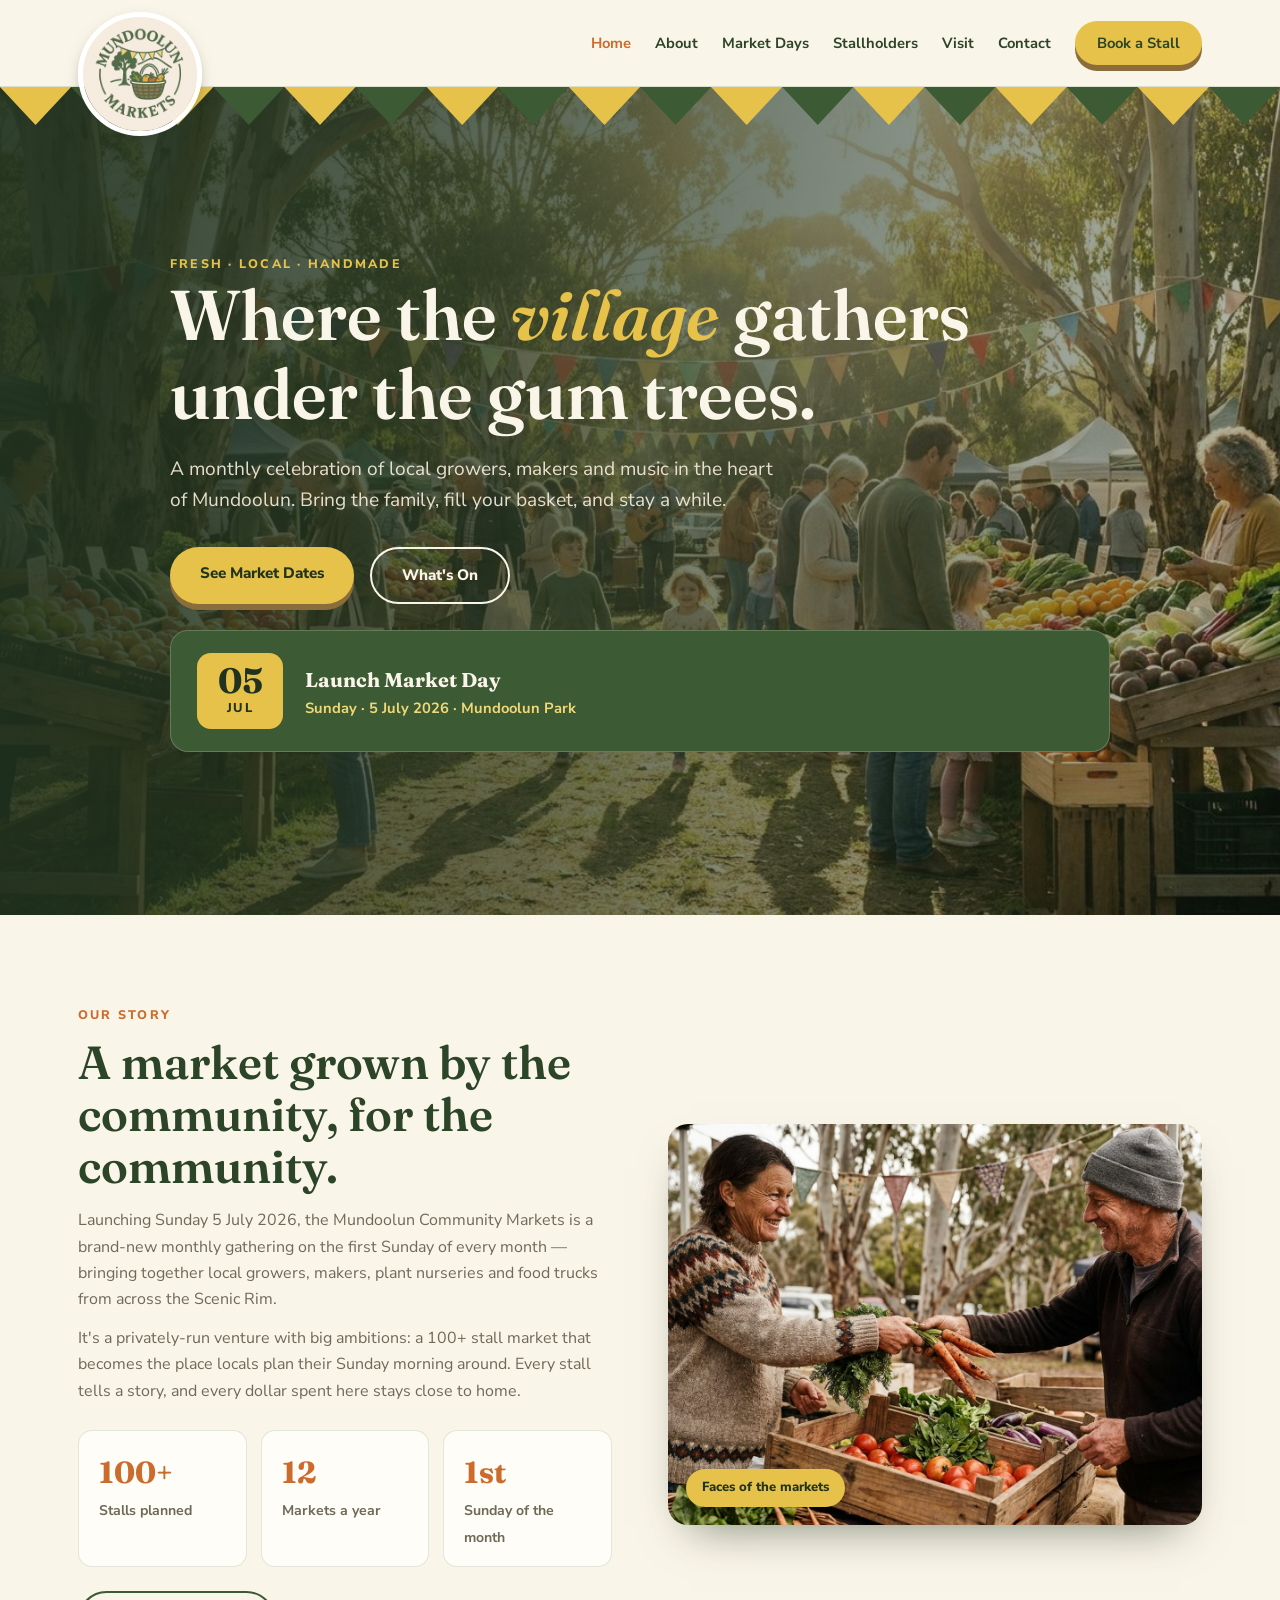
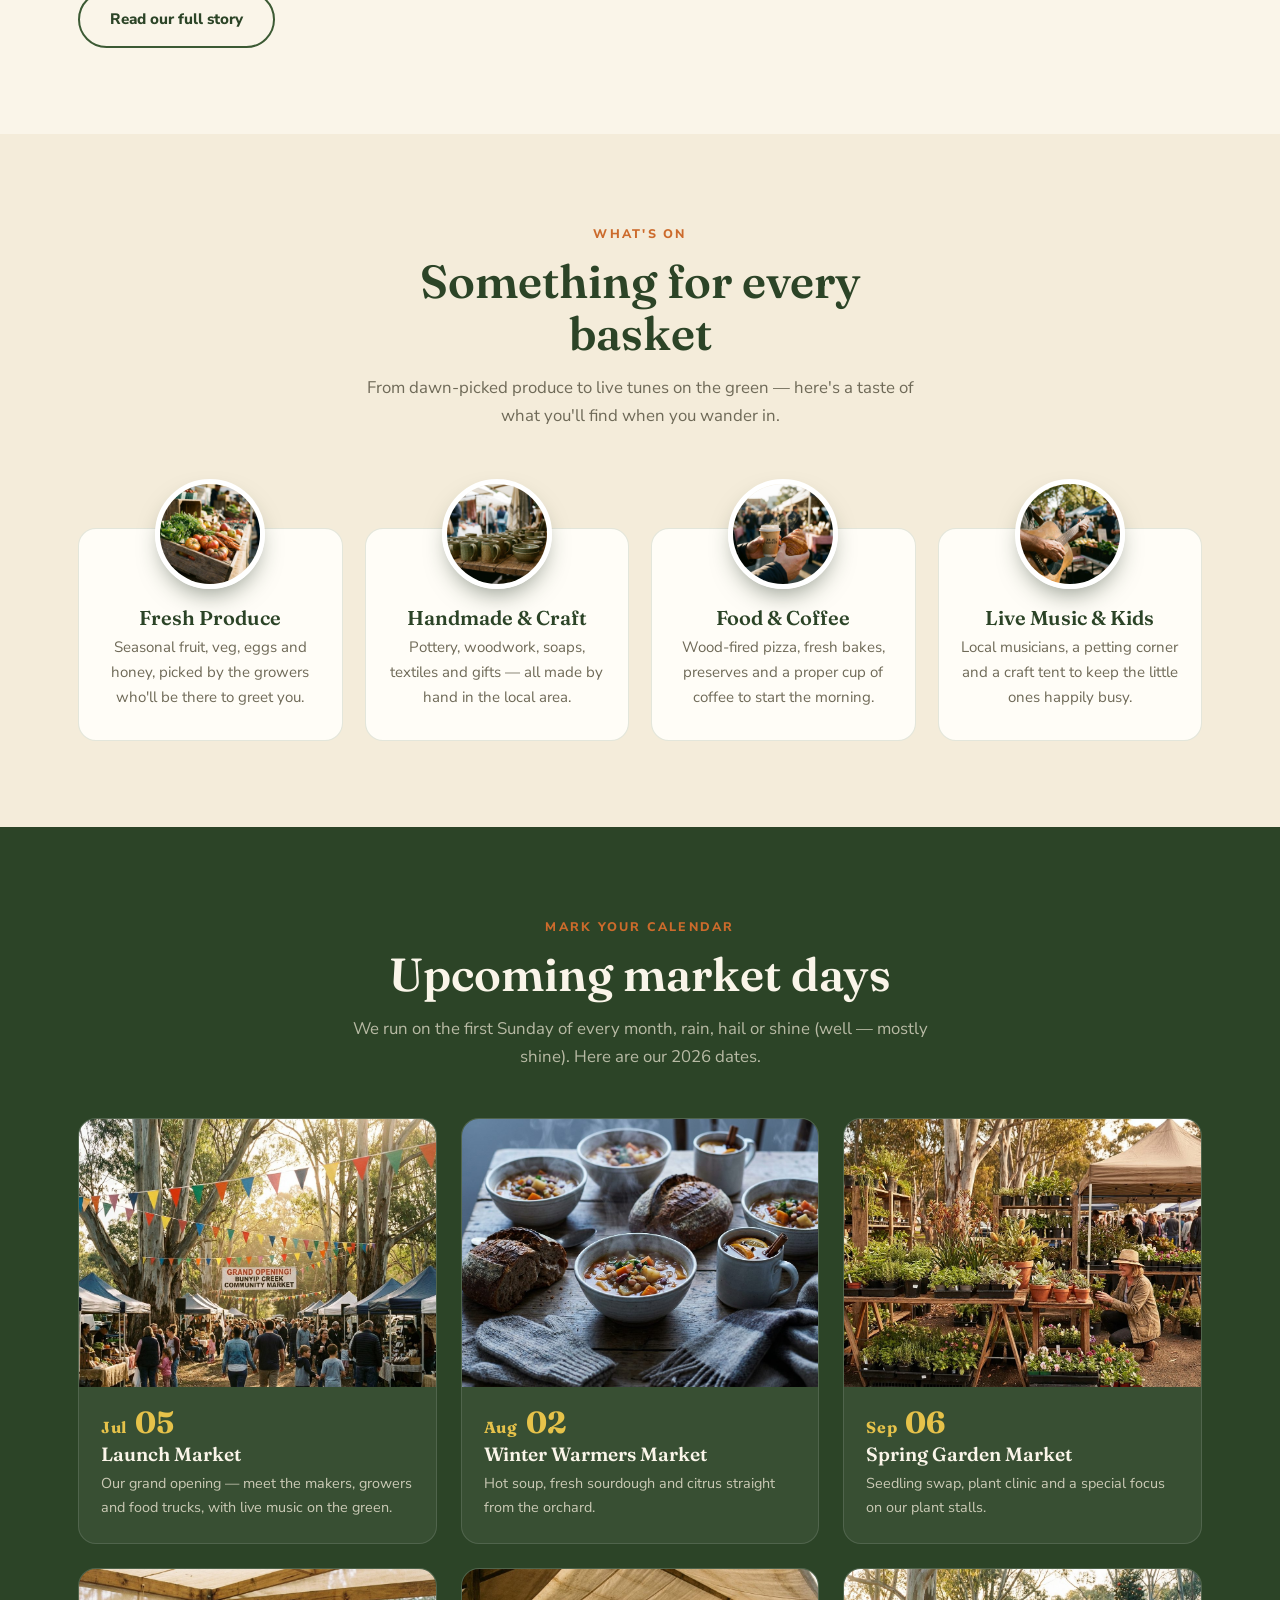
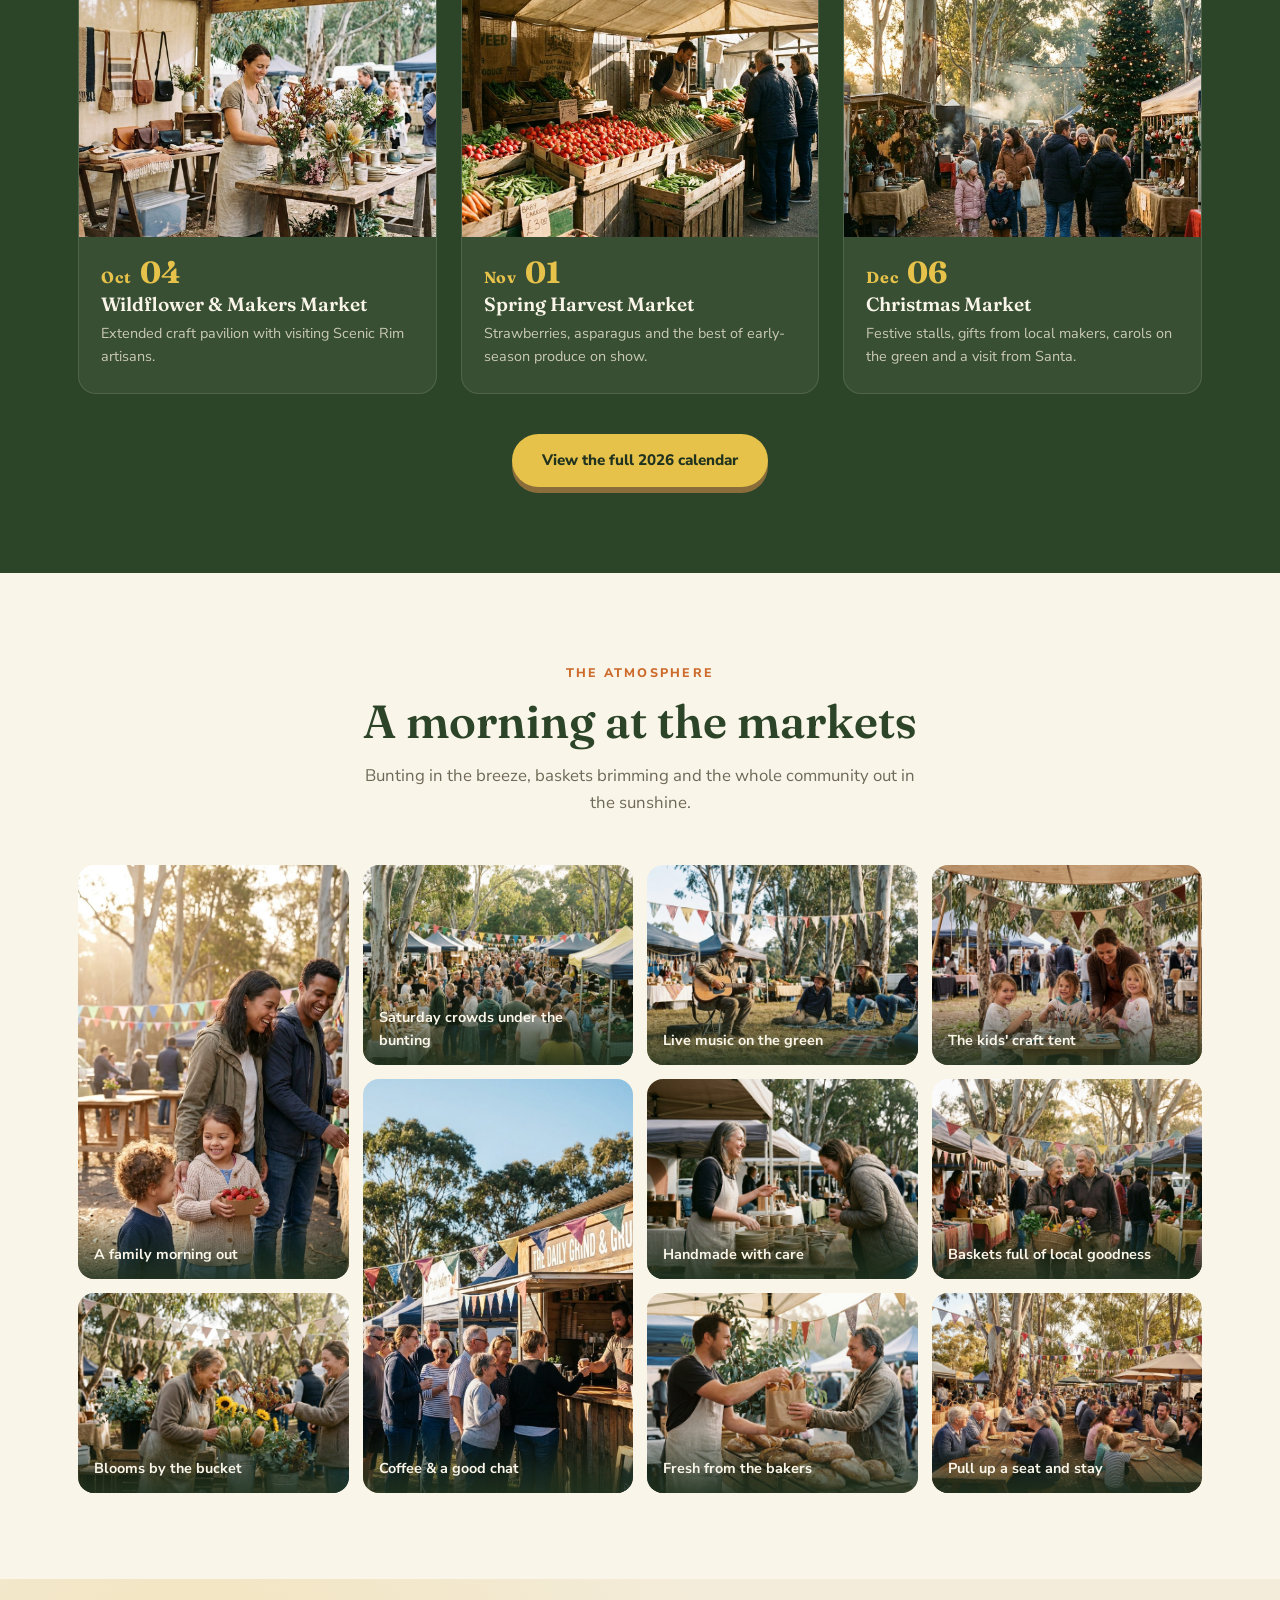
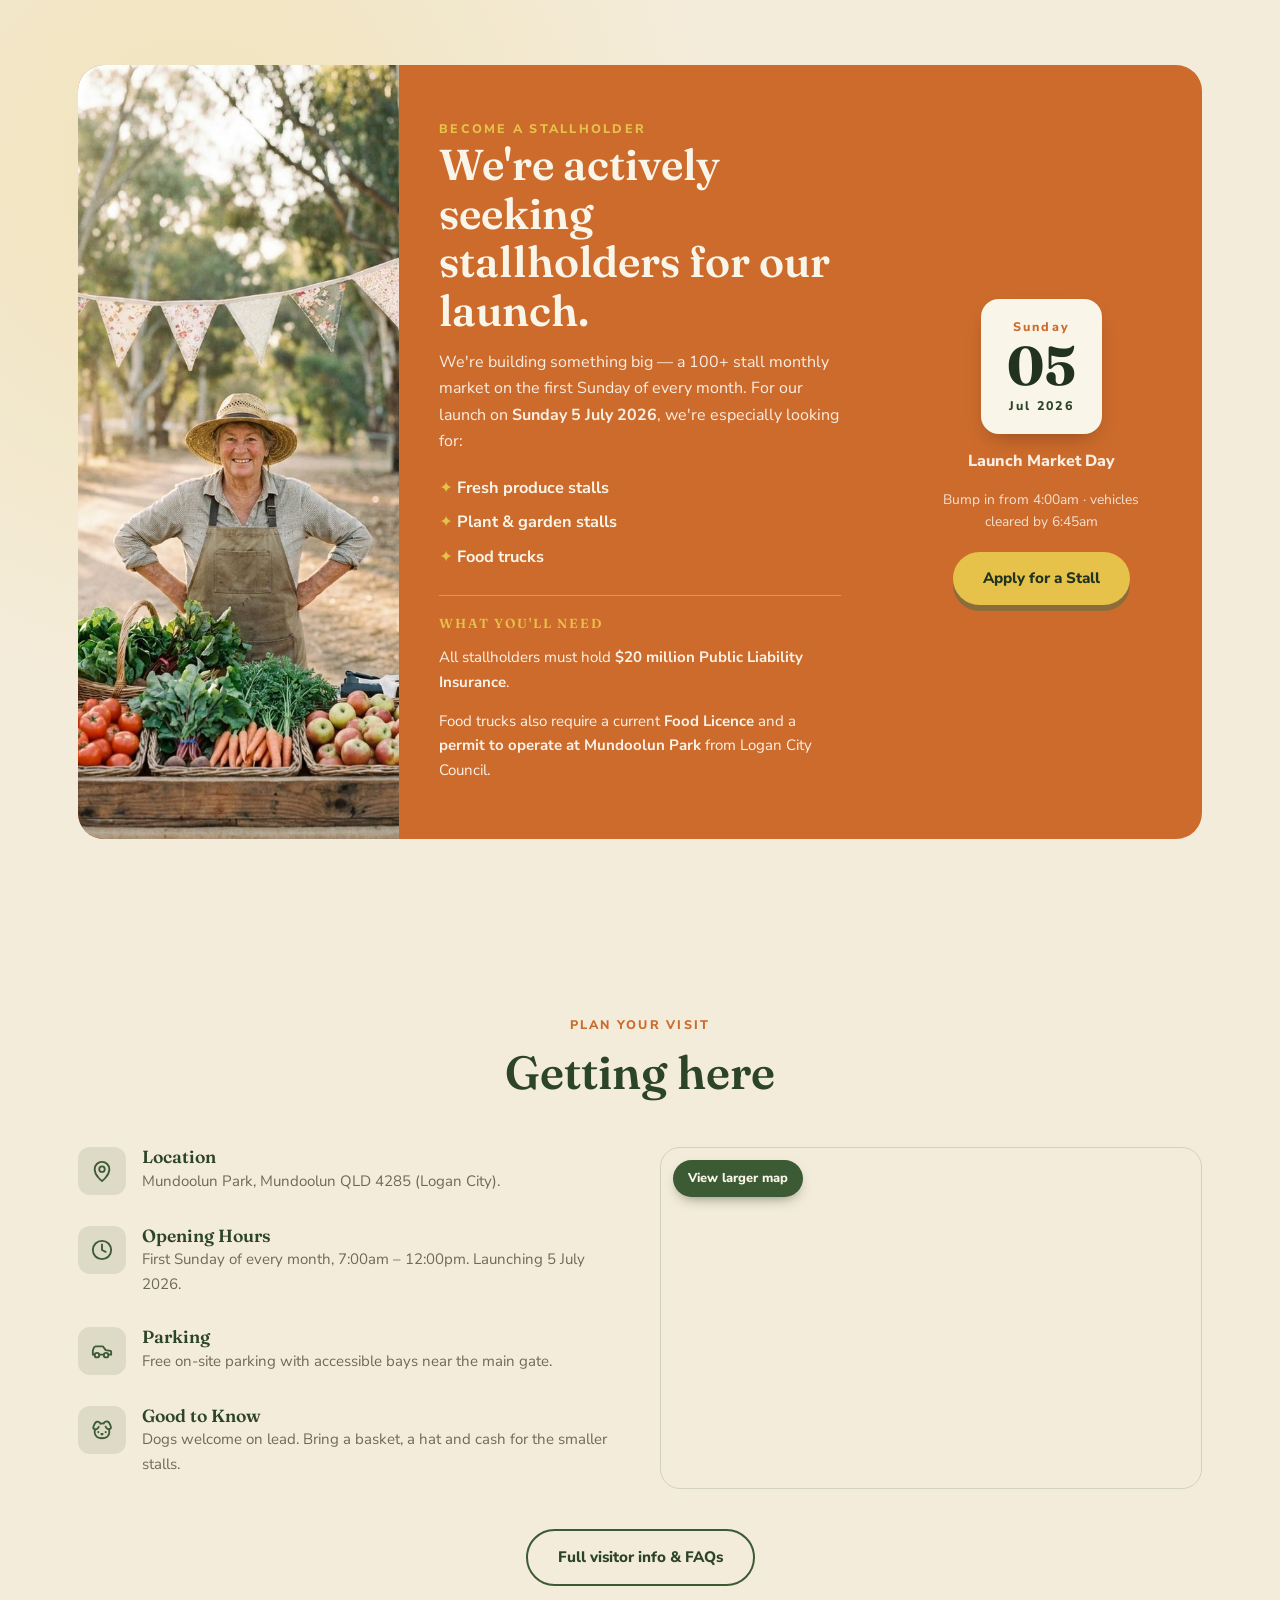
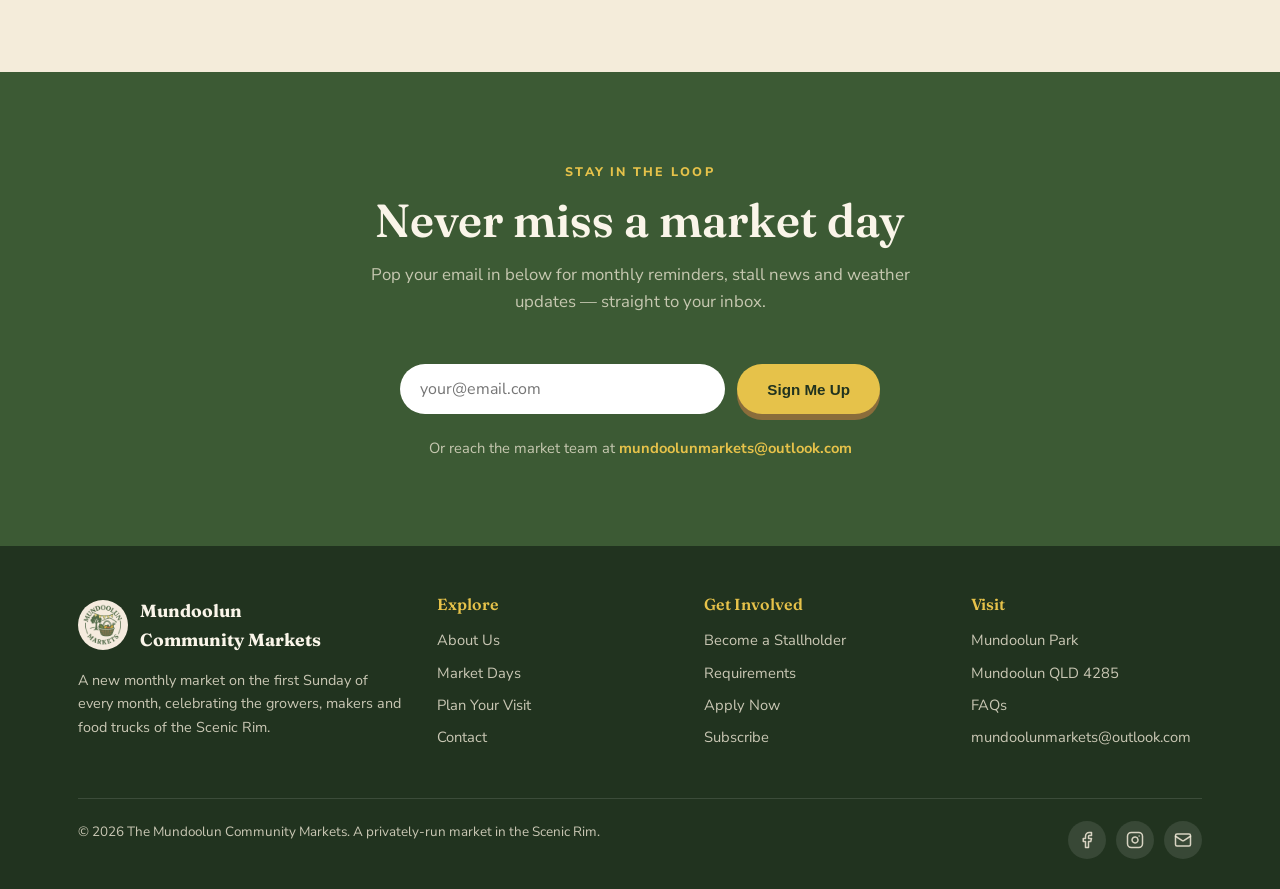
<file: index.html>
<!DOCTYPE html>
<html lang="en">
<head>
<meta charset="UTF-8" />
<meta name="viewport" content="width=device-width, initial-scale=1.0" />
<title>The Mundoolun Community Markets</title>
<link rel="preconnect" href="https://fonts.googleapis.com" />
<link rel="preconnect" href="https://fonts.gstatic.com" crossorigin />
<link href="https://fonts.googleapis.com/css2?family=Fraunces:opsz,wght@9..144,400;9..144,500;9..144,600;9..144,700&family=Nunito+Sans:wght@400;600;700;800&display=swap" rel="stylesheet" />
<link rel="stylesheet" href="styles.css" />
<script src="script.js" defer></script>
<meta name="google-site-verification" content="160r-OOctHJaBGYQ8JL9MS2NrWQXVX5iEY2FhUv9DRs" />
</head>
<body>

<!-- ===== NAV ===== -->
<header class="nav">
  <div class="nav-inner">
    <a class="brand" href="index.html">
      <img src="images/logo.jpg" alt="The Mundoolun Community Markets" />
    </a>
    <button class="nav-toggle" aria-label="Toggle menu" aria-expanded="false"><span></span><span></span><span></span></button>
    <nav class="links">
      <a href="index.html" class="active">Home</a>
      <a href="about.html">About</a>
      <a href="markets.html">Market Days</a>
      <a href="stallholders.html">Stallholders</a>
      <a href="visit.html">Visit</a>
      <a href="contact.html">Contact</a>
      <a href="stallholders.html" class="btn btn-yellow" style="padding:10px 22px;">Book a Stall</a>
    </nav>
  </div>
</header>

<!-- ===== HERO ===== -->
<section class="hero" id="top">
  <div class="bunting" aria-hidden="true">
    <span></span><span></span><span></span><span></span><span></span><span></span>
    <span></span><span></span><span></span><span></span><span></span><span></span>
    <span></span><span></span><span></span><span></span><span></span><span></span>
  </div>
  <div class="wrap">
    <div class="hero-inner">
      <span class="eyebrow">Fresh · Local · Handmade</span>
      <h1>Where the <em>village</em> gathers under the gum trees.</h1>
      <p class="lead">A monthly celebration of local growers, makers and music in the
        heart of Mundoolun. Bring the family, fill your basket, and stay a while.</p>
      <div class="hero-cta">
        <a href="markets.html" class="btn btn-yellow">See Market Dates</a>
        <a href="#stalls" class="btn btn-ghost">What's On</a>
      </div>
      <div class="next-card">
        <div class="date-box">
          <div class="d">05</div>
          <div class="m">Jul</div>
        </div>
        <div class="info">
          <b>Launch Market Day</b>
          <span>Sunday · 5 July 2026 · Mundoolun Park</span>
        </div>
      </div>
    </div>
  </div>
</section>

<!-- ===== ABOUT ===== -->
<section class="about" id="about">
  <div class="wrap about-grid">
    <div>
      <span class="eyebrow">Our Story</span>
      <h2 style="font-size:clamp(2rem,4vw,2.9rem);margin:10px 0 14px;">
        A market grown by the community, for the community.</h2>
      <p style="color:var(--muted);">Launching Sunday 5 July 2026, the Mundoolun
        Community Markets is a brand-new monthly gathering on the first Sunday
        of every month — bringing together local growers, makers, plant
        nurseries and food trucks from across the Scenic Rim.</p>
      <p style="color:var(--muted);margin-top:12px;">It's a privately-run venture
        with big ambitions: a 100+ stall market that becomes the place locals
        plan their Sunday morning around. Every stall tells a story, and every
        dollar spent here stays close to home.</p>
      <div class="about-stats">
        <div class="stat"><b>100+</b><span>Stalls planned</span></div>
        <div class="stat"><b>12</b><span>Markets a year</span></div>
        <div class="stat"><b>1st</b><span>Sunday of the month</span></div>
      </div>
      <p style="margin-top:24px;"><a href="about.html" class="btn btn-ghost">Read our full story</a></p>
    </div>
    <div class="about-photo">
      <img src="images/about-market.jpg" alt="A market vendor handing fresh carrots to a customer" />
      <span class="tag">Faces of the markets</span>
    </div>
  </div>
</section>

<!-- ===== STALLS / WHAT'S ON ===== -->
<section id="stalls">
  <div class="wrap">
    <div class="section-head center">
      <span class="eyebrow">What's On</span>
      <h2>Something for every basket</h2>
      <p>From dawn-picked produce to live tunes on the green — here's a taste of
        what you'll find when you wander in.</p>
    </div>
    <div class="stall-grid">
      <div class="stall">
        <img class="stall-img" src="images/stall-produce.jpg" alt="A crate of fresh produce" />
        <h3>Fresh Produce</h3>
        <p>Seasonal fruit, veg, eggs and honey, picked by the growers who'll be
          there to greet you.</p>
      </div>
      <div class="stall">
        <img class="stall-img" src="images/stall-craft.jpg" alt="Handmade ceramic pottery" />
        <h3>Handmade &amp; Craft</h3>
        <p>Pottery, woodwork, soaps, textiles and gifts — all made by hand in the
          local area.</p>
      </div>
      <div class="stall">
        <img class="stall-img" src="images/stall-food.jpg" alt="Coffee and a fresh pastry" />
        <h3>Food &amp; Coffee</h3>
        <p>Wood-fired pizza, fresh bakes, preserves and a proper cup of coffee to
          start the morning.</p>
      </div>
      <div class="stall">
        <img class="stall-img" src="images/stall-music.jpg" alt="A musician playing guitar" />
        <h3>Live Music &amp; Kids</h3>
        <p>Local musicians, a petting corner and a craft tent to keep the little
          ones happily busy.</p>
      </div>
    </div>
  </div>
</section>

<!-- ===== CALENDAR ===== -->
<section class="calendar" id="calendar">
  <div class="wrap">
    <div class="section-head center">
      <span class="eyebrow">Mark Your Calendar</span>
      <h2>Upcoming market days</h2>
      <p>We run on the first Sunday of every month, rain, hail or shine
        (well — mostly shine). Here are our 2026 dates.</p>
    </div>
    <div class="cal-grid">
      <article class="cal-card">
        <div class="cal-thumb">
          <img src="images/cal-launch.jpg" alt="Grand opening of the markets" />
        </div>
        <div class="cal-body">
          <div class="cal-date"><span class="m">Jul</span><span class="d">05</span></div>
          <h4>Launch Market</h4>
          <p>Our grand opening — meet the makers, growers and food trucks, with live music on the green.</p>
        </div>
      </article>
      <article class="cal-card">
        <div class="cal-thumb">
          <img src="images/cal-winter.jpg" alt="Warm soup and bread on a winter market day" />
        </div>
        <div class="cal-body">
          <div class="cal-date"><span class="m">Aug</span><span class="d">02</span></div>
          <h4>Winter Warmers Market</h4>
          <p>Hot soup, fresh sourdough and citrus straight from the orchard.</p>
        </div>
      </article>
      <article class="cal-card">
        <div class="cal-thumb">
          <img src="images/cal-plants.jpg" alt="A plant and seedling stall" />
        </div>
        <div class="cal-body">
          <div class="cal-date"><span class="m">Sep</span><span class="d">06</span></div>
          <h4>Spring Garden Market</h4>
          <p>Seedling swap, plant clinic and a special focus on our plant stalls.</p>
        </div>
      </article>
      <article class="cal-card">
        <div class="cal-thumb">
          <img src="images/cal-makers.jpg" alt="Wildflowers and craft goods at a market stall" />
        </div>
        <div class="cal-body">
          <div class="cal-date"><span class="m">Oct</span><span class="d">04</span></div>
          <h4>Wildflower &amp; Makers Market</h4>
          <p>Extended craft pavilion with visiting Scenic Rim artisans.</p>
        </div>
      </article>
      <article class="cal-card">
        <div class="cal-thumb">
          <img src="images/cal-harvest.jpg" alt="Strawberries and asparagus at a produce stall" />
        </div>
        <div class="cal-body">
          <div class="cal-date"><span class="m">Nov</span><span class="d">01</span></div>
          <h4>Spring Harvest Market</h4>
          <p>Strawberries, asparagus and the best of early-season produce on show.</p>
        </div>
      </article>
      <article class="cal-card">
        <div class="cal-thumb">
          <img src="images/cal-christmas.jpg" alt="A festive Christmas market with fairy lights" />
        </div>
        <div class="cal-body">
          <div class="cal-date"><span class="m">Dec</span><span class="d">06</span></div>
          <h4>Christmas Market</h4>
          <p>Festive stalls, gifts from local makers, carols on the green and a visit from Santa.</p>
        </div>
      </article>
    </div>
    <p style="text-align:center;margin-top:40px;">
      <a href="markets.html" class="btn btn-yellow">View the full 2026 calendar</a>
    </p>
  </div>
</section>

<!-- ===== GALLERY ===== -->
<section class="gallery" id="gallery">
  <div class="wrap">
    <div class="section-head center">
      <span class="eyebrow">The Atmosphere</span>
      <h2>A morning at the markets</h2>
      <p>Bunting in the breeze, baskets brimming and the whole community out in
        the sunshine.</p>
    </div>
    <div class="gal-grid">
      <figure class="tall">
        <img src="images/gallery-family.jpg" alt="A family with children browsing the markets" />
        <figcaption>A family morning out</figcaption>
      </figure>
      <figure>
        <img src="images/gallery-crowd.jpg" alt="Crowds browsing market stalls" />
        <figcaption>Saturday crowds under the bunting</figcaption>
      </figure>
      <figure>
        <img src="images/gallery-music.jpg" alt="A musician playing at the markets" />
        <figcaption>Live music on the green</figcaption>
      </figure>
      <figure>
        <img src="images/gallery-kids.jpg" alt="Children at the kids craft tent" />
        <figcaption>The kids' craft tent</figcaption>
      </figure>
      <figure class="tall">
        <img src="images/gallery-coffee.jpg" alt="People queuing at the coffee stall" />
        <figcaption>Coffee &amp; a good chat</figcaption>
      </figure>
      <figure>
        <img src="images/gallery-pottery.jpg" alt="An artisan at her pottery stall" />
        <figcaption>Handmade with care</figcaption>
      </figure>
      <figure>
        <img src="images/gallery-couple.jpg" alt="A couple with a basket of fresh produce" />
        <figcaption>Baskets full of local goodness</figcaption>
      </figure>
      <figure>
        <img src="images/gallery-flowers.jpg" alt="A flower vendor arranging sunflowers" />
        <figcaption>Blooms by the bucket</figcaption>
      </figure>
      <figure>
        <img src="images/gallery-bread.jpg" alt="A baker handing over fresh bread" />
        <figcaption>Fresh from the bakers</figcaption>
      </figure>
      <figure>
        <img src="images/gallery-picnic.jpg" alt="People sharing a meal at picnic tables" />
        <figcaption>Pull up a seat and stay</figcaption>
      </figure>
    </div>
  </div>
</section>

<!-- ===== STALLHOLDER CTA ===== -->
<section class="vendor" id="stallholder">
  <div class="wrap">
    <div class="vendor-box">
      <div class="vendor-image">
        <img src="images/vendor-stallholder.jpg" alt="A proud stallholder at their market stall" />
      </div>
      <div class="vendor-content">
        <span class="eyebrow" style="color:var(--yellow);">Become a Stallholder</span>
        <h2>We're actively seeking stallholders for our launch.</h2>
        <p>We're building something big — a 100+ stall monthly market on
          the first Sunday of every month. For our launch on
          <b>Sunday 5 July 2026</b>, we're especially looking for:</p>
        <ul class="vendor-perks">
          <li>Fresh produce stalls</li>
          <li>Plant &amp; garden stalls</li>
          <li>Food trucks</li>
        </ul>
        <div class="vendor-reqs">
          <h4>What you'll need</h4>
          <p>All stallholders must hold <b>$20 million Public Liability Insurance</b>.</p>
          <p>Food trucks also require a current <b>Food Licence</b> and a
            <b>permit to operate at Mundoolun Park</b> from Logan City Council.</p>
        </div>
      </div>
      <div class="vendor-action">
        <div class="launch-date">
          <div class="ld-day">Sunday</div>
          <div class="ld-num">05</div>
          <div class="ld-month">Jul 2026</div>
        </div>
        <p class="label">Launch Market Day</p>
        <p class="setup">Bump in from 4:00am · vehicles cleared by 6:45am</p>
        <a href="stallholders.html" class="btn btn-yellow">Apply for a Stall</a>
      </div>
    </div>
  </div>
</section>

<!-- ===== VISITOR INFO ===== -->
<section id="visit">
  <div class="wrap">
    <div class="section-head center">
      <span class="eyebrow">Plan Your Visit</span>
      <h2>Getting here</h2>
    </div>
    <div class="visit-grid">
      <div class="info-list">
        <div class="info-row">
          <div class="ico"><svg class="icon" aria-hidden="true"><use href="icons.svg#map-pin"/></svg></div>
          <div><h4>Location</h4><p>Mundoolun Park, Mundoolun QLD 4285 (Logan City).</p></div>
        </div>
        <div class="info-row">
          <div class="ico"><svg class="icon" aria-hidden="true"><use href="icons.svg#clock"/></svg></div>
          <div><h4>Opening Hours</h4><p>First Sunday of every month, 7:00am – 12:00pm. Launching 5 July 2026.</p></div>
        </div>
        <div class="info-row">
          <div class="ico"><svg class="icon" aria-hidden="true"><use href="icons.svg#car"/></svg></div>
          <div><h4>Parking</h4><p>Free on-site parking with accessible bays near the main gate.</p></div>
        </div>
        <div class="info-row">
          <div class="ico"><svg class="icon" aria-hidden="true"><use href="icons.svg#dog"/></svg></div>
          <div><h4>Good to Know</h4><p>Dogs welcome on lead. Bring a basket, a hat and cash for the smaller stalls.</p></div>
        </div>
      </div>
      <div class="map">
        <iframe
          title="Map showing Mundoolun Reserve"
          src="https://www.openstreetmap.org/export/embed.html?bbox=153.043%2C-27.891%2C153.103%2C-27.841&amp;layer=mapnik&amp;marker=-27.866%2C153.073"
          loading="lazy" referrerpolicy="no-referrer-when-downgrade"></iframe>
        <a class="map-link" href="https://www.openstreetmap.org/?mlat=-27.866&amp;mlon=153.073#map=14/-27.866/153.073" target="_blank" rel="noopener">View larger map</a>
      </div>
    </div>
    <p style="text-align:center;margin-top:40px;">
      <a href="visit.html" class="btn btn-ghost">Full visitor info &amp; FAQs</a>
    </p>
  </div>
</section>

<!-- ===== NEWSLETTER ===== -->
<section class="contact-band" id="newsletter">
  <div class="wrap">
    <div class="section-head center">
      <span class="eyebrow" style="color:var(--yellow);">Stay in the Loop</span>
      <h2>Never miss a market day</h2>
      <p>Pop your email in below for monthly reminders, stall news and weather
        updates — straight to your inbox.</p>
    </div>
    <form class="news-form" onsubmit="return false;">
      <input type="email" placeholder="your@email.com" aria-label="Email address" />
      <button class="btn btn-yellow" type="submit">Sign Me Up</button>
    </form>
    <p style="text-align:center;margin-top:22px;color:rgba(244,236,218,.75);font-size:.92rem;">
      Or reach the market team at
      <a href="mailto:mundoolunmarkets@outlook.com" style="color:var(--yellow);font-weight:700;">mundoolunmarkets@outlook.com</a>
    </p>
  </div>
</section>

<!-- ===== FOOTER ===== -->
<footer class="foot">
  <div class="wrap">
    <div class="foot-grid">
      <div>
        <div class="foot-brand">
          <img src="images/logo.jpg" alt="Mundoolun Community Markets logo" />
          <b>Mundoolun<br />Community Markets</b>
        </div>
        <p style="font-size:.9rem;">A new monthly market on the first Sunday of every
          month, celebrating the growers, makers and food trucks of the Scenic Rim.</p>
      </div>
      <div>
        <h4>Explore</h4>
        <a href="about.html">About Us</a>
        <a href="markets.html">Market Days</a>
        <a href="visit.html">Plan Your Visit</a>
        <a href="contact.html">Contact</a>
      </div>
      <div>
        <h4>Get Involved</h4>
        <a href="stallholders.html">Become a Stallholder</a>
        <a href="stallholders.html#requirements">Requirements</a>
        <a href="stallholders.html#apply">Apply Now</a>
        <a href="#newsletter">Subscribe</a>
      </div>
      <div>
        <h4>Visit</h4>
        <a href="visit.html">Mundoolun Park</a>
        <a href="visit.html">Mundoolun QLD 4285</a>
        <a href="visit.html#faqs">FAQs</a>
        <a href="mailto:mundoolunmarkets@outlook.com">mundoolunmarkets@outlook.com</a>
      </div>
    </div>
    <div class="foot-bottom">
      <span>© 2026 The Mundoolun Community Markets. A privately-run market in the Scenic Rim.</span>
      <div class="socials">
        <a href="#" aria-label="Facebook"><svg class="icon" aria-hidden="true"><use href="icons.svg#facebook"/></svg></a>
        <a href="#" aria-label="Instagram"><svg class="icon" aria-hidden="true"><use href="icons.svg#instagram"/></svg></a>
        <a href="mailto:mundoolunmarkets@outlook.com" aria-label="Email"><svg class="icon" aria-hidden="true"><use href="icons.svg#mail"/></svg></a>
      </div>
    </div>
  </div>
</footer>

</body>
</html>
</file>
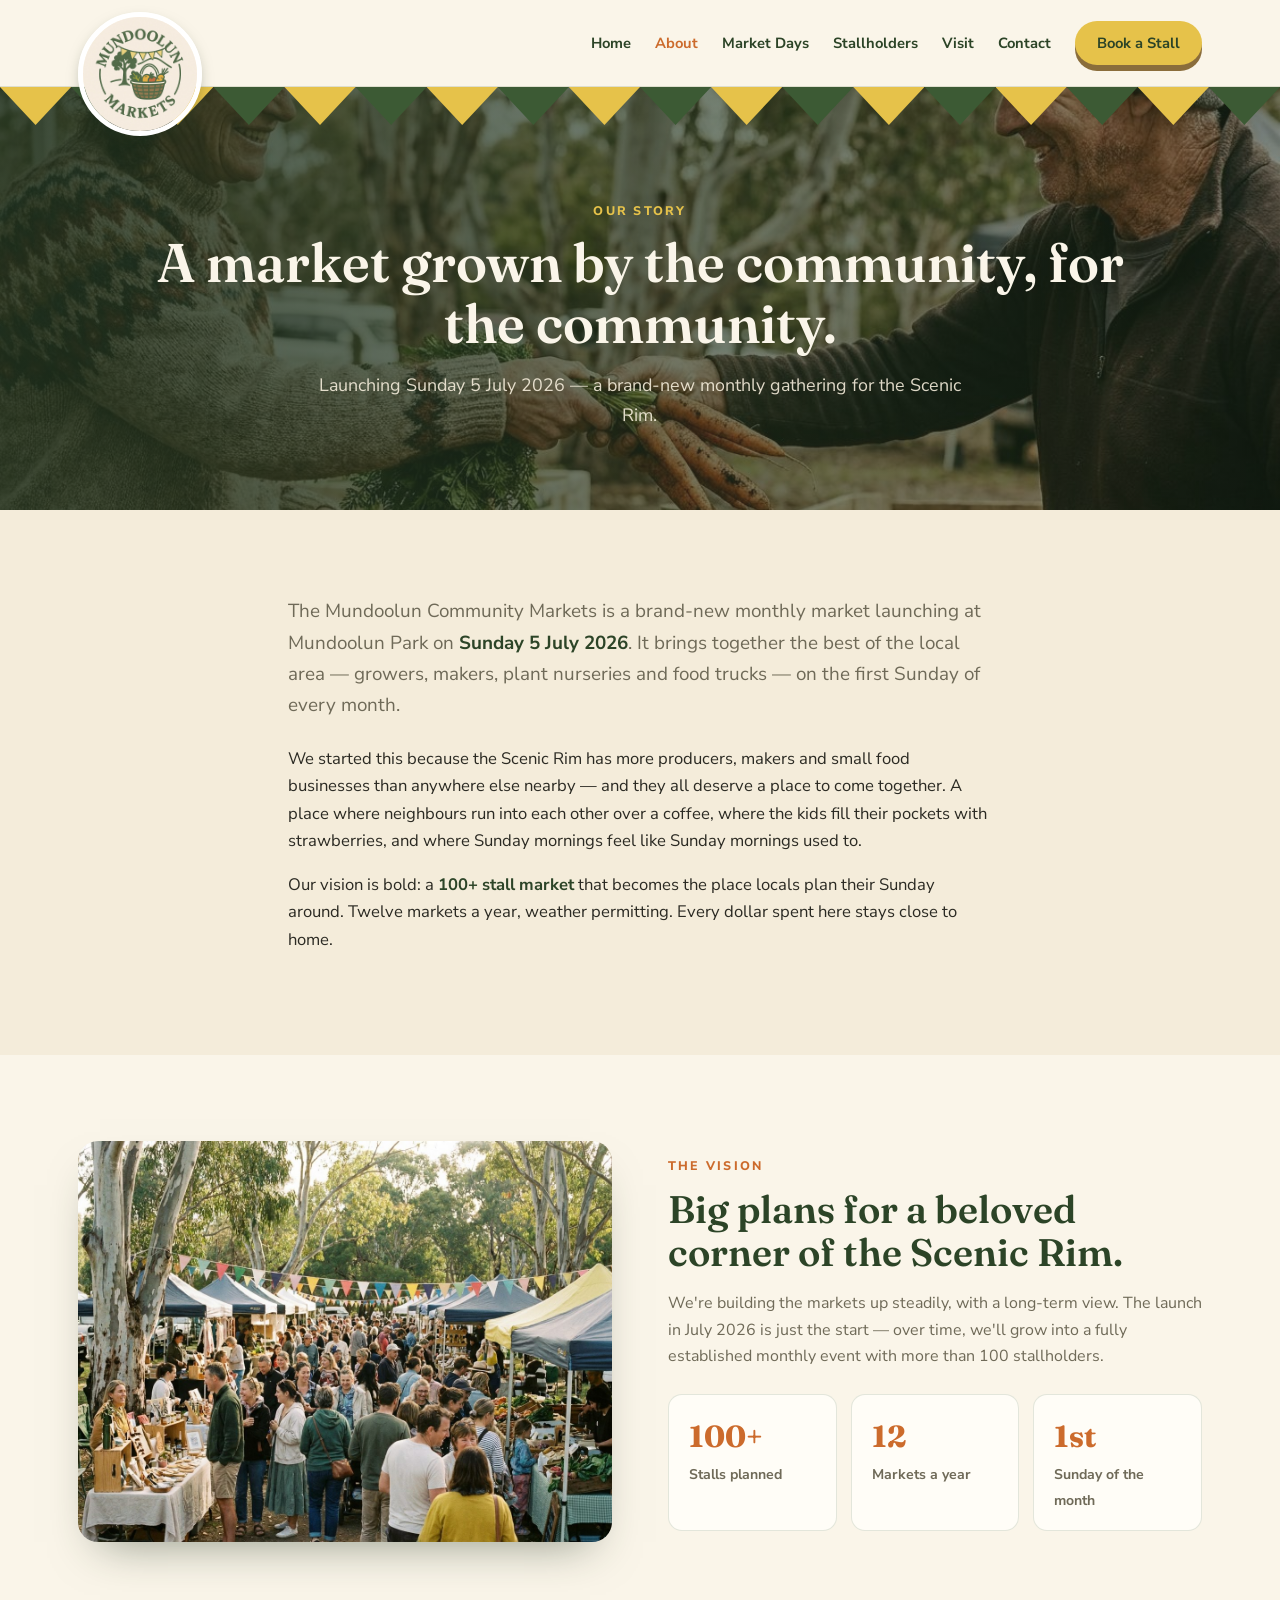
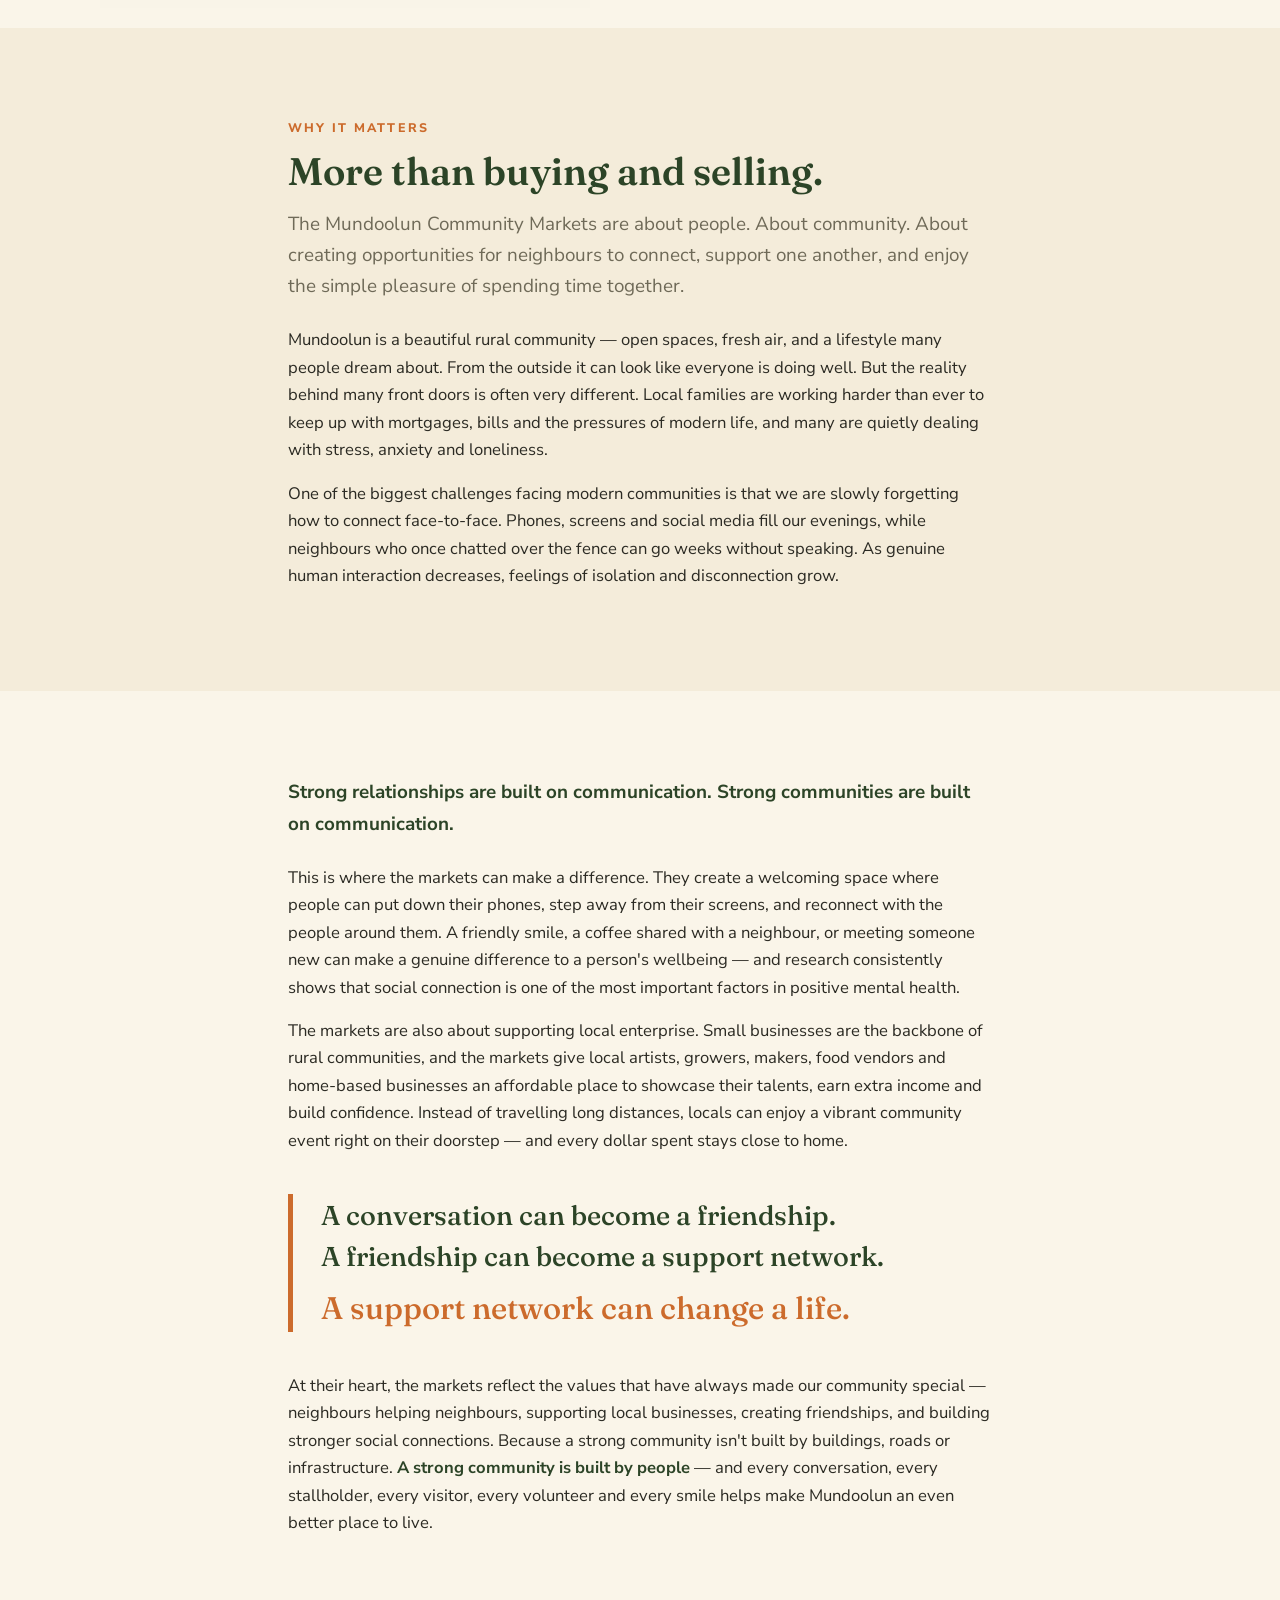
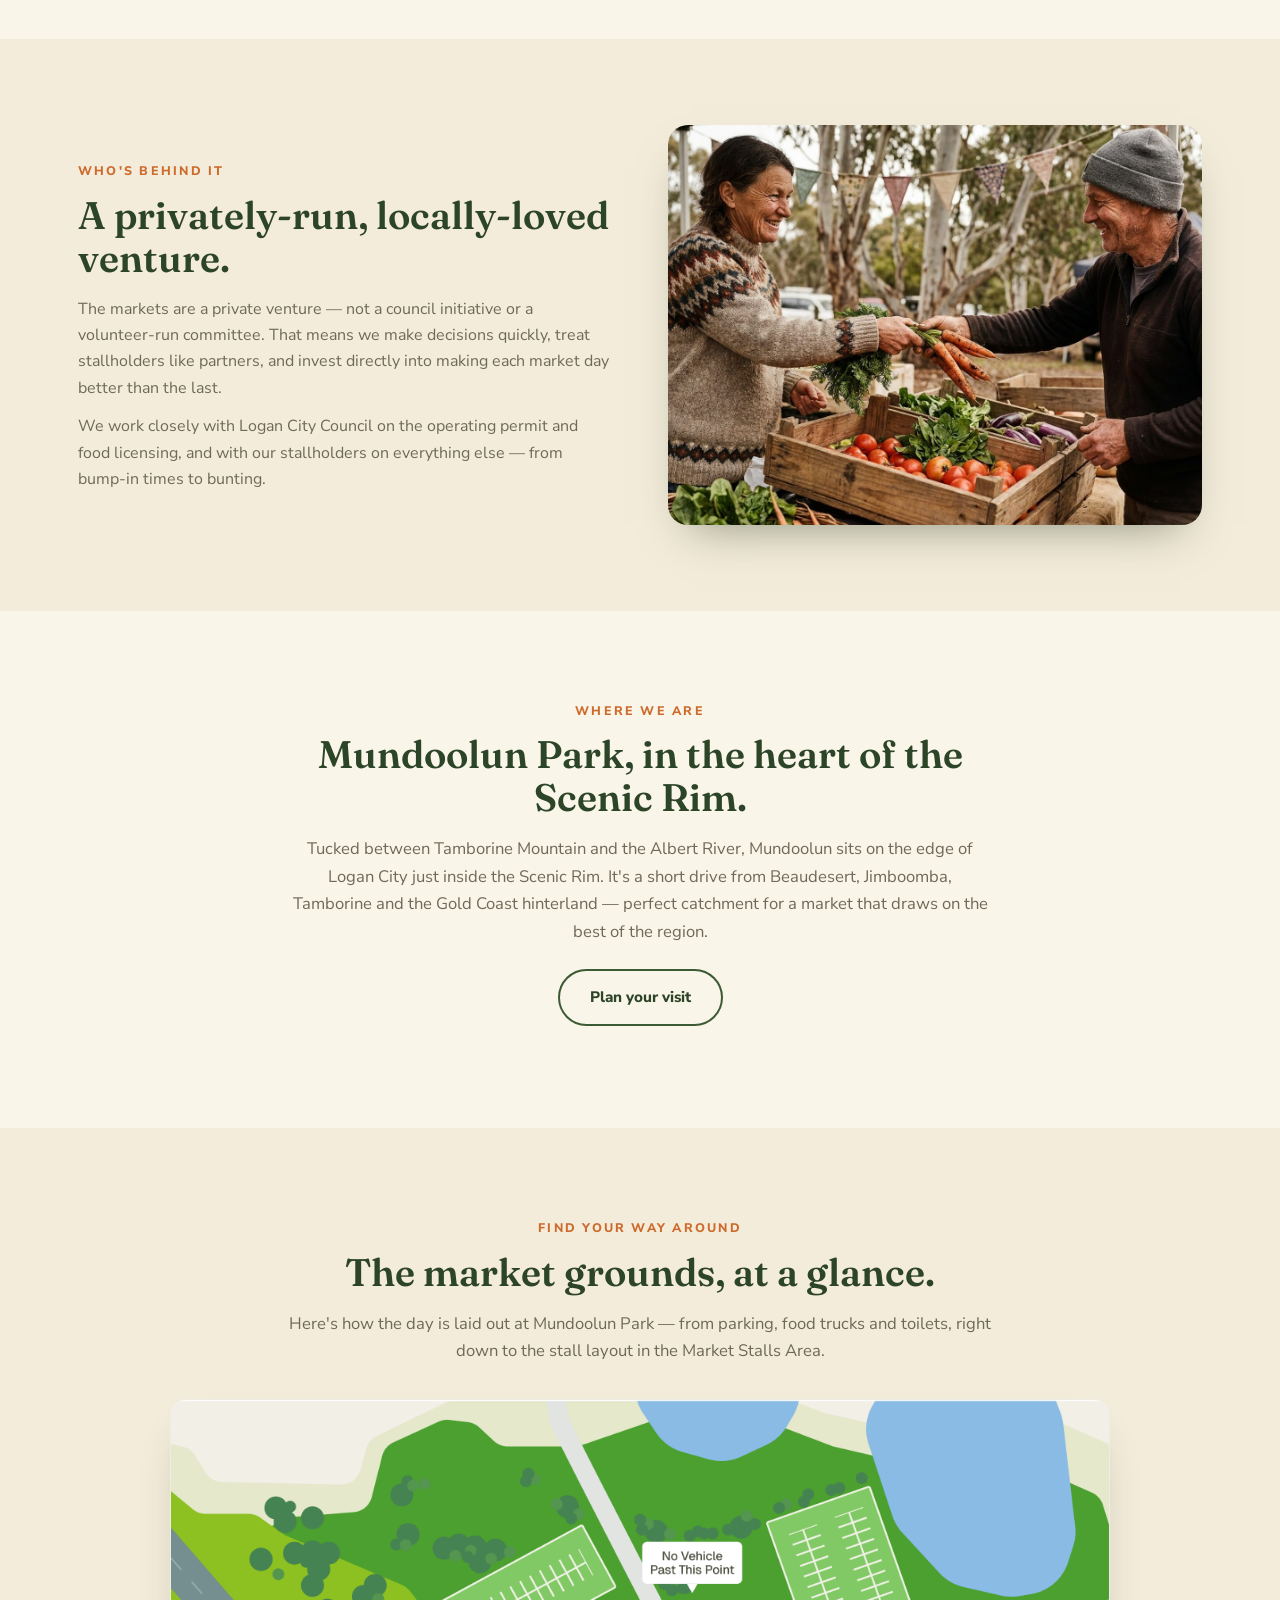
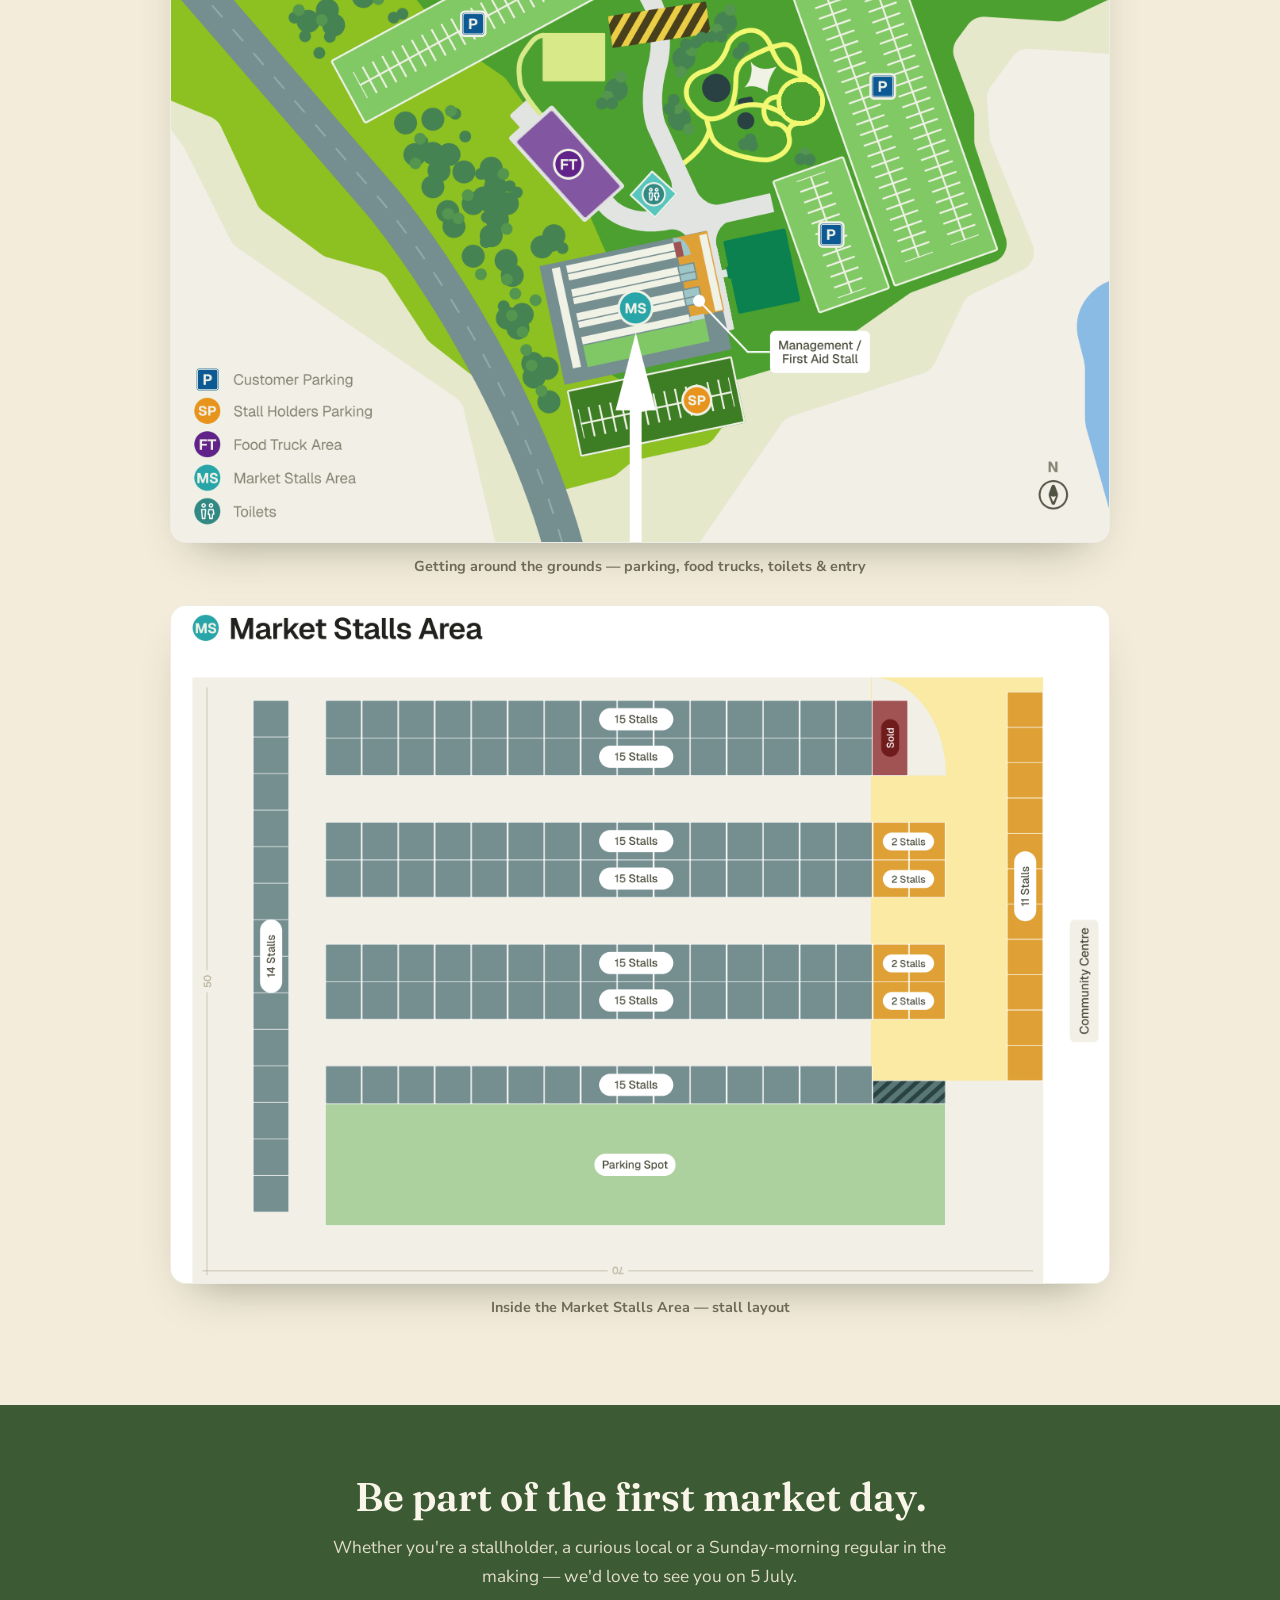
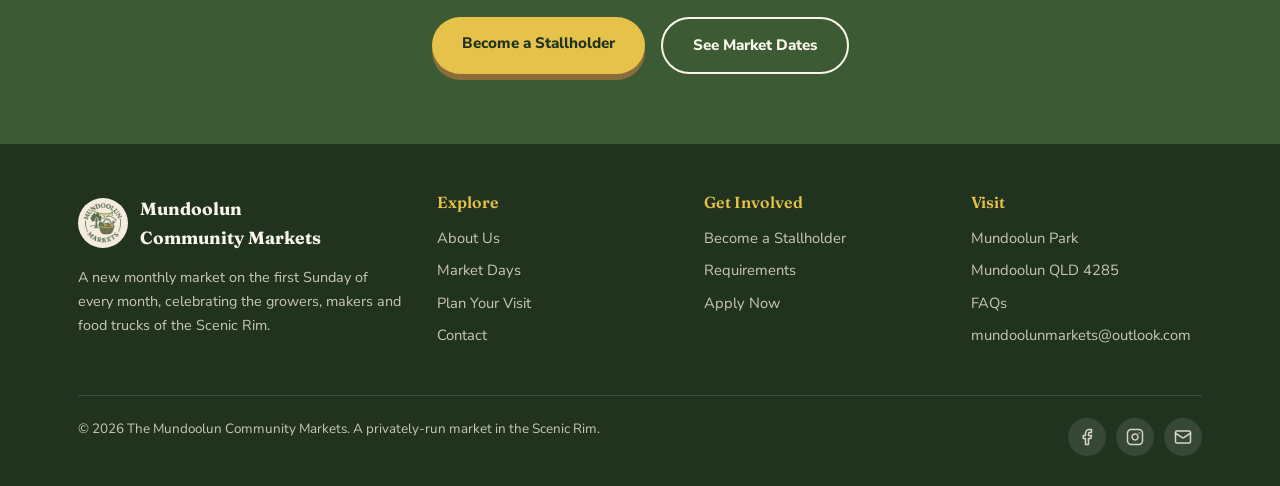
<file: about.html>
<!DOCTYPE html>
<html lang="en">
<head>
<meta charset="UTF-8" />
<meta name="viewport" content="width=device-width, initial-scale=1.0" />
<title>About · The Mundoolun Community Markets</title>
<link rel="preconnect" href="https://fonts.googleapis.com" />
<link rel="preconnect" href="https://fonts.gstatic.com" crossorigin />
<link href="https://fonts.googleapis.com/css2?family=Fraunces:opsz,wght@9..144,400;9..144,500;9..144,600;9..144,700&family=Nunito+Sans:wght@400;600;700;800&display=swap" rel="stylesheet" />
<link rel="stylesheet" href="styles.css" />
<script src="script.js" defer></script>
</head>
<body>

<!-- ===== NAV ===== -->
<header class="nav">
  <div class="nav-inner">
    <a class="brand" href="index.html">
      <img src="images/logo.jpg" alt="The Mundoolun Community Markets" />
    </a>
    <button class="nav-toggle" aria-label="Toggle menu" aria-expanded="false"><span></span><span></span><span></span></button>
    <nav class="links">
      <a href="index.html">Home</a>
      <a href="about.html" class="active">About</a>
      <a href="markets.html">Market Days</a>
      <a href="stallholders.html">Stallholders</a>
      <a href="visit.html">Visit</a>
      <a href="contact.html">Contact</a>
      <a href="stallholders.html" class="btn btn-yellow" style="padding:10px 22px;">Book a Stall</a>
    </nav>
  </div>
</header>

<!-- ===== PAGE HERO ===== -->
<section class="page-hero" style="--page-hero-bg: url('images/about-market.jpg');">
  <div class="bunting" aria-hidden="true">
    <span></span><span></span><span></span><span></span><span></span><span></span>
    <span></span><span></span><span></span><span></span><span></span><span></span>
    <span></span><span></span><span></span><span></span><span></span><span></span>
  </div>
  <div class="wrap">
    <span class="eyebrow">Our Story</span>
    <h1>A market grown by the community, for the community.</h1>
    <p class="lead">Launching Sunday 5 July 2026 — a brand-new monthly gathering for the Scenic Rim.</p>
  </div>
</section>

<!-- ===== STORY ===== -->
<section>
  <div class="wrap prose">
    <p class="lead">The Mundoolun Community Markets is a brand-new monthly market launching at
      Mundoolun Park on <b>Sunday 5 July 2026</b>. It brings together the best of the local
      area — growers, makers, plant nurseries and food trucks — on the first Sunday of every
      month.</p>
    <p>We started this because the Scenic Rim has more producers, makers and small food businesses
      than anywhere else nearby — and they all deserve a place to come together. A place where
      neighbours run into each other over a coffee, where the kids fill their pockets with
      strawberries, and where Sunday mornings feel like Sunday mornings used to.</p>
    <p>Our vision is bold: a <b>100+ stall market</b> that becomes the place locals plan their
      Sunday around. Twelve markets a year, weather permitting. Every dollar spent here stays
      close to home.</p>
  </div>
</section>

<!-- ===== VISION SPLIT ===== -->
<section class="about">
  <div class="wrap split">
    <div class="split-img">
      <img src="images/gallery-crowd.jpg" alt="A busy market scene under bunting" />
    </div>
    <div>
      <span class="eyebrow">The Vision</span>
      <h2 style="font-size:clamp(1.8rem,3.5vw,2.4rem);margin:10px 0 16px;">Big plans for a beloved corner of the Scenic Rim.</h2>
      <p style="color:var(--muted);">We're building the markets up steadily, with a long-term
        view. The launch in July 2026 is just the start — over time, we'll grow into a fully
        established monthly event with more than 100 stallholders.</p>
      <div class="about-stats" style="margin-top:24px;">
        <div class="stat"><b>100+</b><span>Stalls planned</span></div>
        <div class="stat"><b>12</b><span>Markets a year</span></div>
        <div class="stat"><b>1st</b><span>Sunday of the month</span></div>
      </div>
    </div>
  </div>
</section>

<!-- ===== WHY IT MATTERS ===== -->
<section>
  <div class="wrap prose">
    <span class="eyebrow">Why It Matters</span>
    <h2 style="margin:10px 0 16px;">More than buying and selling.</h2>
    <p class="lead">The Mundoolun Community Markets are about people. About community. About creating
      opportunities for neighbours to connect, support one another, and enjoy the simple pleasure
      of spending time together.</p>
    <p>Mundoolun is a beautiful rural community — open spaces, fresh air, and a lifestyle many
      people dream about. From the outside it can look like everyone is doing well. But the reality
      behind many front doors is often very different. Local families are working harder than ever
      to keep up with mortgages, bills and the pressures of modern life, and many are quietly dealing
      with stress, anxiety and loneliness.</p>
    <p>One of the biggest challenges facing modern communities is that we are slowly forgetting how
      to connect face-to-face. Phones, screens and social media fill our evenings, while neighbours
      who once chatted over the fence can go weeks without speaking. As genuine human interaction
      decreases, feelings of isolation and disconnection grow.</p>
  </div>
</section>

<!-- ===== WHY IT MATTERS — RECONNECT ===== -->
<section class="about">
  <div class="wrap prose">
    <p class="lead" style="color:var(--green-dark);"><b>Strong relationships are built on communication.
      Strong communities are built on communication.</b></p>
    <p>This is where the markets can make a difference. They create a welcoming space where people can
      put down their phones, step away from their screens, and reconnect with the people around them.
      A friendly smile, a coffee shared with a neighbour, or meeting someone new can make a genuine
      difference to a person's wellbeing — and research consistently shows that social connection is
      one of the most important factors in positive mental health.</p>
    <p>The markets are also about supporting local enterprise. Small businesses are the backbone of
      rural communities, and the markets give local artists, growers, makers, food vendors and
      home-based businesses an affordable place to showcase their talents, earn extra income and build
      confidence. Instead of travelling long distances, locals can enjoy a vibrant community event
      right on their doorstep — and every dollar spent stays close to home.</p>

    <div class="pullquote">
      <p>A conversation can become a friendship.</p>
      <p>A friendship can become a support network.</p>
      <p class="cap">A support network can change a life.</p>
    </div>

    <p>At their heart, the markets reflect the values that have always made our community special —
      neighbours helping neighbours, supporting local businesses, creating friendships, and building
      stronger social connections. Because a strong community isn't built by buildings, roads or
      infrastructure. <b>A strong community is built by people</b> — and every conversation, every
      stallholder, every visitor, every volunteer and every smile helps make Mundoolun an even better
      place to live.</p>
  </div>
</section>

<!-- ===== PRIVATE VENTURE ===== -->
<section>
  <div class="wrap split reverse">
    <div class="split-img">
      <img src="images/about-market.jpg" alt="A vendor handing fresh produce to a customer" />
    </div>
    <div>
      <span class="eyebrow">Who's Behind It</span>
      <h2 style="font-size:clamp(1.8rem,3.5vw,2.4rem);margin:10px 0 16px;">A privately-run, locally-loved venture.</h2>
      <p style="color:var(--muted);">The markets are a private venture — not a council
        initiative or a volunteer-run committee. That means we make decisions quickly, treat
        stallholders like partners, and invest directly into making each market day better
        than the last.</p>
      <p style="color:var(--muted);margin-top:12px;">We work closely with Logan City Council
        on the operating permit and food licensing, and with our stallholders on
        everything else — from bump-in times to bunting.</p>
    </div>
  </div>
</section>

<!-- ===== WHERE ===== -->
<section class="about">
  <div class="wrap prose" style="text-align:center;">
    <span class="eyebrow">Where We Are</span>
    <h2 style="margin:10px 0 16px;">Mundoolun Park, in the heart of the Scenic Rim.</h2>
    <p style="color:var(--muted);">Tucked between Tamborine Mountain and the Albert River,
      Mundoolun sits on the edge of Logan City just inside the Scenic Rim. It's a short drive
      from Beaudesert, Jimboomba, Tamborine and the Gold Coast hinterland — perfect catchment
      for a market that draws on the best of the region.</p>
    <p style="margin-top:24px;">
      <a href="visit.html" class="btn btn-ghost">Plan your visit</a>
    </p>
  </div>
</section>

<!-- ===== MARKET MAPS ===== -->
<section>
  <div class="wrap prose" style="text-align:center;">
    <span class="eyebrow">Find Your Way Around</span>
    <h2 style="margin:10px 0 16px;">The market grounds, at a glance.</h2>
    <p style="color:var(--muted);">Here's how the day is laid out at Mundoolun Park — from
      parking, food trucks and toilets, right down to the stall layout in the Market Stalls Area.</p>
  </div>
  <div class="wrap" style="margin-top:34px;">
    <div class="map-stack">
      <figure>
        <img src="images/site-map.png" alt="Overall site map of Mundoolun Park showing customer parking, stallholder parking, the food truck area, the market stalls area and toilets." />
        <figcaption>Getting around the grounds — parking, food trucks, toilets &amp; entry</figcaption>
      </figure>
      <figure>
        <img src="images/stalls-map.png" alt="Detailed layout of the Market Stalls Area, showing rows of market stalls, stall counts, the parking spot and the Community Centre." />
        <figcaption>Inside the Market Stalls Area — stall layout</figcaption>
      </figure>
    </div>
  </div>
</section>

<!-- ===== CTA BANNER ===== -->
<section class="cta-banner">
  <div class="wrap">
    <h2>Be part of the first market day.</h2>
    <p>Whether you're a stallholder, a curious local or a Sunday-morning regular in the making
      — we'd love to see you on 5 July.</p>
    <div class="hero-cta">
      <a href="stallholders.html" class="btn btn-yellow">Become a Stallholder</a>
      <a href="markets.html" class="btn btn-ghost">See Market Dates</a>
    </div>
  </div>
</section>

<!-- ===== FOOTER ===== -->
<footer class="foot">
  <div class="wrap">
    <div class="foot-grid">
      <div>
        <div class="foot-brand">
          <img src="images/logo.jpg" alt="Mundoolun Community Markets logo" />
          <b>Mundoolun<br />Community Markets</b>
        </div>
        <p style="font-size:.9rem;">A new monthly market on the first Sunday of every
          month, celebrating the growers, makers and food trucks of the Scenic Rim.</p>
      </div>
      <div>
        <h4>Explore</h4>
        <a href="about.html">About Us</a>
        <a href="markets.html">Market Days</a>
        <a href="visit.html">Plan Your Visit</a>
        <a href="contact.html">Contact</a>
      </div>
      <div>
        <h4>Get Involved</h4>
        <a href="stallholders.html">Become a Stallholder</a>
        <a href="stallholders.html#requirements">Requirements</a>
        <a href="stallholders.html#apply">Apply Now</a>
      </div>
      <div>
        <h4>Visit</h4>
        <a href="visit.html">Mundoolun Park</a>
        <a href="visit.html">Mundoolun QLD 4285</a>
        <a href="visit.html#faqs">FAQs</a>
        <a href="mailto:mundoolunmarkets@outlook.com">mundoolunmarkets@outlook.com</a>
      </div>
    </div>
    <div class="foot-bottom">
      <span>© 2026 The Mundoolun Community Markets. A privately-run market in the Scenic Rim.</span>
      <div class="socials">
        <a href="#" aria-label="Facebook"><svg class="icon" aria-hidden="true"><use href="icons.svg#facebook"/></svg></a>
        <a href="#" aria-label="Instagram"><svg class="icon" aria-hidden="true"><use href="icons.svg#instagram"/></svg></a>
        <a href="mailto:mundoolunmarkets@outlook.com" aria-label="Email"><svg class="icon" aria-hidden="true"><use href="icons.svg#mail"/></svg></a>
      </div>
    </div>
  </div>
</footer>

</body>
</html>
</file>
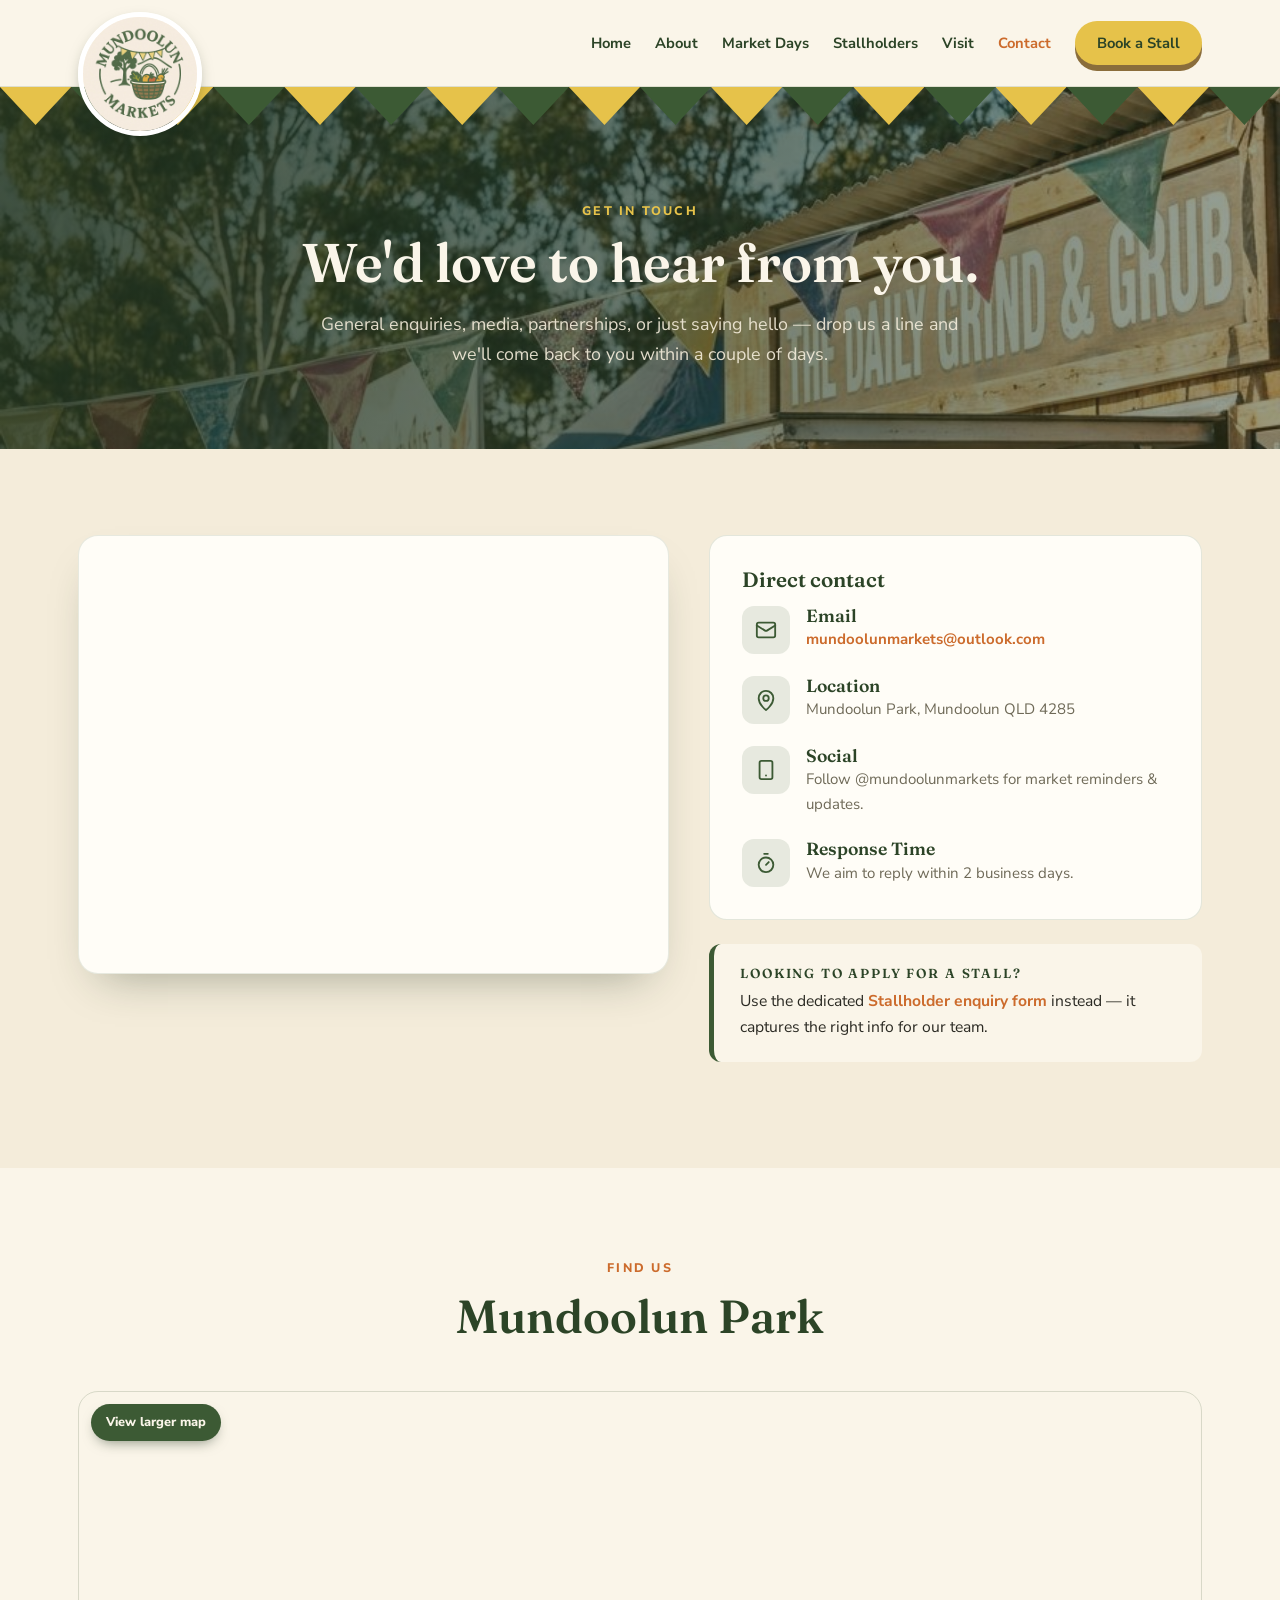
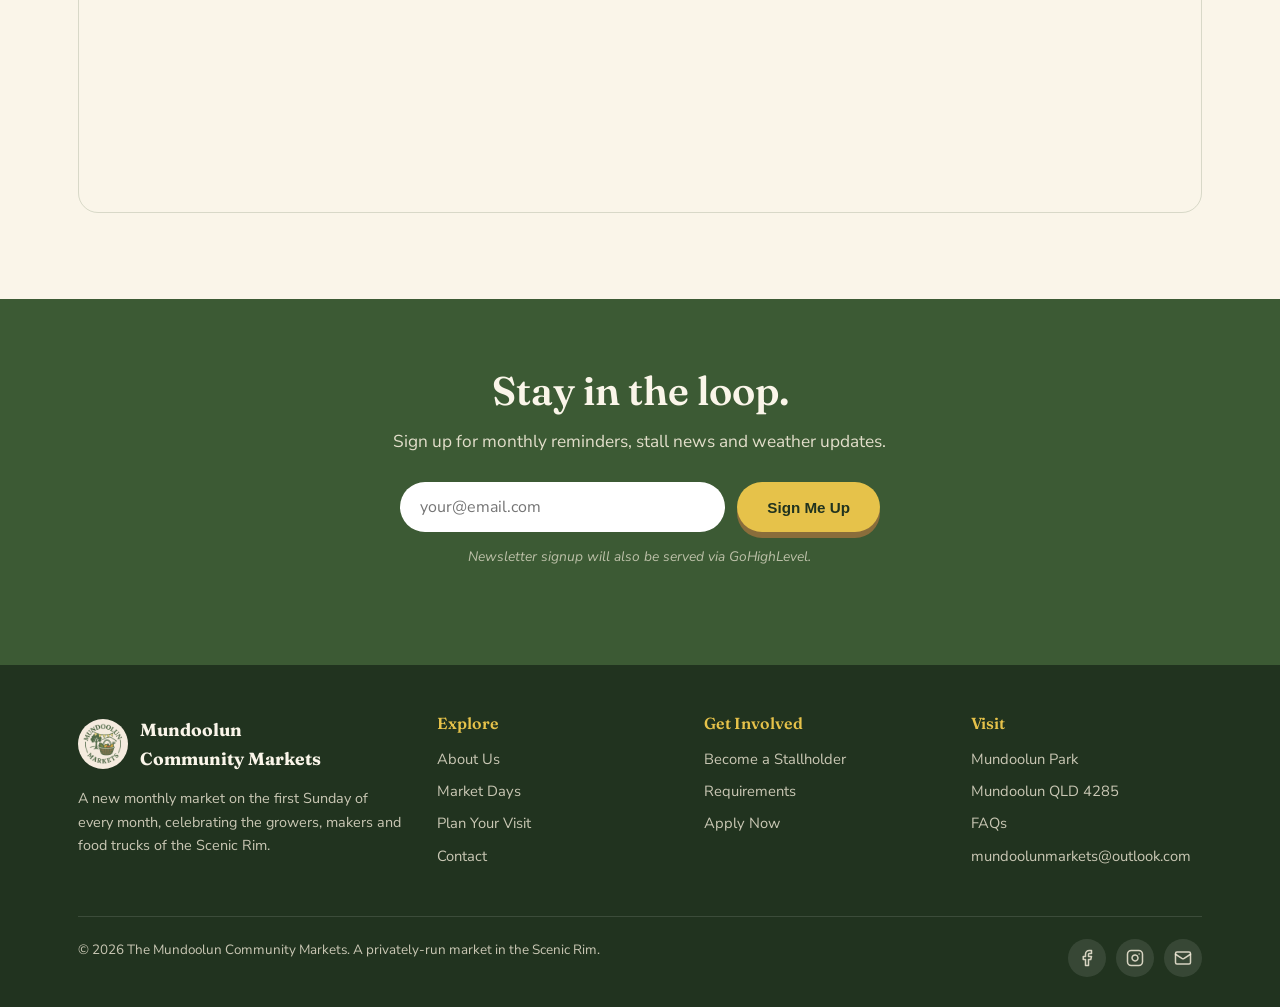
<file: contact.html>
<!DOCTYPE html>
<html lang="en">
<head>
<meta charset="UTF-8" />
<meta name="viewport" content="width=device-width, initial-scale=1.0" />
<title>Contact · The Mundoolun Community Markets</title>
<link rel="preconnect" href="https://fonts.googleapis.com" />
<link rel="preconnect" href="https://fonts.gstatic.com" crossorigin />
<link href="https://fonts.googleapis.com/css2?family=Fraunces:opsz,wght@9..144,400;9..144,500;9..144,600;9..144,700&family=Nunito+Sans:wght@400;600;700;800&display=swap" rel="stylesheet" />
<link rel="stylesheet" href="styles.css" />
<script src="script.js" defer></script>
</head>
<body>

<!-- ===== NAV ===== -->
<header class="nav">
  <div class="nav-inner">
    <a class="brand" href="index.html">
      <img src="images/logo.jpg" alt="The Mundoolun Community Markets" />
    </a>
    <button class="nav-toggle" aria-label="Toggle menu" aria-expanded="false"><span></span><span></span><span></span></button>
    <nav class="links">
      <a href="index.html">Home</a>
      <a href="about.html">About</a>
      <a href="markets.html">Market Days</a>
      <a href="stallholders.html">Stallholders</a>
      <a href="visit.html">Visit</a>
      <a href="contact.html" class="active">Contact</a>
      <a href="stallholders.html" class="btn btn-yellow" style="padding:10px 22px;">Book a Stall</a>
    </nav>
  </div>
</header>

<!-- ===== PAGE HERO ===== -->
<section class="page-hero" style="--page-hero-bg: url('images/gallery-coffee.jpg');">
  <div class="bunting" aria-hidden="true">
    <span></span><span></span><span></span><span></span><span></span><span></span>
    <span></span><span></span><span></span><span></span><span></span><span></span>
    <span></span><span></span><span></span><span></span><span></span><span></span>
  </div>
  <div class="wrap">
    <span class="eyebrow">Get in Touch</span>
    <h1>We'd love to hear from you.</h1>
    <p class="lead">General enquiries, media, partnerships, or just saying hello —
      drop us a line and we'll come back to you within a couple of days.</p>
  </div>
</section>

<!-- ===== FORM + DETAILS ===== -->
<section>
  <div class="wrap contact-grid">
    <div class="ghl-form" style="--ghl-h: 437px;">
      <iframe
        src="https://link.launchexperts.co/widget/form/a5aqf6f3x01puuKc63nO"
        style="width:100%;height:100%;border:none;border-radius:8px"
        id="inline-a5aqf6f3x01puuKc63nO"
        data-layout="{'id':'INLINE'}"
        data-trigger-type="alwaysShow"
        data-trigger-value=""
        data-activation-type="alwaysActivated"
        data-activation-value=""
        data-deactivation-type="neverDeactivate"
        data-deactivation-value=""
        data-form-name="Contact form"
        data-height="437"
        data-layout-iframe-id="inline-a5aqf6f3x01puuKc63nO"
        data-form-id="a5aqf6f3x01puuKc63nO"
        title="Contact form">
      </iframe>
      <script src="https://link.launchexperts.co/js/form_embed.js"></script>
    </div>

    <div>
      <div class="contact-card" style="margin-bottom:24px;">
        <h3>Direct contact</h3>
        <div class="info-list">
          <div class="info-row">
            <div class="ico"><svg class="icon" aria-hidden="true"><use href="icons.svg#mail"/></svg></div>
            <div><h4>Email</h4><p><a href="mailto:mundoolunmarkets@outlook.com" style="color:var(--tomato);font-weight:700;">mundoolunmarkets@outlook.com</a></p></div>
          </div>
          <div class="info-row">
            <div class="ico"><svg class="icon" aria-hidden="true"><use href="icons.svg#map-pin"/></svg></div>
            <div><h4>Location</h4><p>Mundoolun Park, Mundoolun QLD 4285</p></div>
          </div>
          <div class="info-row">
            <div class="ico"><svg class="icon" aria-hidden="true"><use href="icons.svg#phone"/></svg></div>
            <div><h4>Social</h4><p>Follow @mundoolunmarkets for market reminders &amp; updates.</p></div>
          </div>
          <div class="info-row">
            <div class="ico"><svg class="icon" aria-hidden="true"><use href="icons.svg#timer"/></svg></div>
            <div><h4>Response Time</h4><p>We aim to reply within 2 business days.</p></div>
          </div>
        </div>
      </div>

      <div class="callout green">
        <h4>Looking to apply for a stall?</h4>
        <p>Use the dedicated <a href="stallholders.html#apply" style="color:var(--tomato);font-weight:700;">Stallholder
          enquiry form</a> instead — it captures the right info for our team.</p>
      </div>
    </div>
  </div>
</section>

<!-- ===== MAP ===== -->
<section class="about">
  <div class="wrap">
    <div class="section-head center">
      <span class="eyebrow">Find Us</span>
      <h2>Mundoolun Park</h2>
    </div>
    <div class="map" style="min-height:420px;">
      <iframe
        title="Map showing Mundoolun Park"
        src="https://www.openstreetmap.org/export/embed.html?bbox=153.043%2C-27.891%2C153.103%2C-27.841&amp;layer=mapnik&amp;marker=-27.866%2C153.073"
        loading="lazy" referrerpolicy="no-referrer-when-downgrade"
        style="min-height:420px;"></iframe>
      <a class="map-link" href="https://www.openstreetmap.org/?mlat=-27.866&amp;mlon=153.073#map=14/-27.866/153.073" target="_blank" rel="noopener">View larger map</a>
    </div>
  </div>
</section>

<!-- ===== CTA BANNER ===== -->
<section class="cta-banner">
  <div class="wrap">
    <h2>Stay in the loop.</h2>
    <p>Sign up for monthly reminders, stall news and weather updates.</p>
    <form class="news-form" onsubmit="return false;" style="margin-bottom:14px;">
      <input type="email" placeholder="your@email.com" aria-label="Email address" />
      <button class="btn btn-yellow" type="submit">Sign Me Up</button>
    </form>
    <p style="font-size:.86rem;color:rgba(244,236,218,.7);">
      <em>Newsletter signup will also be served via GoHighLevel.</em>
    </p>
  </div>
</section>

<!-- ===== FOOTER ===== -->
<footer class="foot">
  <div class="wrap">
    <div class="foot-grid">
      <div>
        <div class="foot-brand">
          <img src="images/logo.jpg" alt="Mundoolun Community Markets logo" />
          <b>Mundoolun<br />Community Markets</b>
        </div>
        <p style="font-size:.9rem;">A new monthly market on the first Sunday of every
          month, celebrating the growers, makers and food trucks of the Scenic Rim.</p>
      </div>
      <div>
        <h4>Explore</h4>
        <a href="about.html">About Us</a>
        <a href="markets.html">Market Days</a>
        <a href="visit.html">Plan Your Visit</a>
        <a href="contact.html">Contact</a>
      </div>
      <div>
        <h4>Get Involved</h4>
        <a href="stallholders.html">Become a Stallholder</a>
        <a href="stallholders.html#requirements">Requirements</a>
        <a href="stallholders.html#apply">Apply Now</a>
      </div>
      <div>
        <h4>Visit</h4>
        <a href="visit.html">Mundoolun Park</a>
        <a href="visit.html">Mundoolun QLD 4285</a>
        <a href="visit.html#faqs">FAQs</a>
        <a href="mailto:mundoolunmarkets@outlook.com">mundoolunmarkets@outlook.com</a>
      </div>
    </div>
    <div class="foot-bottom">
      <span>© 2026 The Mundoolun Community Markets. A privately-run market in the Scenic Rim.</span>
      <div class="socials">
        <a href="#" aria-label="Facebook"><svg class="icon" aria-hidden="true"><use href="icons.svg#facebook"/></svg></a>
        <a href="#" aria-label="Instagram"><svg class="icon" aria-hidden="true"><use href="icons.svg#instagram"/></svg></a>
        <a href="mailto:mundoolunmarkets@outlook.com" aria-label="Email"><svg class="icon" aria-hidden="true"><use href="icons.svg#mail"/></svg></a>
      </div>
    </div>
  </div>
</footer>

</body>
</html>
</file>
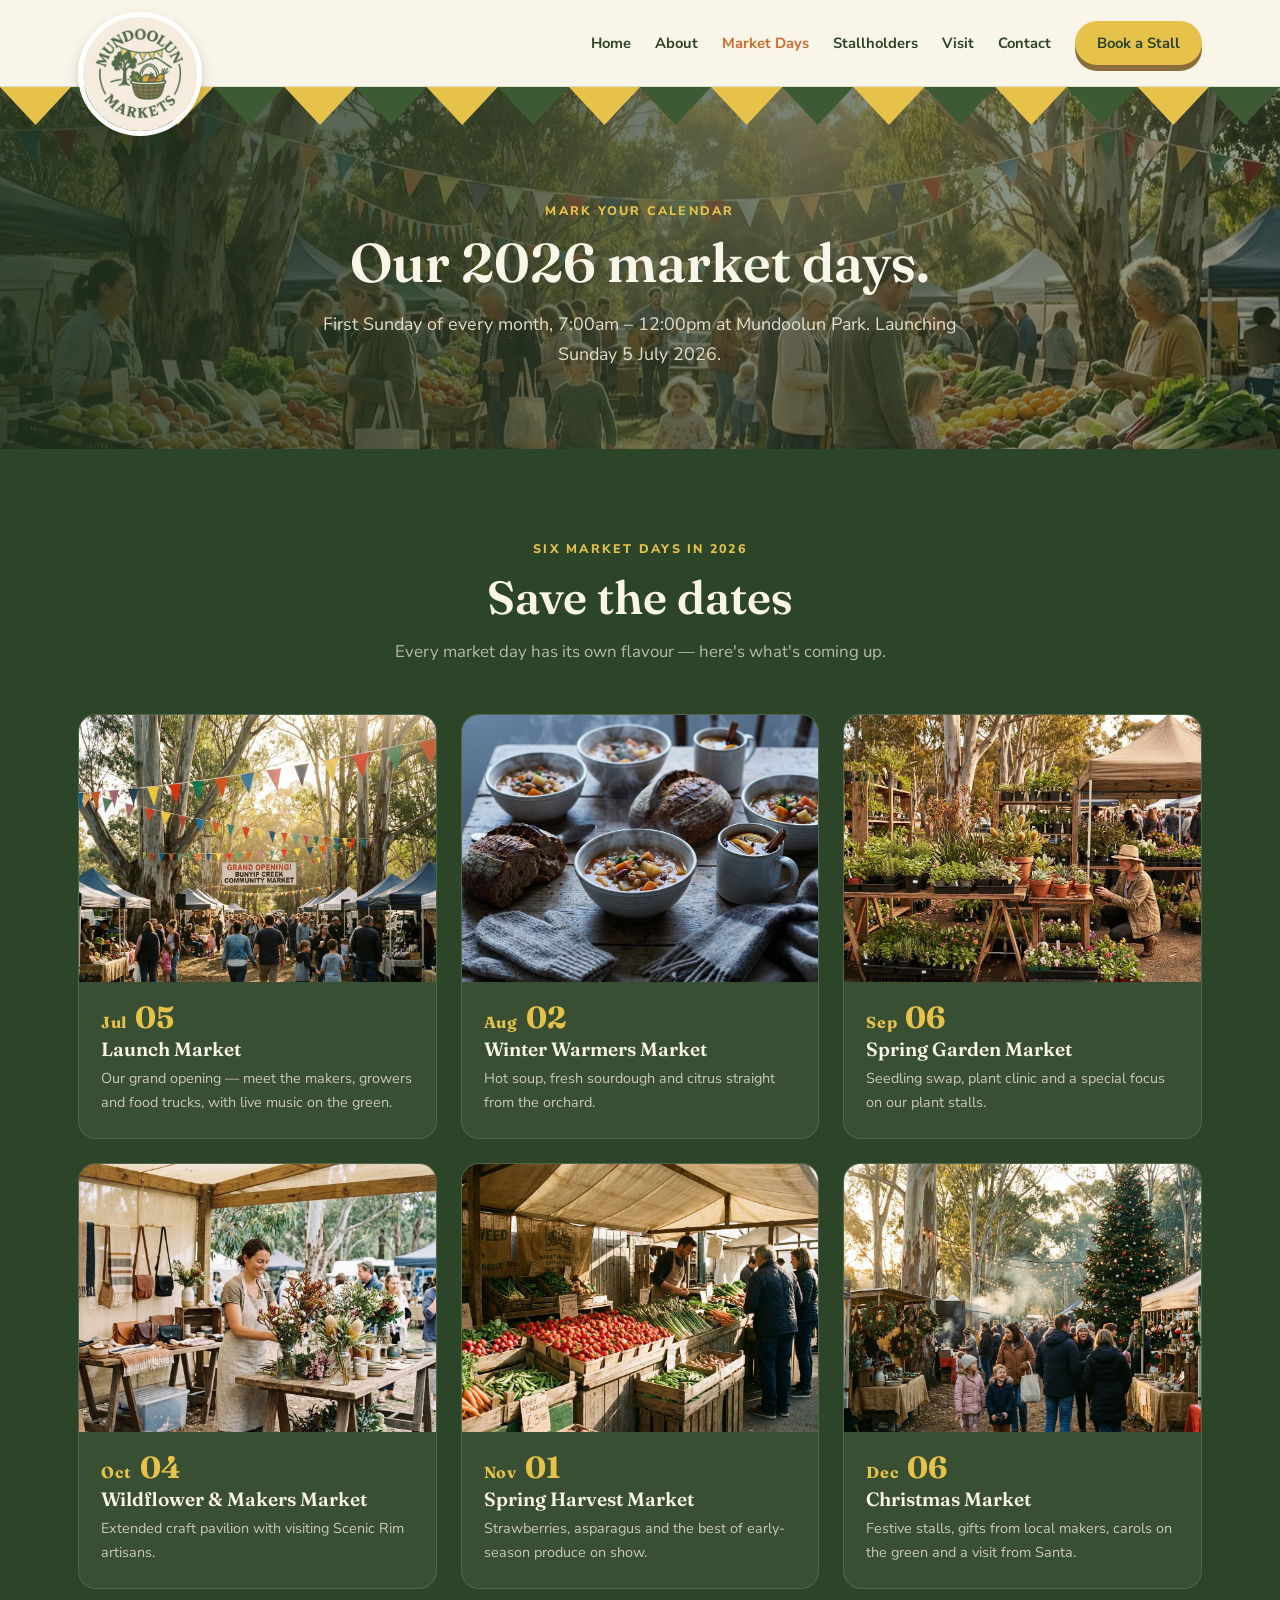
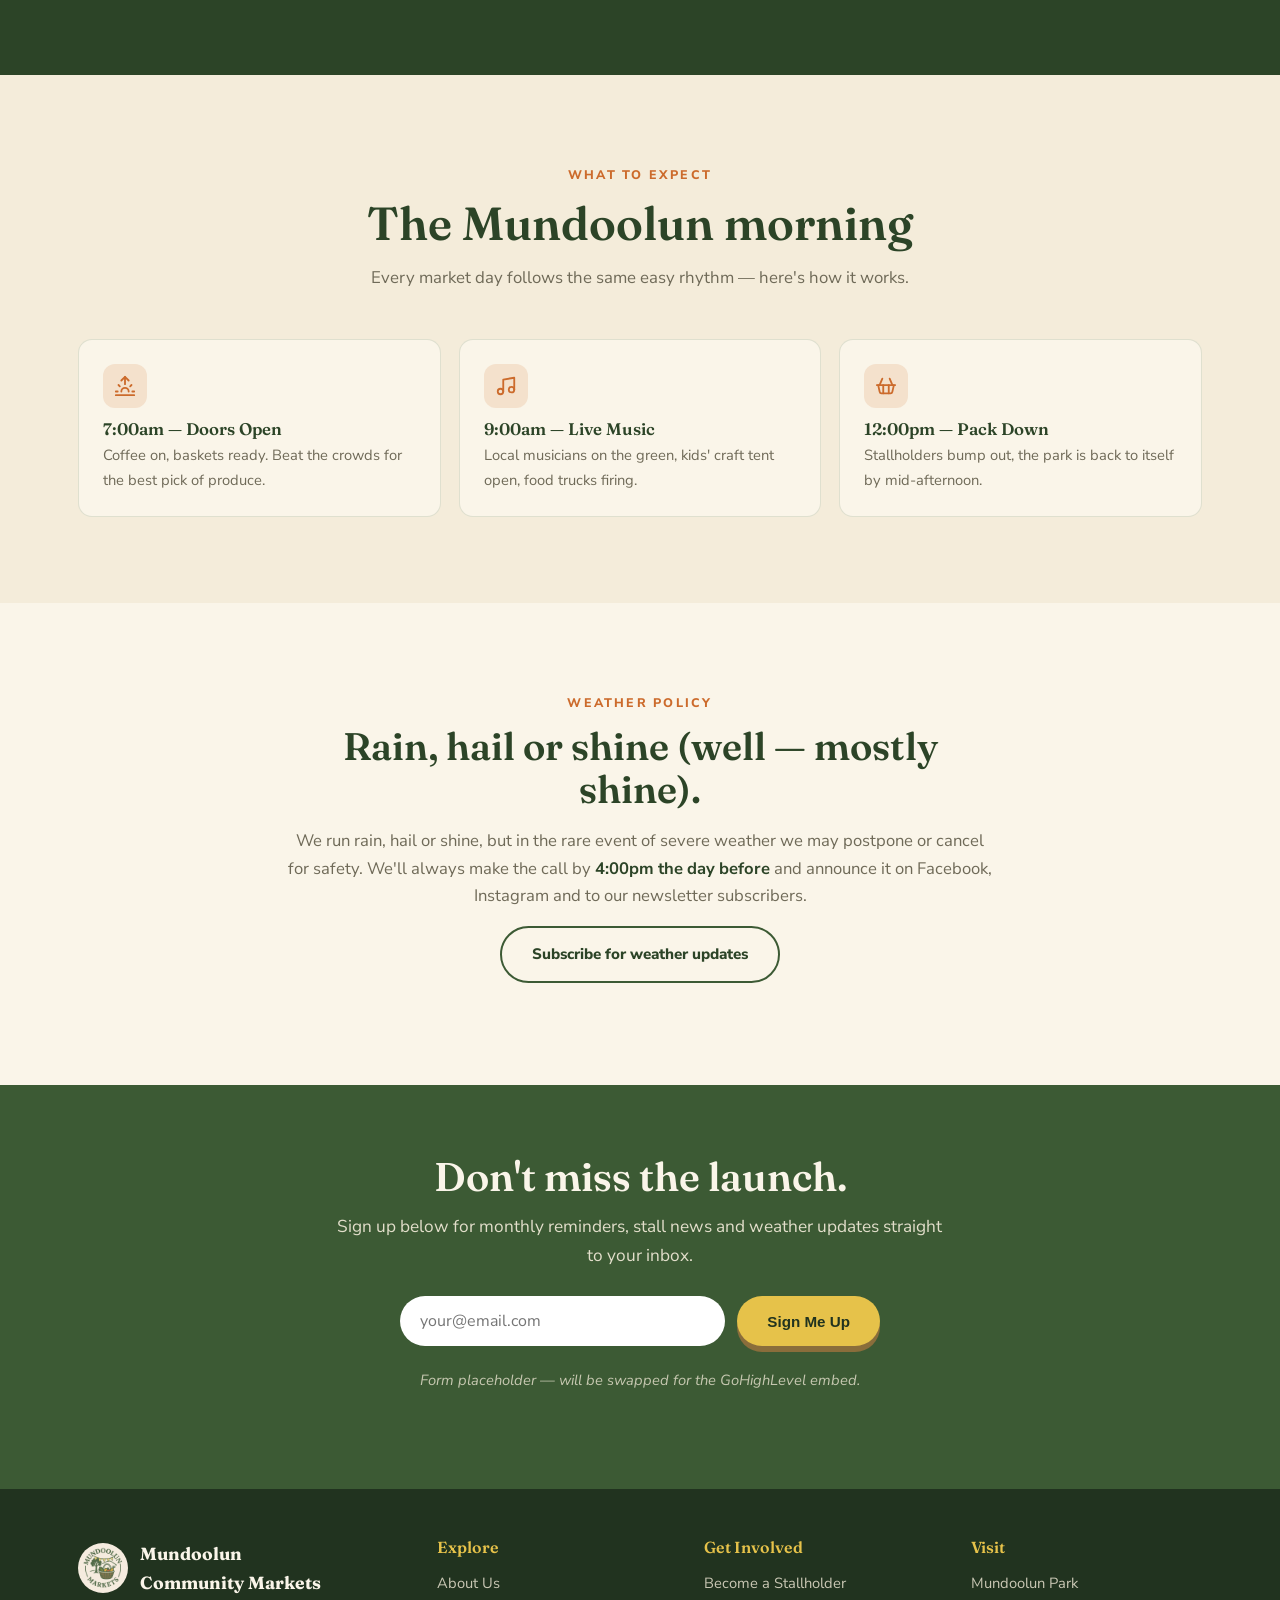
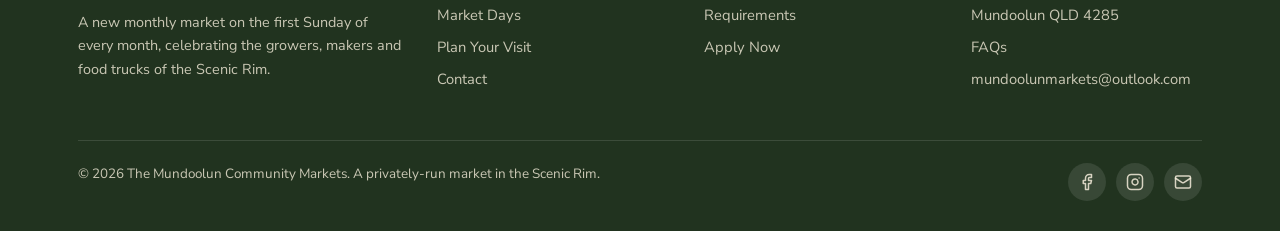
<file: markets.html>
<!DOCTYPE html>
<html lang="en">
<head>
<meta charset="UTF-8" />
<meta name="viewport" content="width=device-width, initial-scale=1.0" />
<title>Market Days · The Mundoolun Community Markets</title>
<link rel="preconnect" href="https://fonts.googleapis.com" />
<link rel="preconnect" href="https://fonts.gstatic.com" crossorigin />
<link href="https://fonts.googleapis.com/css2?family=Fraunces:opsz,wght@9..144,400;9..144,500;9..144,600;9..144,700&family=Nunito+Sans:wght@400;600;700;800&display=swap" rel="stylesheet" />
<link rel="stylesheet" href="styles.css" />
<script src="script.js" defer></script>
</head>
<body>

<!-- ===== NAV ===== -->
<header class="nav">
  <div class="nav-inner">
    <a class="brand" href="index.html">
      <img src="images/logo.jpg" alt="The Mundoolun Community Markets" />
    </a>
    <button class="nav-toggle" aria-label="Toggle menu" aria-expanded="false"><span></span><span></span><span></span></button>
    <nav class="links">
      <a href="index.html">Home</a>
      <a href="about.html">About</a>
      <a href="markets.html" class="active">Market Days</a>
      <a href="stallholders.html">Stallholders</a>
      <a href="visit.html">Visit</a>
      <a href="contact.html">Contact</a>
      <a href="stallholders.html" class="btn btn-yellow" style="padding:10px 22px;">Book a Stall</a>
    </nav>
  </div>
</header>

<!-- ===== PAGE HERO ===== -->
<section class="page-hero" style="--page-hero-bg: url('images/hero-market.jpg');">
  <div class="bunting" aria-hidden="true">
    <span></span><span></span><span></span><span></span><span></span><span></span>
    <span></span><span></span><span></span><span></span><span></span><span></span>
    <span></span><span></span><span></span><span></span><span></span><span></span>
  </div>
  <div class="wrap">
    <span class="eyebrow">Mark Your Calendar</span>
    <h1>Our 2026 market days.</h1>
    <p class="lead">First Sunday of every month, 7:00am – 12:00pm at Mundoolun Park.
      Launching Sunday 5 July 2026.</p>
  </div>
</section>

<!-- ===== CALENDAR ===== -->
<section class="calendar">
  <div class="wrap">
    <div class="section-head center">
      <span class="eyebrow" style="color:var(--yellow);">Six Market Days in 2026</span>
      <h2>Save the dates</h2>
      <p>Every market day has its own flavour — here's what's coming up.</p>
    </div>
    <div class="cal-grid">
      <article class="cal-card">
        <div class="cal-thumb">
          <img src="images/cal-launch.jpg" alt="Grand opening of the markets" />
        </div>
        <div class="cal-body">
          <div class="cal-date"><span class="m">Jul</span><span class="d">05</span></div>
          <h4>Launch Market</h4>
          <p>Our grand opening — meet the makers, growers and food trucks, with live music on the green.</p>
        </div>
      </article>
      <article class="cal-card">
        <div class="cal-thumb">
          <img src="images/cal-winter.jpg" alt="Warm soup and bread on a winter market day" />
        </div>
        <div class="cal-body">
          <div class="cal-date"><span class="m">Aug</span><span class="d">02</span></div>
          <h4>Winter Warmers Market</h4>
          <p>Hot soup, fresh sourdough and citrus straight from the orchard.</p>
        </div>
      </article>
      <article class="cal-card">
        <div class="cal-thumb">
          <img src="images/cal-plants.jpg" alt="A plant and seedling stall" />
        </div>
        <div class="cal-body">
          <div class="cal-date"><span class="m">Sep</span><span class="d">06</span></div>
          <h4>Spring Garden Market</h4>
          <p>Seedling swap, plant clinic and a special focus on our plant stalls.</p>
        </div>
      </article>
      <article class="cal-card">
        <div class="cal-thumb">
          <img src="images/cal-makers.jpg" alt="Wildflowers and craft goods at a market stall" />
        </div>
        <div class="cal-body">
          <div class="cal-date"><span class="m">Oct</span><span class="d">04</span></div>
          <h4>Wildflower &amp; Makers Market</h4>
          <p>Extended craft pavilion with visiting Scenic Rim artisans.</p>
        </div>
      </article>
      <article class="cal-card">
        <div class="cal-thumb">
          <img src="images/cal-harvest.jpg" alt="Strawberries and asparagus at a produce stall" />
        </div>
        <div class="cal-body">
          <div class="cal-date"><span class="m">Nov</span><span class="d">01</span></div>
          <h4>Spring Harvest Market</h4>
          <p>Strawberries, asparagus and the best of early-season produce on show.</p>
        </div>
      </article>
      <article class="cal-card">
        <div class="cal-thumb">
          <img src="images/cal-christmas.jpg" alt="A festive Christmas market with fairy lights" />
        </div>
        <div class="cal-body">
          <div class="cal-date"><span class="m">Dec</span><span class="d">06</span></div>
          <h4>Christmas Market</h4>
          <p>Festive stalls, gifts from local makers, carols on the green and a visit from Santa.</p>
        </div>
      </article>
    </div>
  </div>
</section>

<!-- ===== WHAT TO EXPECT ===== -->
<section>
  <div class="wrap">
    <div class="section-head center">
      <span class="eyebrow">What to Expect</span>
      <h2>The Mundoolun morning</h2>
      <p>Every market day follows the same easy rhythm — here's how it works.</p>
    </div>
    <div class="fact-grid">
      <div class="fact">
        <div class="ico"><svg class="icon" aria-hidden="true"><use href="icons.svg#sunrise"/></svg></div>
        <h4>7:00am — Doors Open</h4>
        <p>Coffee on, baskets ready. Beat the crowds for the best pick of produce.</p>
      </div>
      <div class="fact">
        <div class="ico"><svg class="icon" aria-hidden="true"><use href="icons.svg#music"/></svg></div>
        <h4>9:00am — Live Music</h4>
        <p>Local musicians on the green, kids' craft tent open, food trucks firing.</p>
      </div>
      <div class="fact">
        <div class="ico"><svg class="icon" aria-hidden="true"><use href="icons.svg#basket"/></svg></div>
        <h4>12:00pm — Pack Down</h4>
        <p>Stallholders bump out, the park is back to itself by mid-afternoon.</p>
      </div>
    </div>
  </div>
</section>

<!-- ===== WEATHER ===== -->
<section class="about">
  <div class="wrap prose" style="text-align:center;">
    <span class="eyebrow">Weather Policy</span>
    <h2 style="margin:10px 0 16px;">Rain, hail or shine (well — mostly shine).</h2>
    <p style="color:var(--muted);">We run rain, hail or shine, but in the rare event of severe
      weather we may postpone or cancel for safety. We'll always make the call by <b>4:00pm
      the day before</b> and announce it on Facebook, Instagram and to our newsletter
      subscribers.</p>
    <p style="margin-top:16px;">
      <a href="#newsletter-anchor" class="btn btn-ghost" onclick="document.getElementById('newsletter').scrollIntoView();return false;">Subscribe for weather updates</a>
    </p>
  </div>
</section>

<!-- ===== CTA BANNER ===== -->
<section class="cta-banner" id="newsletter">
  <div class="wrap">
    <h2>Don't miss the launch.</h2>
    <p>Sign up below for monthly reminders, stall news and weather updates straight to your
      inbox.</p>
    <form class="news-form" onsubmit="return false;">
      <input type="email" placeholder="your@email.com" aria-label="Email address" />
      <button class="btn btn-yellow" type="submit">Sign Me Up</button>
    </form>
    <p style="margin-top:22px;font-size:.92rem;color:rgba(244,236,218,.75);">
      <em>Form placeholder — will be swapped for the GoHighLevel embed.</em>
    </p>
  </div>
</section>

<!-- ===== FOOTER ===== -->
<footer class="foot">
  <div class="wrap">
    <div class="foot-grid">
      <div>
        <div class="foot-brand">
          <img src="images/logo.jpg" alt="Mundoolun Community Markets logo" />
          <b>Mundoolun<br />Community Markets</b>
        </div>
        <p style="font-size:.9rem;">A new monthly market on the first Sunday of every
          month, celebrating the growers, makers and food trucks of the Scenic Rim.</p>
      </div>
      <div>
        <h4>Explore</h4>
        <a href="about.html">About Us</a>
        <a href="markets.html">Market Days</a>
        <a href="visit.html">Plan Your Visit</a>
        <a href="contact.html">Contact</a>
      </div>
      <div>
        <h4>Get Involved</h4>
        <a href="stallholders.html">Become a Stallholder</a>
        <a href="stallholders.html#requirements">Requirements</a>
        <a href="stallholders.html#apply">Apply Now</a>
      </div>
      <div>
        <h4>Visit</h4>
        <a href="visit.html">Mundoolun Park</a>
        <a href="visit.html">Mundoolun QLD 4285</a>
        <a href="visit.html#faqs">FAQs</a>
        <a href="mailto:mundoolunmarkets@outlook.com">mundoolunmarkets@outlook.com</a>
      </div>
    </div>
    <div class="foot-bottom">
      <span>© 2026 The Mundoolun Community Markets. A privately-run market in the Scenic Rim.</span>
      <div class="socials">
        <a href="#" aria-label="Facebook"><svg class="icon" aria-hidden="true"><use href="icons.svg#facebook"/></svg></a>
        <a href="#" aria-label="Instagram"><svg class="icon" aria-hidden="true"><use href="icons.svg#instagram"/></svg></a>
        <a href="mailto:mundoolunmarkets@outlook.com" aria-label="Email"><svg class="icon" aria-hidden="true"><use href="icons.svg#mail"/></svg></a>
      </div>
    </div>
  </div>
</footer>

</body>
</html>
</file>
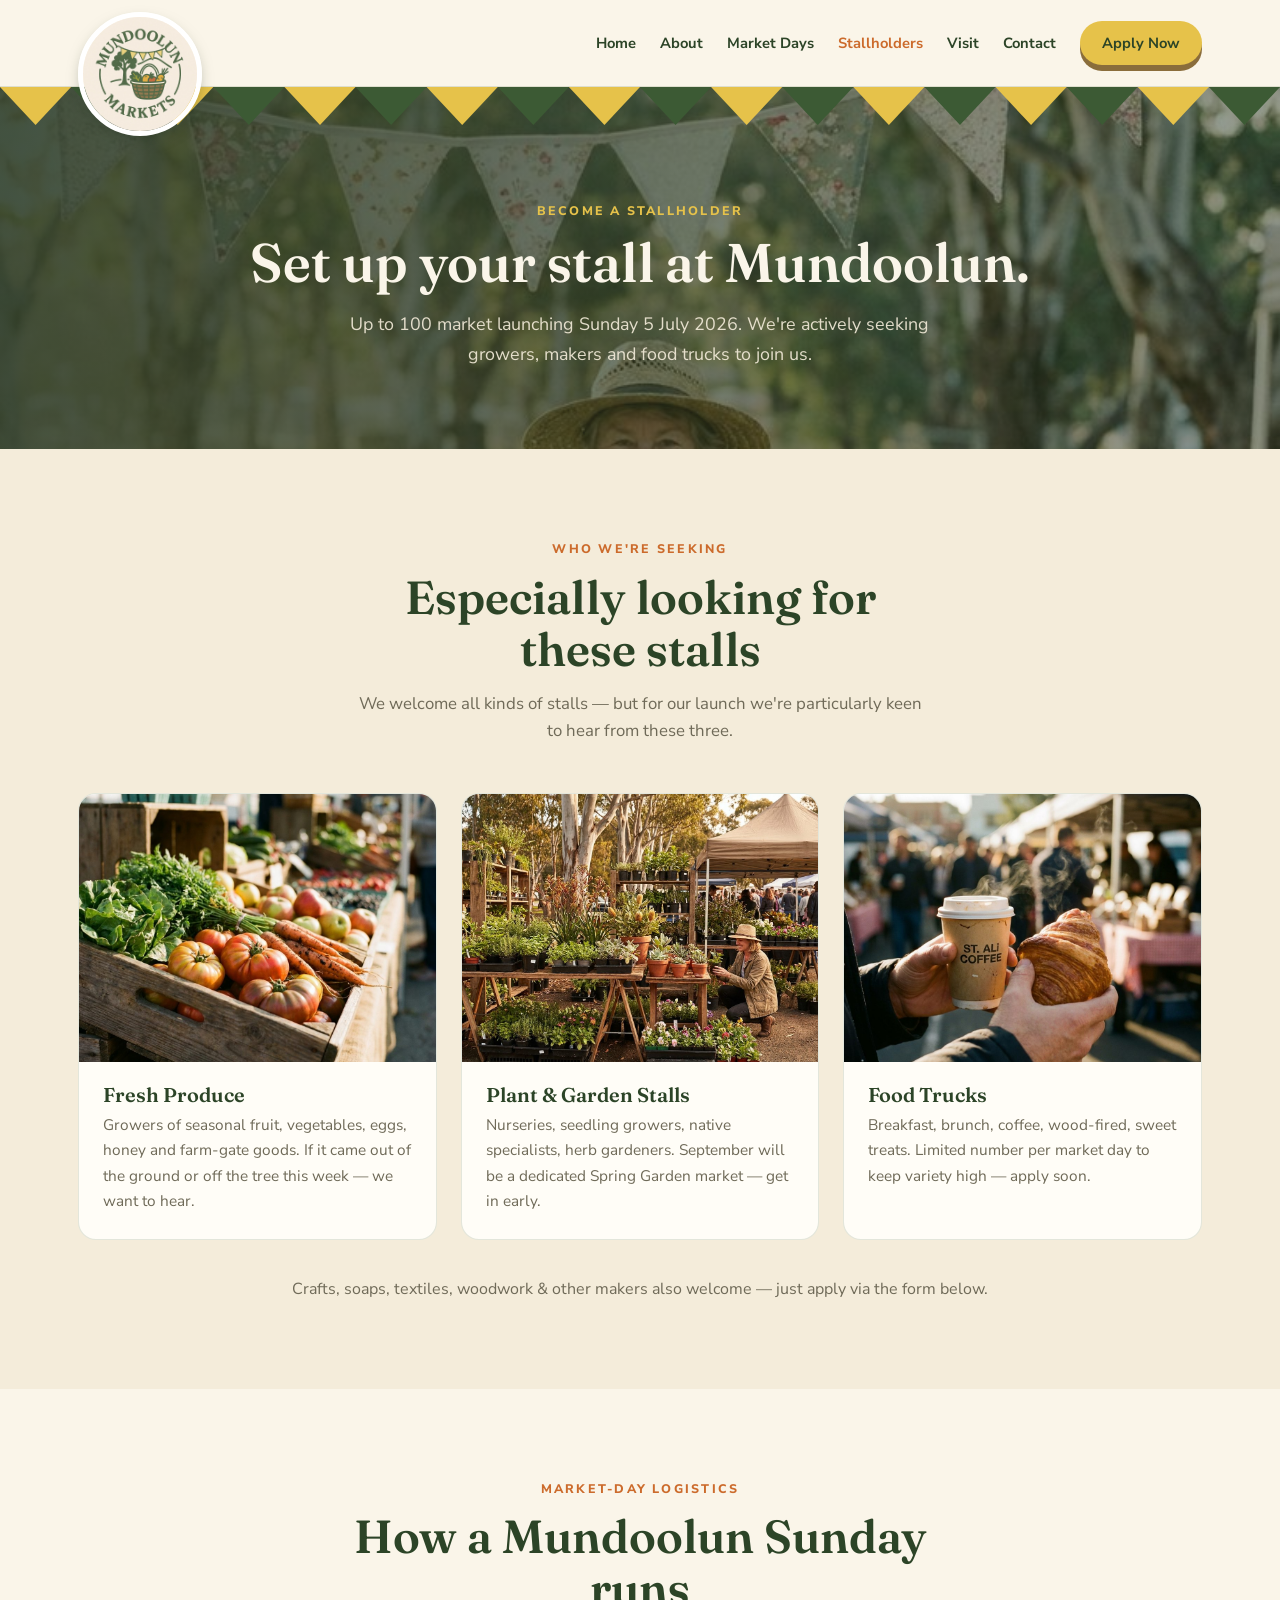
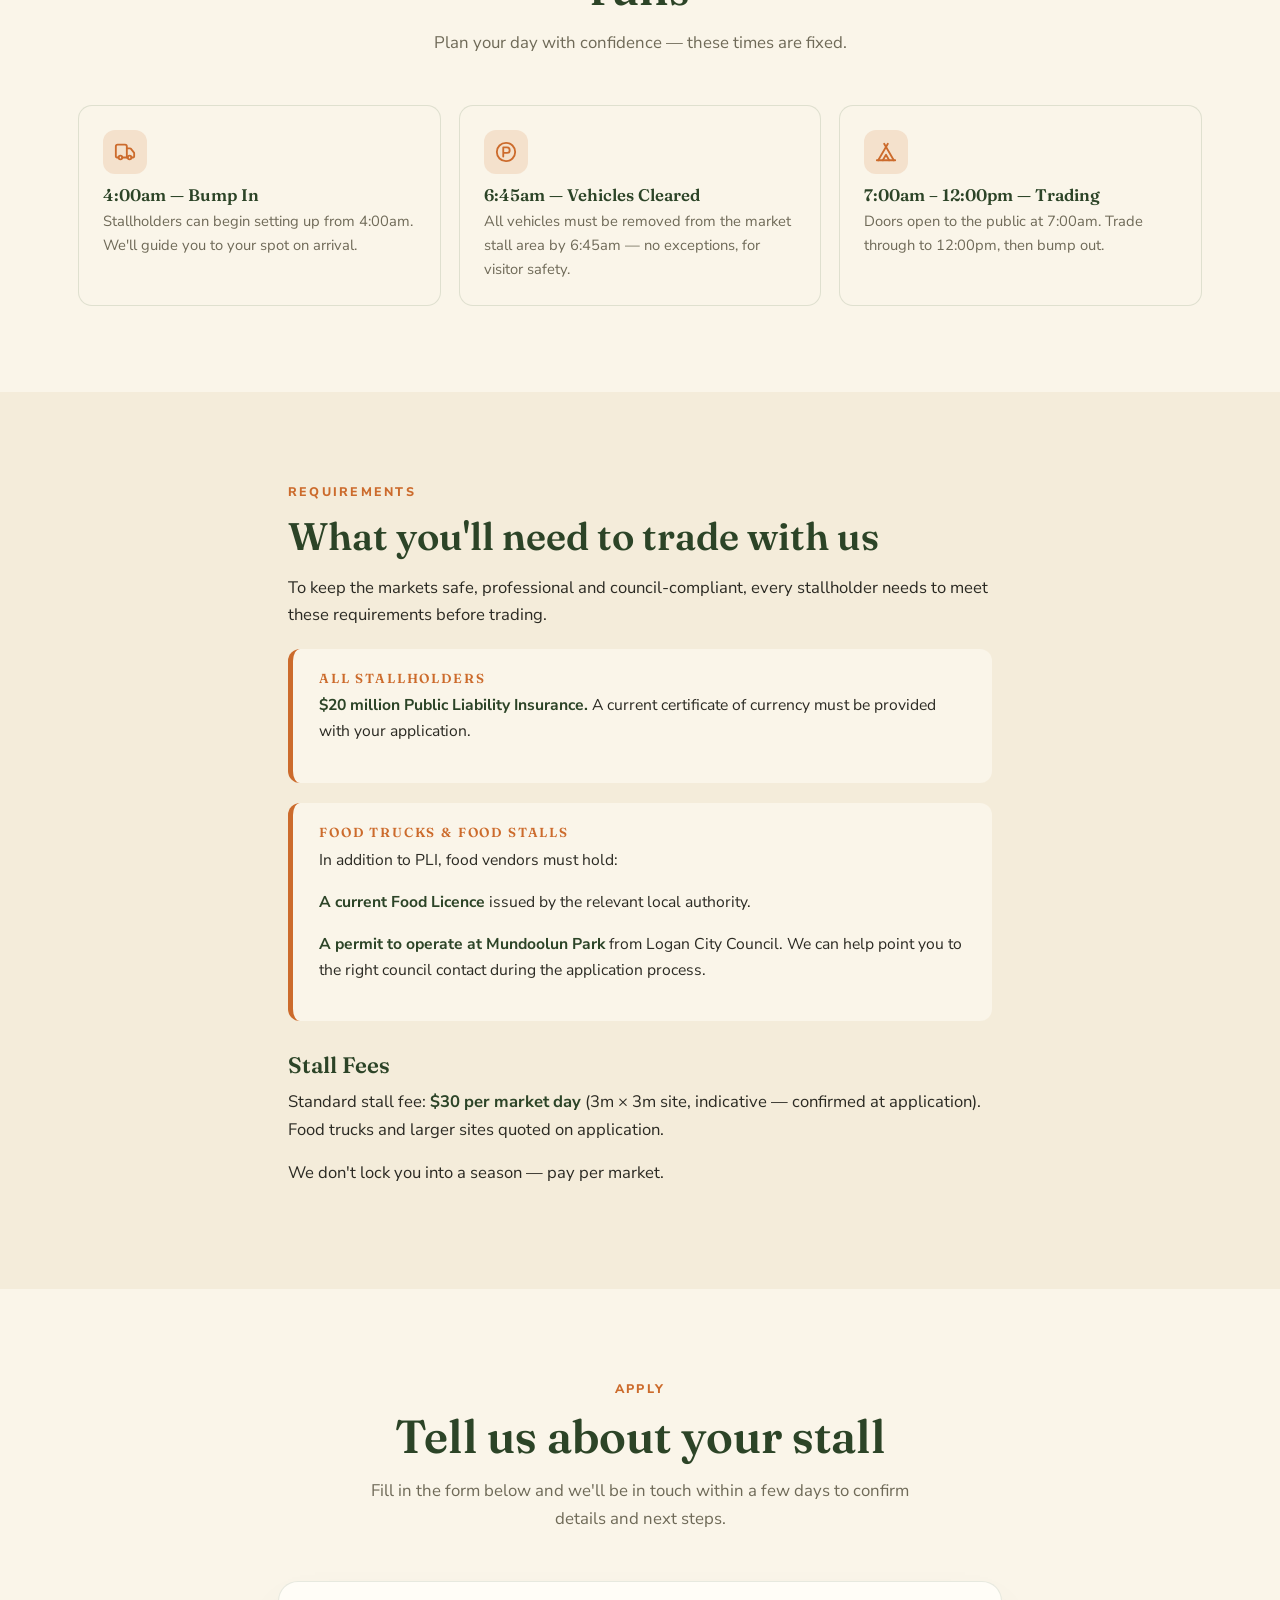
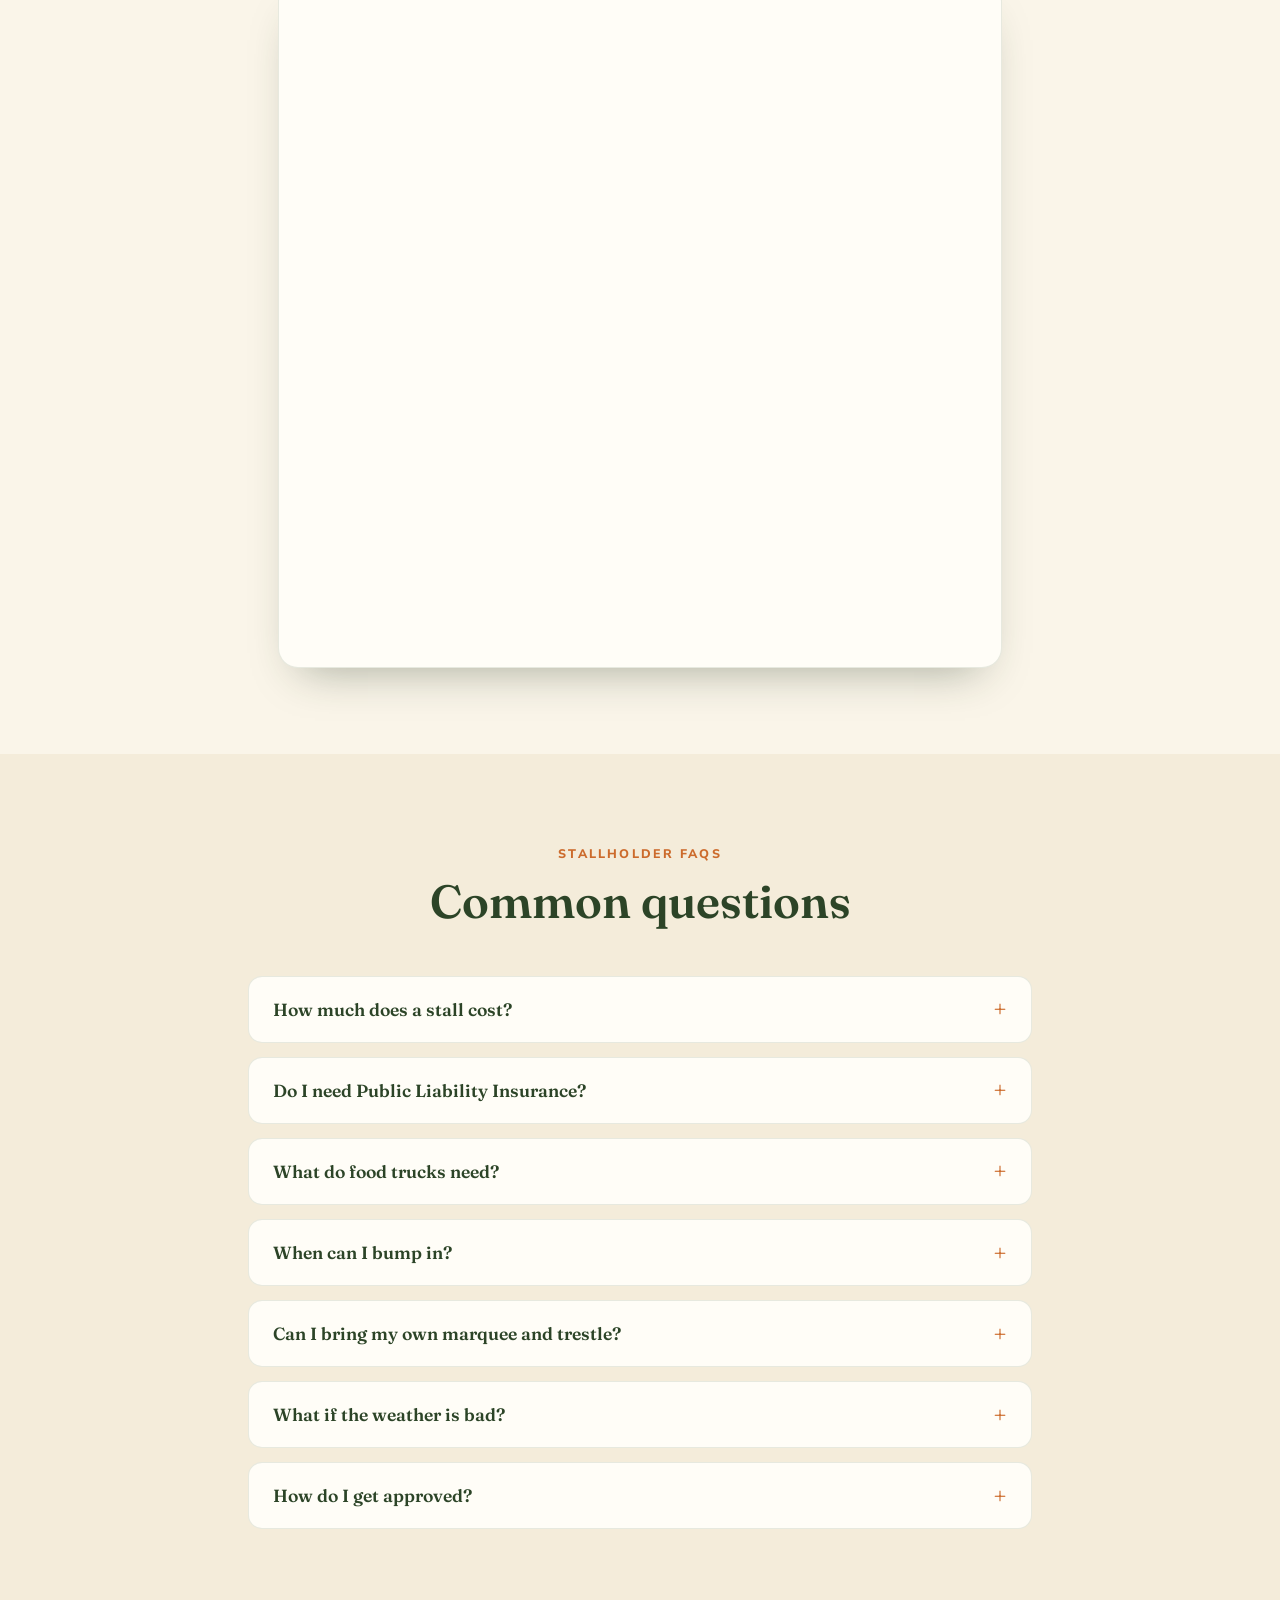
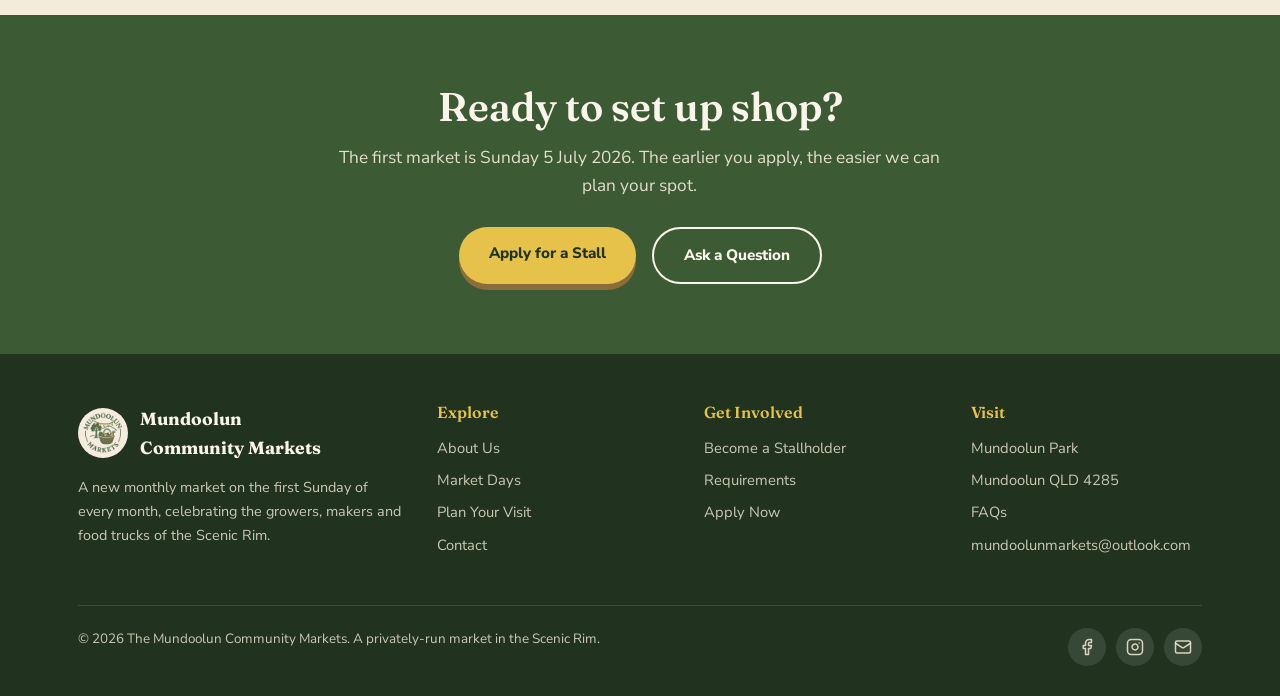
<file: stallholders.html>
<!DOCTYPE html>
<html lang="en">
<head>
<meta charset="UTF-8" />
<meta name="viewport" content="width=device-width, initial-scale=1.0" />
<title>Become a Stallholder · The Mundoolun Community Markets</title>
<link rel="preconnect" href="https://fonts.googleapis.com" />
<link rel="preconnect" href="https://fonts.gstatic.com" crossorigin />
<link href="https://fonts.googleapis.com/css2?family=Fraunces:opsz,wght@9..144,400;9..144,500;9..144,600;9..144,700&family=Nunito+Sans:wght@400;600;700;800&display=swap" rel="stylesheet" />
<link rel="stylesheet" href="styles.css" />
<script src="script.js" defer></script>
</head>
<body>

<!-- ===== NAV ===== -->
<header class="nav">
  <div class="nav-inner">
    <a class="brand" href="index.html">
      <img src="images/logo.jpg" alt="The Mundoolun Community Markets" />
    </a>
    <button class="nav-toggle" aria-label="Toggle menu" aria-expanded="false"><span></span><span></span><span></span></button>
    <nav class="links">
      <a href="index.html">Home</a>
      <a href="about.html">About</a>
      <a href="markets.html">Market Days</a>
      <a href="stallholders.html" class="active">Stallholders</a>
      <a href="visit.html">Visit</a>
      <a href="contact.html">Contact</a>
      <a href="#apply" class="btn btn-yellow" style="padding:10px 22px;">Apply Now</a>
    </nav>
  </div>
</header>

<!-- ===== PAGE HERO ===== -->
<section class="page-hero" style="--page-hero-bg: url('images/vendor-stallholder.jpg');">
  <div class="bunting" aria-hidden="true">
    <span></span><span></span><span></span><span></span><span></span><span></span>
    <span></span><span></span><span></span><span></span><span></span><span></span>
    <span></span><span></span><span></span><span></span><span></span><span></span>
  </div>
  <div class="wrap">
    <span class="eyebrow">Become a Stallholder</span>
    <h1>Set up your stall at Mundoolun.</h1>
    <p class="lead">Up to 100 market launching Sunday 5 July 2026.
      We're actively seeking growers, makers and food trucks to join us.</p>
  </div>
</section>

<!-- ===== WHO WE'RE SEEKING ===== -->
<section>
  <div class="wrap">
    <div class="section-head center">
      <span class="eyebrow">Who We're Seeking</span>
      <h2>Especially looking for these stalls</h2>
      <p>We welcome all kinds of stalls — but for our launch we're particularly keen
        to hear from these three.</p>
    </div>
    <div class="feat-grid">
      <div class="feat">
        <div class="feat-img"><img src="images/stall-produce.jpg" alt="A crate of fresh produce" /></div>
        <div class="feat-body">
          <h3>Fresh Produce</h3>
          <p>Growers of seasonal fruit, vegetables, eggs, honey and farm-gate goods.
            If it came out of the ground or off the tree this week — we want to hear.</p>
        </div>
      </div>
      <div class="feat">
        <div class="feat-img"><img src="images/cal-plants.jpg" alt="A plant and seedling stall" /></div>
        <div class="feat-body">
          <h3>Plant &amp; Garden Stalls</h3>
          <p>Nurseries, seedling growers, native specialists, herb gardeners.
            September will be a dedicated Spring Garden market — get in early.</p>
        </div>
      </div>
      <div class="feat">
        <div class="feat-img"><img src="images/stall-food.jpg" alt="A coffee cup and pastry" /></div>
        <div class="feat-body">
          <h3>Food Trucks</h3>
          <p>Breakfast, brunch, coffee, wood-fired, sweet treats. Limited number per
            market day to keep variety high — apply soon.</p>
        </div>
      </div>
    </div>
    <p style="text-align:center;margin-top:36px;color:var(--muted);">
      Crafts, soaps, textiles, woodwork &amp; other makers also welcome — just apply via the
      form below.
    </p>
  </div>
</section>

<!-- ===== LOGISTICS ===== -->
<section class="about">
  <div class="wrap">
    <div class="section-head center">
      <span class="eyebrow">Market-Day Logistics</span>
      <h2>How a Mundoolun Sunday runs</h2>
      <p>Plan your day with confidence — these times are fixed.</p>
    </div>
    <div class="fact-grid">
      <div class="fact">
        <div class="ico"><svg class="icon" aria-hidden="true"><use href="icons.svg#truck"/></svg></div>
        <h4>4:00am — Bump In</h4>
        <p>Stallholders can begin setting up from 4:00am. We'll guide you to your spot
          on arrival.</p>
      </div>
      <div class="fact">
        <div class="ico"><svg class="icon" aria-hidden="true"><use href="icons.svg#parking"/></svg></div>
        <h4>6:45am — Vehicles Cleared</h4>
        <p>All vehicles must be removed from the market stall area by 6:45am — no
          exceptions, for visitor safety.</p>
      </div>
      <div class="fact">
        <div class="ico"><svg class="icon" aria-hidden="true"><use href="icons.svg#tent"/></svg></div>
        <h4>7:00am – 12:00pm — Trading</h4>
        <p>Doors open to the public at 7:00am. Trade through to 12:00pm, then bump out.</p>
      </div>
    </div>
  </div>
</section>

<!-- ===== REQUIREMENTS ===== -->
<section id="requirements">
  <div class="wrap prose">
    <span class="eyebrow">Requirements</span>
    <h2 style="margin:10px 0 16px;">What you'll need to trade with us</h2>
    <p>To keep the markets safe, professional and council-compliant, every stallholder
      needs to meet these requirements before trading.</p>

    <div class="callout">
      <h4>All Stallholders</h4>
      <p><b>$20 million Public Liability Insurance.</b> A current certificate of currency
        must be provided with your application.</p>
    </div>

    <div class="callout">
      <h4>Food Trucks &amp; Food Stalls</h4>
      <p>In addition to PLI, food vendors must hold:</p>
      <p><b>A current Food Licence</b> issued by the relevant local authority.</p>
      <p><b>A permit to operate at Mundoolun Park</b> from Logan City Council.
        We can help point you to the right council contact during the application
        process.</p>
    </div>

    <h3>Stall Fees</h3>
    <p>Standard stall fee: <b>$30 per market day</b> (3m × 3m site, indicative — confirmed
      at application). Food trucks and larger sites quoted on application.</p>
    <p>We don't lock you into a season — pay per market.</p>
  </div>
</section>

<!-- ===== APPLY FORM ===== -->
<section class="about" id="apply">
  <div class="wrap" style="max-width:780px;">
    <div class="section-head center">
      <span class="eyebrow">Apply</span>
      <h2>Tell us about your stall</h2>
      <p>Fill in the form below and we'll be in touch within a few days to confirm
        details and next steps.</p>
    </div>

    <div class="ghl-form">
      <iframe
        src="https://link.launchexperts.co/widget/form/ddaLkl4zLjpbCHZI4lHL"
        style="width:100%;height:100%;border:none;border-radius:8px"
        id="inline-ddaLkl4zLjpbCHZI4lHL"
        data-layout="{'id':'INLINE'}"
        data-trigger-type="alwaysShow"
        data-trigger-value=""
        data-activation-type="alwaysActivated"
        data-activation-value=""
        data-deactivation-type="neverDeactivate"
        data-deactivation-value=""
        data-form-name="Form 1"
        data-height="685"
        data-layout-iframe-id="inline-ddaLkl4zLjpbCHZI4lHL"
        data-form-id="ddaLkl4zLjpbCHZI4lHL"
        title="Form 1">
      </iframe>
      <script src="https://link.launchexperts.co/js/form_embed.js"></script>
    </div>
  </div>
</section>

<!-- ===== FAQS ===== -->
<section>
  <div class="wrap" style="max-width:840px;">
    <div class="section-head center">
      <span class="eyebrow">Stallholder FAQs</span>
      <h2>Common questions</h2>
    </div>
    <div class="faq-list">
      <details class="faq-item">
        <summary>How much does a stall cost?</summary>
        <div class="faq-body">
          <p>Standard 3m × 3m stalls are <b>$30 per market day</b> (indicative — confirmed
            at application). Larger sites and food trucks are quoted individually. There's
            no season lock-in — pay per market.</p>
        </div>
      </details>
      <details class="faq-item">
        <summary>Do I need Public Liability Insurance?</summary>
        <div class="faq-body">
          <p>Yes — <b>$20 million Public Liability Insurance</b> is required for every
            stallholder. You'll need to provide a current certificate of currency with
            your application.</p>
        </div>
      </details>
      <details class="faq-item">
        <summary>What do food trucks need?</summary>
        <div class="faq-body">
          <p>In addition to PLI, food trucks need a current <b>Food Licence</b> and a
            <b>permit to operate at Mundoolun Park</b> from Logan City Council. We can
            point you to the right council contact when you apply.</p>
        </div>
      </details>
      <details class="faq-item">
        <summary>When can I bump in?</summary>
        <div class="faq-body">
          <p>Setup begins at <b>4:00am</b>. All stallholder vehicles must be cleared
            from the market area by <b>6:45am</b> — no exceptions, for visitor safety.
            Doors open at 7:00am.</p>
        </div>
      </details>
      <details class="faq-item">
        <summary>Can I bring my own marquee and trestle?</summary>
        <div class="faq-body">
          <p>Yes, absolutely. Please note that we don't offer marquee, table or chair
            hire, so you'll need to bring your own equipment for your stall.</p>
        </div>
      </details>
      <details class="faq-item">
        <summary>What if the weather is bad?</summary>
        <div class="faq-body">
          <p>We run rain, hail or shine. In the rare event of severe weather, we'll make
            a postponement or cancellation call by <b>4:00pm the day before</b> and
            contact all booked stallholders directly.</p>
        </div>
      </details>
      <details class="faq-item">
        <summary>How do I get approved?</summary>
        <div class="faq-body">
          <p>Submit the enquiry form on this page. We aim to respond within a few days.
            You'll be asked to upload your PLI certificate (and Food Licence + Council
            permit if applicable) before your first market.</p>
        </div>
      </details>
    </div>
  </div>
</section>

<!-- ===== CTA BANNER ===== -->
<section class="cta-banner">
  <div class="wrap">
    <h2>Ready to set up shop?</h2>
    <p>The first market is Sunday 5 July 2026. The earlier you apply, the easier we can
      plan your spot.</p>
    <div class="hero-cta">
      <a href="#apply" class="btn btn-yellow">Apply for a Stall</a>
      <a href="contact.html" class="btn btn-ghost">Ask a Question</a>
    </div>
  </div>
</section>

<!-- ===== FOOTER ===== -->
<footer class="foot">
  <div class="wrap">
    <div class="foot-grid">
      <div>
        <div class="foot-brand">
          <img src="images/logo.jpg" alt="Mundoolun Community Markets logo" />
          <b>Mundoolun<br />Community Markets</b>
        </div>
        <p style="font-size:.9rem;">A new monthly market on the first Sunday of every
          month, celebrating the growers, makers and food trucks of the Scenic Rim.</p>
      </div>
      <div>
        <h4>Explore</h4>
        <a href="about.html">About Us</a>
        <a href="markets.html">Market Days</a>
        <a href="visit.html">Plan Your Visit</a>
        <a href="contact.html">Contact</a>
      </div>
      <div>
        <h4>Get Involved</h4>
        <a href="stallholders.html">Become a Stallholder</a>
        <a href="stallholders.html#requirements">Requirements</a>
        <a href="stallholders.html#apply">Apply Now</a>
      </div>
      <div>
        <h4>Visit</h4>
        <a href="visit.html">Mundoolun Park</a>
        <a href="visit.html">Mundoolun QLD 4285</a>
        <a href="visit.html#faqs">FAQs</a>
        <a href="mailto:mundoolunmarkets@outlook.com">mundoolunmarkets@outlook.com</a>
      </div>
    </div>
    <div class="foot-bottom">
      <span>© 2026 The Mundoolun Community Markets. A privately-run market in the Scenic Rim.</span>
      <div class="socials">
        <a href="#" aria-label="Facebook"><svg class="icon" aria-hidden="true"><use href="icons.svg#facebook"/></svg></a>
        <a href="#" aria-label="Instagram"><svg class="icon" aria-hidden="true"><use href="icons.svg#instagram"/></svg></a>
        <a href="mailto:mundoolunmarkets@outlook.com" aria-label="Email"><svg class="icon" aria-hidden="true"><use href="icons.svg#mail"/></svg></a>
      </div>
    </div>
  </div>
</footer>

</body>
</html>
</file>
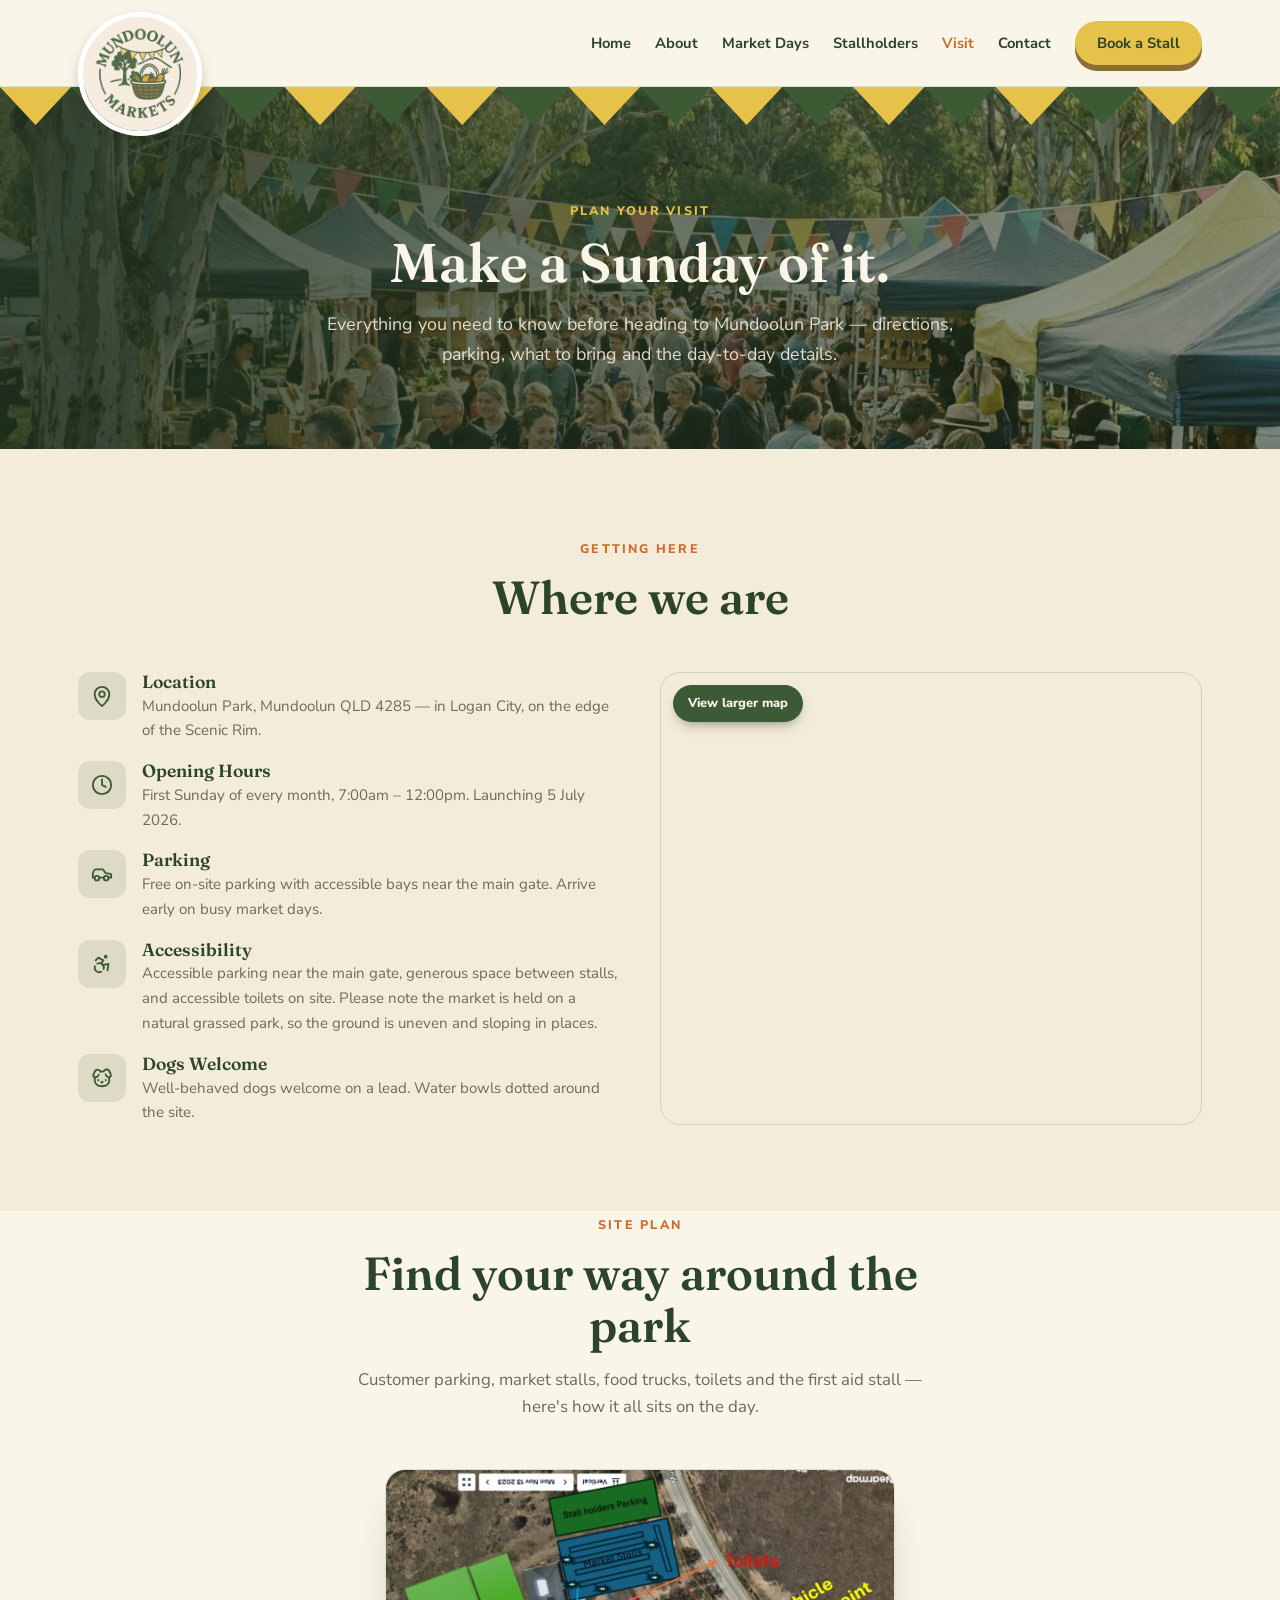
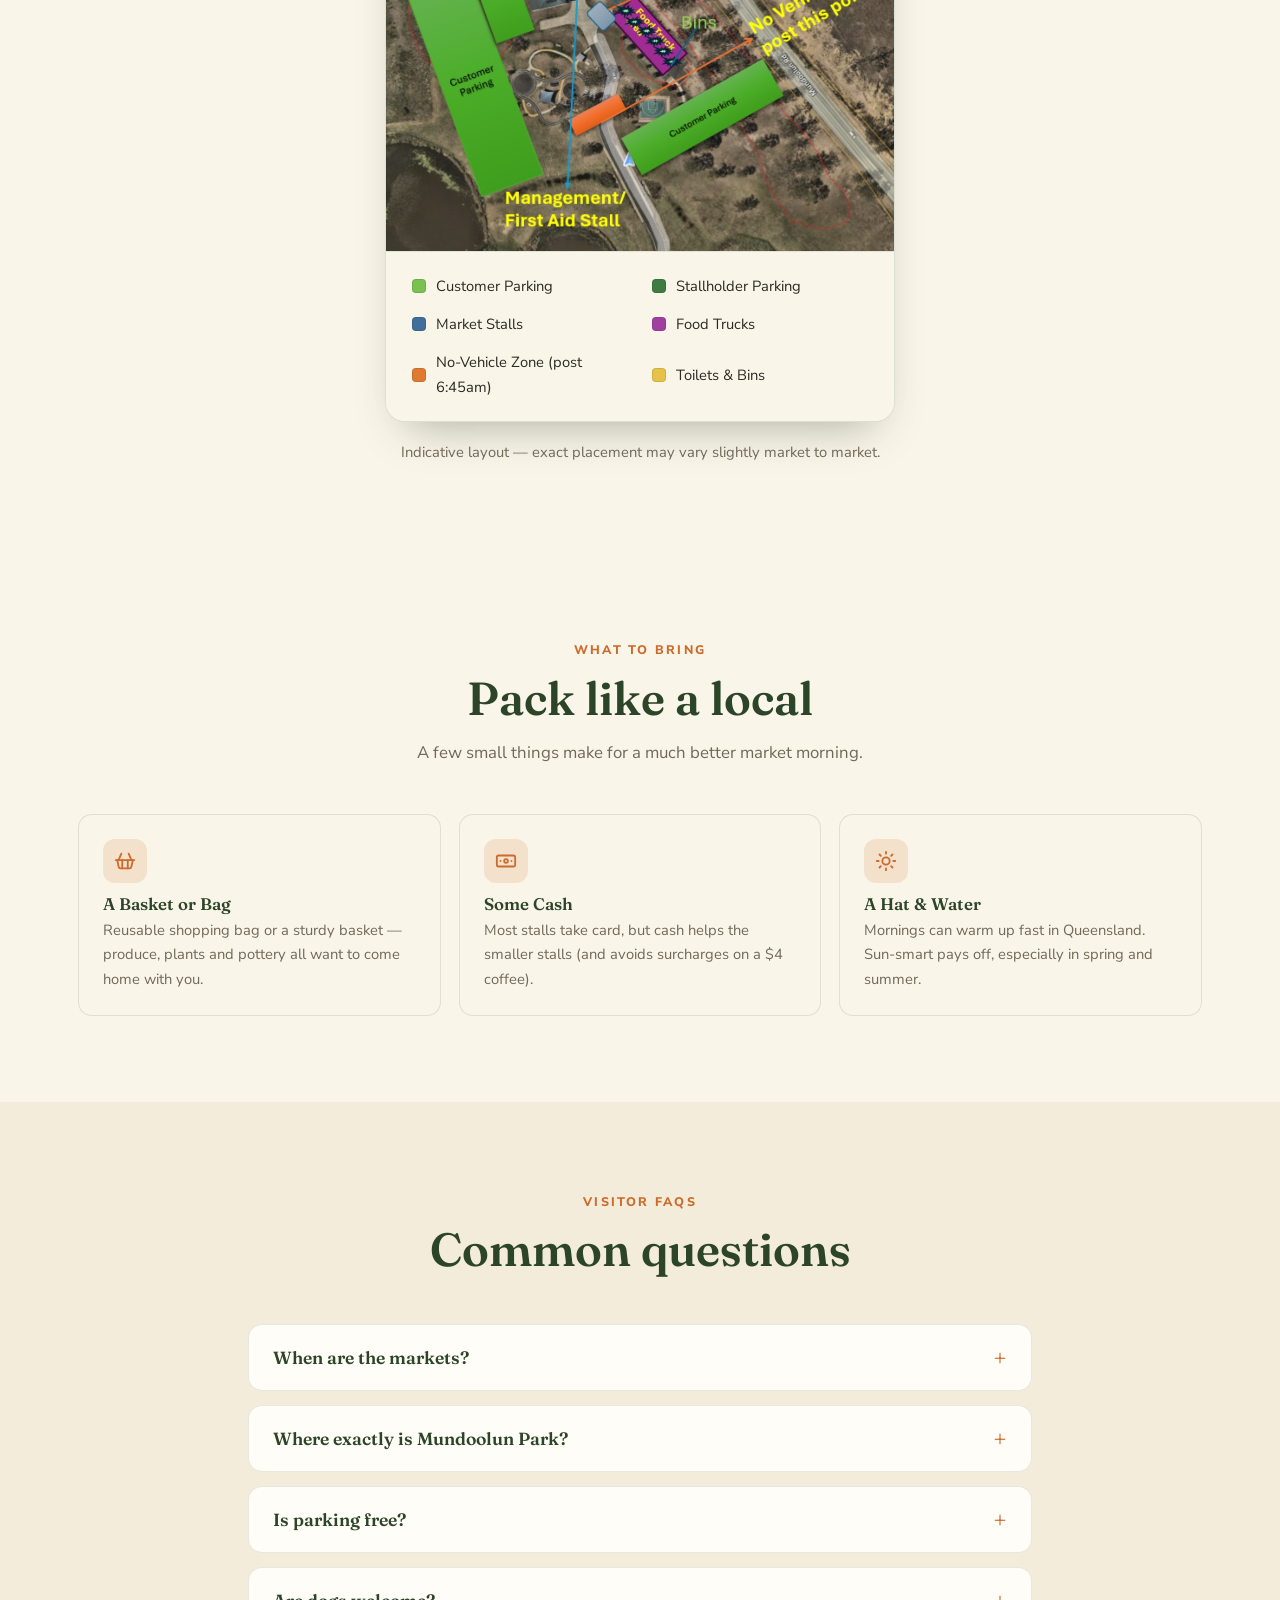
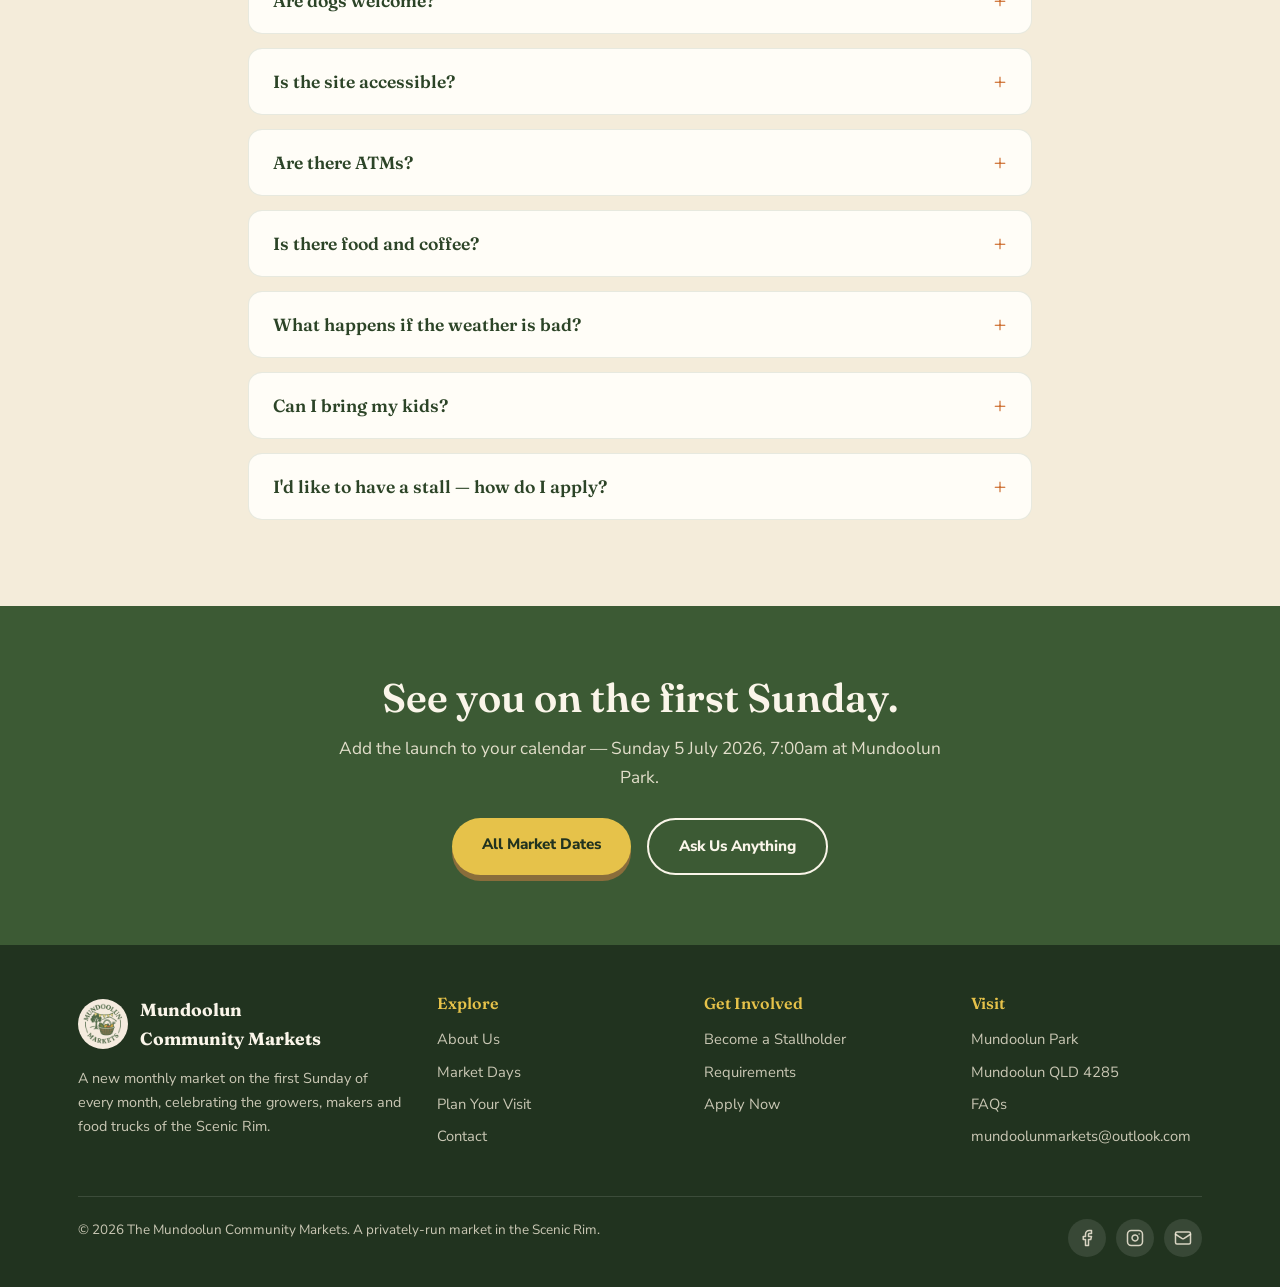
<file: visit.html>
<!DOCTYPE html>
<html lang="en">
<head>
<meta charset="UTF-8" />
<meta name="viewport" content="width=device-width, initial-scale=1.0" />
<title>Plan Your Visit · The Mundoolun Community Markets</title>
<link rel="preconnect" href="https://fonts.googleapis.com" />
<link rel="preconnect" href="https://fonts.gstatic.com" crossorigin />
<link href="https://fonts.googleapis.com/css2?family=Fraunces:opsz,wght@9..144,400;9..144,500;9..144,600;9..144,700&family=Nunito+Sans:wght@400;600;700;800&display=swap" rel="stylesheet" />
<link rel="stylesheet" href="styles.css" />
<script src="script.js" defer></script>
</head>
<body>

<!-- ===== NAV ===== -->
<header class="nav">
  <div class="nav-inner">
    <a class="brand" href="index.html">
      <img src="images/logo.jpg" alt="The Mundoolun Community Markets" />
    </a>
    <button class="nav-toggle" aria-label="Toggle menu" aria-expanded="false"><span></span><span></span><span></span></button>
    <nav class="links">
      <a href="index.html">Home</a>
      <a href="about.html">About</a>
      <a href="markets.html">Market Days</a>
      <a href="stallholders.html">Stallholders</a>
      <a href="visit.html" class="active">Visit</a>
      <a href="contact.html">Contact</a>
      <a href="stallholders.html" class="btn btn-yellow" style="padding:10px 22px;">Book a Stall</a>
    </nav>
  </div>
</header>

<!-- ===== PAGE HERO ===== -->
<section class="page-hero" style="--page-hero-bg: url('images/gallery-crowd.jpg');">
  <div class="bunting" aria-hidden="true">
    <span></span><span></span><span></span><span></span><span></span><span></span>
    <span></span><span></span><span></span><span></span><span></span><span></span>
    <span></span><span></span><span></span><span></span><span></span><span></span>
  </div>
  <div class="wrap">
    <span class="eyebrow">Plan Your Visit</span>
    <h1>Make a Sunday of it.</h1>
    <p class="lead">Everything you need to know before heading to Mundoolun Park —
      directions, parking, what to bring and the day-to-day details.</p>
  </div>
</section>

<!-- ===== GETTING HERE ===== -->
<section>
  <div class="wrap">
    <div class="section-head center">
      <span class="eyebrow">Getting Here</span>
      <h2>Where we are</h2>
    </div>
    <div class="visit-grid">
      <div class="info-list">
        <div class="info-row">
          <div class="ico"><svg class="icon" aria-hidden="true"><use href="icons.svg#map-pin"/></svg></div>
          <div><h4>Location</h4><p>Mundoolun Park, Mundoolun QLD 4285 — in Logan City, on the edge of the Scenic Rim.</p></div>
        </div>
        <div class="info-row">
          <div class="ico"><svg class="icon" aria-hidden="true"><use href="icons.svg#clock"/></svg></div>
          <div><h4>Opening Hours</h4><p>First Sunday of every month, 7:00am – 12:00pm. Launching 5 July 2026.</p></div>
        </div>
        <div class="info-row">
          <div class="ico"><svg class="icon" aria-hidden="true"><use href="icons.svg#car"/></svg></div>
          <div><h4>Parking</h4><p>Free on-site parking with accessible bays near the main gate. Arrive early on busy market days.</p></div>
        </div>
        <div class="info-row">
          <div class="ico"><svg class="icon" aria-hidden="true"><use href="icons.svg#accessibility"/></svg></div>
          <div><h4>Accessibility</h4><p>Accessible parking near the main gate, generous space between stalls, and accessible toilets on site. Please note the market is held on a natural grassed park, so the ground is uneven and sloping in places.</p></div>
        </div>
        <div class="info-row">
          <div class="ico"><svg class="icon" aria-hidden="true"><use href="icons.svg#dog"/></svg></div>
          <div><h4>Dogs Welcome</h4><p>Well-behaved dogs welcome on a lead. Water bowls dotted around the site.</p></div>
        </div>
      </div>
      <div class="map">
        <iframe
          title="Map showing Mundoolun Park"
          src="https://www.openstreetmap.org/export/embed.html?bbox=153.043%2C-27.891%2C153.103%2C-27.841&amp;layer=mapnik&amp;marker=-27.866%2C153.073"
          loading="lazy" referrerpolicy="no-referrer-when-downgrade"></iframe>
        <a class="map-link" href="https://www.openstreetmap.org/?mlat=-27.866&amp;mlon=153.073#map=14/-27.866/153.073" target="_blank" rel="noopener">View larger map</a>
      </div>
    </div>
  </div>
</section>

<!-- ===== SITE PLAN ===== -->
<section id="site-plan" class="about" style="padding-top:0;">
  <div class="wrap">
    <div class="section-head center">
      <span class="eyebrow">Site Plan</span>
      <h2>Find your way around the park</h2>
      <p>Customer parking, market stalls, food trucks, toilets and the first aid stall —
        here's how it all sits on the day.</p>
    </div>
    <div class="site-plan">
      <img src="images/site-plan.jpg" alt="Site plan of Mundoolun Park on market day, showing customer parking, stallholder parking, market stalls, food trucks, toilets, bins and the management/first aid stall." />
      <div class="site-plan-legend">
        <div class="lg"><span class="sw" style="background:#79c151;"></span> Customer Parking</div>
        <div class="lg"><span class="sw" style="background:#3f7c41;"></span> Stallholder Parking</div>
        <div class="lg"><span class="sw" style="background:#3f6f9a;"></span> Market Stalls</div>
        <div class="lg"><span class="sw" style="background:#a13fa1;"></span> Food Trucks</div>
        <div class="lg"><span class="sw" style="background:#e07a30;"></span> No-Vehicle Zone (post 6:45am)</div>
        <div class="lg"><span class="sw" style="background:#e6c24a;"></span> Toilets &amp; Bins</div>
      </div>
    </div>
    <p style="text-align:center;margin-top:18px;color:var(--muted);font-size:.92rem;">
      Indicative layout — exact placement may vary slightly market to market.
    </p>
  </div>
</section>

<!-- ===== WHAT TO BRING ===== -->
<section class="about">
  <div class="wrap">
    <div class="section-head center">
      <span class="eyebrow">What to Bring</span>
      <h2>Pack like a local</h2>
      <p>A few small things make for a much better market morning.</p>
    </div>
    <div class="fact-grid">
      <div class="fact">
        <div class="ico"><svg class="icon" aria-hidden="true"><use href="icons.svg#basket"/></svg></div>
        <h4>A Basket or Bag</h4>
        <p>Reusable shopping bag or a sturdy basket — produce, plants and pottery
          all want to come home with you.</p>
      </div>
      <div class="fact">
        <div class="ico"><svg class="icon" aria-hidden="true"><use href="icons.svg#cash"/></svg></div>
        <h4>Some Cash</h4>
        <p>Most stalls take card, but cash helps the smaller stalls (and avoids
          surcharges on a $4 coffee).</p>
      </div>
      <div class="fact">
        <div class="ico"><svg class="icon" aria-hidden="true"><use href="icons.svg#sun"/></svg></div>
        <h4>A Hat &amp; Water</h4>
        <p>Mornings can warm up fast in Queensland. Sun-smart pays off, especially
          in spring and summer.</p>
      </div>
    </div>
  </div>
</section>

<!-- ===== FAQS ===== -->
<section id="faqs">
  <div class="wrap" style="max-width:840px;">
    <div class="section-head center">
      <span class="eyebrow">Visitor FAQs</span>
      <h2>Common questions</h2>
    </div>
    <div class="faq-list">
      <details class="faq-item">
        <summary>When are the markets?</summary>
        <div class="faq-body">
          <p>Every <b>first Sunday of the month</b>, 7:00am – 12:00pm. Our launch market
            is Sunday 5 July 2026 — see the full 2026 schedule on the
            <a href="markets.html" style="color:var(--tomato);font-weight:700;">Market
            Days page</a>.</p>
        </div>
      </details>
      <details class="faq-item">
        <summary>Where exactly is Mundoolun Park?</summary>
        <div class="faq-body">
          <p>Mundoolun, QLD 4285, on the edge of Logan City just inside the Scenic Rim.
            About 50 minutes from Brisbane CBD, 35 minutes from the Gold Coast and a
            short drive from Beaudesert, Jimboomba and Tamborine.</p>
        </div>
      </details>
      <details class="faq-item">
        <summary>Is parking free?</summary>
        <div class="faq-body">
          <p>Yes — on-site parking is free, with accessible bays near the main gate.
            We recommend arriving before 9:00am on busy market days.</p>
        </div>
      </details>
      <details class="faq-item">
        <summary>Are dogs welcome?</summary>
        <div class="faq-body">
          <p>Yes — friendly dogs on a lead are very welcome. Please bring poo bags
            and be mindful around food stalls.</p>
        </div>
      </details>
      <details class="faq-item">
        <summary>Is the site accessible?</summary>
        <div class="faq-body">
          <p>We have accessible parking near the main entrance, generous space between
            stalls, and accessible toilets on site. Please note the market is held on a
            natural grassed park, so the ground is uneven and sloping in places and can be
            soft after rain — visitors with mobility needs may like to plan ahead.</p>
        </div>
      </details>
      <details class="faq-item">
        <summary>Are there ATMs?</summary>
        <div class="faq-body">
          <p>Most stallholders take card payments, but we recommend bringing some cash
            for smaller purchases. The nearest ATM is in the Mundoolun/Tamborine area.</p>
        </div>
      </details>
      <details class="faq-item">
        <summary>Is there food and coffee?</summary>
        <div class="faq-body">
          <p>Absolutely — we'll have a curated selection of food trucks, a coffee cart
            and bakers each market. See <a href="markets.html" style="color:var(--tomato);font-weight:700;">Market Days</a> for what's coming up.</p>
        </div>
      </details>
      <details class="faq-item">
        <summary>What happens if the weather is bad?</summary>
        <div class="faq-body">
          <p>We run rain, hail or shine, but in the rare case of severe weather we may
            postpone. The call is made by <b>4:00pm the day before</b> — check our
            Facebook, Instagram or newsletter for updates.</p>
        </div>
      </details>
      <details class="faq-item">
        <summary>Can I bring my kids?</summary>
        <div class="faq-body">
          <p>Please do — markets are very much a family morning out. Live music, a
            kids' craft tent and plenty of room to run around.</p>
        </div>
      </details>
      <details class="faq-item">
        <summary>I'd like to have a stall — how do I apply?</summary>
        <div class="faq-body">
          <p>Wonderful — head to the <a href="stallholders.html" style="color:var(--tomato);font-weight:700;">Become a Stallholder</a>
            page for full info and the enquiry form.</p>
        </div>
      </details>
    </div>
  </div>
</section>

<!-- ===== CTA BANNER ===== -->
<section class="cta-banner">
  <div class="wrap">
    <h2>See you on the first Sunday.</h2>
    <p>Add the launch to your calendar — Sunday 5 July 2026, 7:00am at Mundoolun Park.</p>
    <div class="hero-cta">
      <a href="markets.html" class="btn btn-yellow">All Market Dates</a>
      <a href="contact.html" class="btn btn-ghost">Ask Us Anything</a>
    </div>
  </div>
</section>

<!-- ===== FOOTER ===== -->
<footer class="foot">
  <div class="wrap">
    <div class="foot-grid">
      <div>
        <div class="foot-brand">
          <img src="images/logo.jpg" alt="Mundoolun Community Markets logo" />
          <b>Mundoolun<br />Community Markets</b>
        </div>
        <p style="font-size:.9rem;">A new monthly market on the first Sunday of every
          month, celebrating the growers, makers and food trucks of the Scenic Rim.</p>
      </div>
      <div>
        <h4>Explore</h4>
        <a href="about.html">About Us</a>
        <a href="markets.html">Market Days</a>
        <a href="visit.html">Plan Your Visit</a>
        <a href="contact.html">Contact</a>
      </div>
      <div>
        <h4>Get Involved</h4>
        <a href="stallholders.html">Become a Stallholder</a>
        <a href="stallholders.html#requirements">Requirements</a>
        <a href="stallholders.html#apply">Apply Now</a>
      </div>
      <div>
        <h4>Visit</h4>
        <a href="visit.html">Mundoolun Park</a>
        <a href="visit.html">Mundoolun QLD 4285</a>
        <a href="visit.html#faqs">FAQs</a>
        <a href="mailto:mundoolunmarkets@outlook.com">mundoolunmarkets@outlook.com</a>
      </div>
    </div>
    <div class="foot-bottom">
      <span>© 2026 The Mundoolun Community Markets. A privately-run market in the Scenic Rim.</span>
      <div class="socials">
        <a href="#" aria-label="Facebook"><svg class="icon" aria-hidden="true"><use href="icons.svg#facebook"/></svg></a>
        <a href="#" aria-label="Instagram"><svg class="icon" aria-hidden="true"><use href="icons.svg#instagram"/></svg></a>
        <a href="mailto:mundoolunmarkets@outlook.com" aria-label="Email"><svg class="icon" aria-hidden="true"><use href="icons.svg#mail"/></svg></a>
      </div>
    </div>
  </div>
</footer>

</body>
</html>
</file>
<file: styles.css>
:root {
  --green:        #3c5a34;
  --green-dark:   #2c4427;
  --green-deep:   #21331f;
  --cream:        #f4ecda;
  --cream-soft:   #faf5e9;
  --paper:        #fffdf7;
  --yellow:       #e6c24a;
  --yellow-soft:  #f0d877;
  --brown:        #8a6d3b;
  --tomato:       #cc6b2c;
  --ink:          #2b2a23;
  --muted:        #6f6a58;
}

* { margin: 0; padding: 0; box-sizing: border-box; }

html { scroll-behavior: smooth; }

body {
  font-family: 'Nunito Sans', system-ui, sans-serif;
  color: var(--ink);
  background: var(--cream);
  line-height: 1.65;
  -webkit-font-smoothing: antialiased;
}

h1, h2, h3, h4 {
  font-family: 'Fraunces', Georgia, serif;
  font-weight: 600;
  line-height: 1.12;
  color: var(--green-dark);
}

a { color: inherit; text-decoration: none; }

.wrap { max-width: 1180px; margin: 0 auto; padding: 0 28px; }

.eyebrow {
  font-family: 'Nunito Sans', sans-serif;
  font-weight: 800;
  text-transform: uppercase;
  letter-spacing: .18em;
  font-size: .78rem;
  color: var(--tomato);
}

.btn {
  display: inline-block;
  font-weight: 800;
  font-size: .95rem;
  padding: 14px 30px;
  border-radius: 999px;
  transition: transform .15s ease, box-shadow .15s ease;
  cursor: pointer;
  border: none;
}
.btn-primary {
  background: var(--green);
  color: var(--cream-soft);
  box-shadow: 0 6px 0 var(--green-deep);
}
.btn-primary:hover { transform: translateY(-2px); box-shadow: 0 8px 0 var(--green-deep); }
.btn-yellow {
  background: var(--yellow);
  color: var(--green-deep);
  box-shadow: 0 6px 0 var(--brown);
}
.btn-yellow:hover { transform: translateY(-2px); box-shadow: 0 8px 0 var(--brown); }
.btn-ghost {
  background: transparent;
  color: var(--green-dark);
  border: 2px solid var(--green);
}
.btn-ghost:hover { background: var(--green); color: var(--cream-soft); }

/* ---------- Bunting ---------- */
.bunting {
  display: flex;
  height: 38px;
  overflow: hidden;
}
.hero .bunting,
.page-hero .bunting {
  position: absolute;
  top: 0; left: 0; right: 0;
  z-index: 3;
}
.bunting span {
  flex: 1;
  clip-path: polygon(0 0, 100% 0, 50% 100%);
}
.bunting span:nth-child(odd)  { background: var(--yellow); }
.bunting span:nth-child(even) { background: var(--green); }

/* ---------- Nav ---------- */
header.nav {
  position: sticky; top: 0; z-index: 50;
  background: var(--cream-soft);
  border-bottom: 1px solid rgba(60,90,52,.15);
}
.nav-inner {
  display: flex; align-items: center; justify-content: space-between;
  padding: 12px 28px;
  max-width: 1180px; margin: 0 auto;
}
.brand { position: relative; width: 124px; height: 62px; flex-shrink: 0; }
.brand img {
  position: absolute; top: 0; left: 0;
  height: 124px; width: 124px;
  border-radius: 50%; object-fit: cover;
  border: 5px solid #fff;
  box-shadow: 0 6px 16px -6px rgba(33,51,31,.55);
}
nav.links { display: flex; gap: 24px; align-items: center; }
nav.links a {
  font-weight: 700; font-size: .92rem; color: var(--green-dark);
}
nav.links a:hover,
nav.links a.active { color: var(--tomato); }

/* ---------- Mobile menu toggle ---------- */
.nav-toggle {
  display: none;
  background: transparent; border: none; cursor: pointer;
  padding: 0;
  width: 44px; height: 44px;
  flex-direction: column; gap: 6px;
  align-items: center; justify-content: center;
  z-index: 2;
}
.nav-toggle span {
  display: block;
  width: 26px; height: 3px;
  background: var(--green-dark);
  border-radius: 2px;
  transition: transform .25s ease, opacity .2s ease;
}
.nav.open .nav-toggle span:nth-child(1) { transform: translateY(9px) rotate(45deg); }
.nav.open .nav-toggle span:nth-child(2) { opacity: 0; }
.nav.open .nav-toggle span:nth-child(3) { transform: translateY(-9px) rotate(-45deg); }

@media (max-width: 860px) {
  .nav-toggle { display: flex; }
  nav.links {
    display: none;
    position: absolute; top: 100%; left: 0; right: 0;
    background: var(--cream-soft);
    flex-direction: column;
    align-items: stretch;
    padding: 14px 24px 22px;
    gap: 2px;
    border-bottom: 1px solid rgba(60,90,52,.15);
    box-shadow: 0 18px 30px -16px rgba(33,51,31,.35);
  }
  .nav.open nav.links { display: flex; }
  nav.links a {
    padding: 14px 6px;
    border-bottom: 1px solid rgba(60,90,52,.1);
    font-size: 1.05rem;
  }
  nav.links a:last-child { border-bottom: none; }
  nav.links a.btn {
    text-align: center;
    margin-top: 10px;
    padding: 14px 22px;
  }
  header.nav { position: sticky; }
}

/* ---------- Hero (homepage) ---------- */
.hero {
  position: relative;
  min-height: 92vh;
  display: flex; align-items: center;
  padding: 100px 0;
  background:
    linear-gradient(100deg, rgba(33,51,31,.94) 0%, rgba(33,51,31,.68) 46%, rgba(33,51,31,.28) 100%),
    url('images/hero-market.jpg') center 32%/cover no-repeat;
}
.hero-inner { max-width: 940px; }
.hero h1 {
  font-size: clamp(2.6rem, 6vw, 4.4rem);
  font-weight: 600; color: var(--cream-soft);
}
.hero h1 em { color: var(--yellow); font-style: italic; }
.hero .eyebrow { color: var(--yellow); }
.hero p.lead {
  font-size: 1.2rem; color: rgba(244,236,218,.92); margin: 20px 0 30px;
  max-width: 32em;
}
.hero-cta { display: flex; gap: 16px; flex-wrap: wrap; }
.hero .btn-ghost { color: var(--cream-soft); border-color: var(--cream-soft); }
.hero .btn-ghost:hover { background: var(--cream-soft); color: var(--green-dark); }
.hero .next-card { border: 1px solid rgba(244,236,218,.22); }
@media (max-width: 880px) {
  .hero { min-height: 0; text-align: center; padding: 80px 0 70px; }
  .hero-inner { margin: 0 auto; }
  .hero-cta { justify-content: center; }
  .hero p.lead { margin-inline: auto; }
  .hero .next-card { justify-content: center; }
}

/* ---------- Page Hero (internal pages) ---------- */
.page-hero {
  position: relative;
  padding: 110px 0 80px;
  color: var(--cream-soft);
  text-align: center;
  background-image:
    linear-gradient(100deg, rgba(33,51,31,.85) 0%, rgba(33,51,31,.6) 60%, rgba(33,51,31,.45) 100%),
    var(--page-hero-bg, none);
  background-position: center 35%;
  background-size: cover;
  background-repeat: no-repeat;
  background-color: var(--green-dark);
}
.page-hero .eyebrow { color: var(--yellow); }
.page-hero h1 {
  font-size: clamp(2.2rem, 5vw, 3.4rem);
  color: var(--cream-soft);
  margin: 10px auto 0;
  max-width: 18em;
}
.page-hero p.lead {
  font-size: 1.12rem; color: rgba(244,236,218,.9);
  margin: 16px auto 0; max-width: 36em;
}

/* Next market card */
.next-card {
  margin-top: 26px;
  background: var(--green);
  color: var(--cream-soft);
  border-radius: 18px;
  padding: 22px 26px;
  display: flex; align-items: center; gap: 22px;
  flex-wrap: wrap;
}
.next-card .date-box {
  background: var(--yellow); color: var(--green-deep);
  border-radius: 14px; text-align: center;
  padding: 10px 18px; min-width: 86px;
}
.next-card .date-box .d { font-family: 'Fraunces', serif; font-size: 2.2rem; font-weight: 700; line-height: 1; }
.next-card .date-box .m { font-weight: 800; text-transform: uppercase; letter-spacing: .12em; font-size: .8rem; }
.next-card .info b { font-family: 'Fraunces', serif; font-size: 1.25rem; color: var(--cream-soft); }
.next-card .info span { display: block; color: var(--yellow-soft); font-weight: 700; font-size: .92rem; }

/* ---------- Section base ---------- */
section { padding: 86px 0; }
section[id] { scroll-margin-top: 110px; }
.section-head { max-width: 36em; margin-bottom: 48px; }
.section-head.center { margin-inline: auto; text-align: center; }
.section-head h2 { font-size: clamp(2rem, 4vw, 2.9rem); margin: 10px 0 14px; }
.section-head p { color: var(--muted); font-size: 1.05rem; }

/* ---------- About ---------- */
.about { background: var(--cream-soft); }
.about-grid { display: grid; grid-template-columns: 1fr 1fr; gap: 56px; align-items: center; }
@media (max-width: 820px) { .about-grid { grid-template-columns: 1fr; gap: 34px; } }
.about-photo {
  aspect-ratio: 4/3; border-radius: 20px;
  position: relative; overflow: hidden;
  box-shadow: 0 22px 44px -22px rgba(33,51,31,.6);
}
.about-photo img { width: 100%; height: 100%; object-fit: cover; display: block; }
.about-photo .tag {
  position: absolute; left: 18px; bottom: 18px;
  background: var(--yellow); color: var(--green-deep);
  font-weight: 800; font-size: .82rem; padding: 8px 16px;
  border-radius: 999px;
}
.about-stats { display: flex; gap: 14px; margin-top: 26px; flex-wrap: wrap; }
.stat {
  background: var(--paper); border: 1px solid rgba(60,90,52,.14);
  border-radius: 14px; padding: 16px 20px; flex: 1; min-width: 120px;
}
.stat b { font-family: 'Fraunces', serif; font-size: 1.9rem; color: var(--tomato); display: block; }
.stat span { font-size: .88rem; color: var(--muted); font-weight: 700; }

/* ---------- Stalls ---------- */
.stall-grid { display: grid; grid-template-columns: repeat(4, 1fr); gap: 22px; }
@media (max-width: 900px) { .stall-grid { grid-template-columns: repeat(2, 1fr); } }
@media (max-width: 520px) { .stall-grid { grid-template-columns: 1fr; } }
.stall {
  position: relative; text-align: center;
  background: var(--paper); border-radius: 18px;
  padding: 78px 22px 30px; margin-top: 50px;
  border: 1px solid rgba(60,90,52,.14);
  transition: transform .18s ease, box-shadow .18s ease;
}
.stall:hover { transform: translateY(-6px); box-shadow: 0 18px 32px -18px rgba(33,51,31,.5); }
.stall-img {
  position: absolute; top: -50px; left: 50%;
  transform: translateX(-50%);
  width: 110px; height: 110px;
  border-radius: 50%; object-fit: cover;
  border: 5px solid #fff;
  box-shadow: 0 12px 24px -8px rgba(33,51,31,.5);
  transition: transform .18s ease;
}
.stall:hover .stall-img { transform: translateX(-50%) scale(1.06); }
.stall h3 { font-size: 1.25rem; margin-bottom: 6px; }
.stall p { font-size: .94rem; color: var(--muted); }

/* ---------- Calendar ---------- */
.calendar { background: var(--green-dark); color: var(--cream-soft); }
.calendar .section-head h2,
.calendar .section-head { color: var(--cream-soft); }
.calendar .section-head h2 { color: var(--cream-soft); }
.calendar .section-head p { color: rgba(244,236,218,.7); }
.cal-grid {
  display: grid; grid-template-columns: repeat(3, 1fr);
  gap: 24px;
}
@media (max-width: 900px) { .cal-grid { grid-template-columns: repeat(2, 1fr); } }
@media (max-width: 560px) { .cal-grid { grid-template-columns: 1fr; } }
.cal-card {
  background: rgba(255,255,255,.06);
  border: 1px solid rgba(255,255,255,.12);
  border-radius: 18px; overflow: hidden;
  display: flex; flex-direction: column;
  transition: transform .2s ease, box-shadow .2s ease;
}
.cal-card:hover { transform: translateY(-5px); box-shadow: 0 22px 40px -22px rgba(0,0,0,.65); }
.cal-thumb {
  position: relative; aspect-ratio: 4/3; overflow: hidden;
}
.cal-thumb img {
  width: 100%; height: 100%; object-fit: cover; display: block;
  transition: transform .5s ease;
}
.cal-card:hover .cal-thumb img { transform: scale(1.06); }
.cal-tag {
  position: absolute; top: 14px; left: 14px;
  background: var(--yellow); color: var(--green-deep);
  font-weight: 800; font-size: .72rem; text-transform: uppercase;
  letter-spacing: .1em; padding: 6px 12px; border-radius: 999px;
  box-shadow: 0 6px 14px -6px rgba(0,0,0,.4);
}
.cal-body { padding: 20px 22px 24px; }
.cal-card .cal-date {
  display: flex; align-items: baseline; gap: 8px;
  font-family: 'Fraunces', serif; font-weight: 700;
  color: var(--yellow);
}
.cal-card .cal-date .m { font-size: 1rem; letter-spacing: .04em; }
.cal-card .cal-date .d { font-size: 1.9rem; line-height: 1; }
.cal-card h4 {
  color: var(--cream-soft); font-size: 1.2rem;
  margin: 4px 0 6px;
}
.cal-card p {
  font-size: .9rem; color: rgba(244,236,218,.78);
}

/* ---------- Gallery ---------- */
.gallery { background: var(--cream-soft); }
.gal-grid {
  display: grid; grid-template-columns: repeat(4, 1fr);
  grid-auto-rows: 200px; grid-auto-flow: dense; gap: 14px;
}
@media (max-width: 720px) {
  .gal-grid { grid-template-columns: repeat(2, 1fr); grid-auto-rows: 170px; }
}
.gal-grid figure {
  margin: 0; border-radius: 16px; overflow: hidden; position: relative;
}
.gal-grid img {
  width: 100%; height: 100%; object-fit: cover; display: block;
  transition: transform .5s ease;
}
.gal-grid figure:hover img { transform: scale(1.07); }
.gal-grid figure.tall { grid-row: span 2; }
.gal-grid figcaption {
  position: absolute; left: 0; right: 0; bottom: 0;
  padding: 26px 16px 12px;
  background: linear-gradient(transparent, rgba(33,51,31,.88));
  color: var(--cream-soft); font-weight: 700; font-size: .9rem;
}

/* ---------- Stallholder CTA ---------- */
.vendor {
  background:
    radial-gradient(circle at 15% 20%, rgba(230,194,74,.22), transparent 40%),
    var(--cream);
}
.vendor-box {
  background: var(--tomato);
  color: var(--cream-soft);
  border-radius: 26px;
  display: grid; grid-template-columns: 1fr 1.5fr 1fr;
  gap: 0; align-items: stretch;
  overflow: hidden;
}
.vendor-image { overflow: hidden; min-height: 480px; }
.vendor-image img {
  width: 100%; height: 100%;
  object-fit: cover; display: block;
}
.vendor-content { padding: 50px 40px; align-self: center; }
@media (max-width: 880px) {
  .vendor-box { grid-template-columns: 1fr; text-align: center; }
  .vendor-image { min-height: 0; aspect-ratio: 16/9; }
}
.vendor-box h2 { color: var(--cream-soft); font-size: clamp(1.9rem,4vw,2.7rem); }
.vendor-box p { margin: 14px 0 0; color: rgba(255,253,247,.9); }
.vendor-perks { list-style: none; margin-top: 20px; display: grid; gap: 8px; }
.vendor-perks li { font-weight: 700; font-size: 1.02rem; }
.vendor-perks li::before { content: "✦  "; color: var(--yellow); }
.vendor-reqs {
  margin-top: 24px; padding-top: 20px;
  border-top: 1px solid rgba(255,253,247,.28);
}
.vendor-reqs h4 {
  color: var(--yellow); font-size: .82rem;
  text-transform: uppercase; letter-spacing: .14em;
  margin-bottom: 10px;
}
.vendor-reqs p {
  font-size: .94rem; color: rgba(255,253,247,.92);
  margin-bottom: 6px;
}
.vendor-action { text-align: center; padding: 50px 40px; align-self: center; }
.launch-date {
  background: var(--cream-soft); color: var(--green-deep);
  border-radius: 18px; padding: 18px 26px;
  display: inline-block;
  box-shadow: 0 10px 22px -10px rgba(0,0,0,.35);
}
.launch-date .ld-day {
  font-weight: 800; letter-spacing: .18em;
  font-size: .78rem; color: var(--tomato);
}
.launch-date .ld-num {
  font-family: 'Fraunces', serif; font-size: 3.4rem;
  font-weight: 700; line-height: 1; margin: 2px 0;
  color: var(--green-deep);
}
.launch-date .ld-month {
  font-weight: 800; letter-spacing: .18em;
  font-size: .78rem; color: var(--green-dark);
}
.vendor-action .label { margin: 14px 0 4px; font-weight: 800; font-size: 1rem; }
.vendor-action .setup { font-size: .86rem; opacity: .9; margin-bottom: 18px; }

/* ---------- Visitor info ---------- */
.visit-grid { display: grid; grid-template-columns: 1fr 1fr; gap: 40px; align-items: stretch; }
@media (max-width: 820px) { .visit-grid { grid-template-columns: 1fr; } }
.info-list { display: grid; gap: 18px; }
.info-row { display: flex; gap: 16px; align-items: flex-start; }
.info-row .ico {
  width: 48px; height: 48px; border-radius: 12px; flex-shrink: 0;
  background: rgba(60,90,52,.12); display: flex;
  align-items: center; justify-content: center;
  color: var(--green);
}
.info-row .ico .icon { width: 22px; height: 22px; }
.info-row h4 { font-size: 1.1rem; margin-bottom: 2px; }
.info-row p { font-size: .94rem; color: var(--muted); }
.map {
  border-radius: 20px; min-height: 340px;
  position: relative; overflow: hidden;
  border: 1px solid rgba(60,90,52,.18);
}
.map iframe {
  width: 100%; height: 100%; min-height: 340px;
  border: 0; display: block;
}
.map-link {
  position: absolute; left: 12px; top: 12px;
  background: var(--green); color: var(--cream-soft);
  font-weight: 800; font-size: .8rem;
  padding: 8px 15px; border-radius: 999px;
  box-shadow: 0 6px 14px -6px rgba(33,51,31,.6);
}
.map-link:hover { background: var(--green-dark); }

/* ---------- Newsletter / Contact ---------- */
.contact-band { background: var(--green); color: var(--cream-soft); }
.contact-band .section-head h2 { color: var(--cream-soft); }
.contact-band .section-head p { color: rgba(244,236,218,.75); }
.news-form {
  display: flex; gap: 12px; max-width: 480px; margin: 0 auto;
  flex-wrap: wrap; justify-content: center;
}
.news-form input {
  flex: 1; min-width: 220px;
  padding: 14px 20px; border-radius: 999px; border: none;
  font-family: inherit; font-size: 1rem;
}

/* ---------- Footer ---------- */
footer.foot {
  background: var(--green-deep); color: rgba(244,236,218,.8);
  padding: 50px 0 30px;
}
.foot-grid {
  display: grid; grid-template-columns: 1.4fr 1fr 1fr 1fr;
  gap: 36px;
}
@media (max-width: 760px) { .foot-grid { grid-template-columns: 1fr 1fr; } }
.foot-grid h4 { color: var(--yellow); font-size: 1rem; margin-bottom: 14px; }
.foot-grid a { display: block; font-size: .92rem; margin-bottom: 8px; color: rgba(244,236,218,.8); }
.foot-grid a:hover { color: var(--yellow); }
.foot-brand { display: flex; align-items: center; gap: 12px; margin-bottom: 14px; }
.foot-brand img { height: 50px; width: 50px; border-radius: 50%; }
.foot-brand b { font-family: 'Fraunces', serif; color: var(--cream-soft); font-size: 1.1rem; }
.foot-bottom {
  margin-top: 40px; padding-top: 22px;
  border-top: 1px solid rgba(255,255,255,.12);
  display: flex; justify-content: space-between; gap: 14px;
  flex-wrap: wrap; font-size: .84rem;
}
.socials { display: flex; gap: 10px; }
.socials a {
  width: 38px; height: 38px; border-radius: 50%;
  background: rgba(255,255,255,.1);
  display: flex; align-items: center; justify-content: center;
  color: rgba(244,236,218,.85);
  transition: background .15s ease, color .15s ease;
}
.socials a .icon { width: 18px; height: 18px; }
.socials a:hover { background: var(--yellow); color: var(--green-deep); }

/* ---------- Generic icon ---------- */
.icon {
  width: 1em; height: 1em;
  display: inline-block;
  vertical-align: -0.125em;
  fill: none;
  flex-shrink: 0;
}

/* ---------- Site plan ---------- */
.site-plan {
  border-radius: 20px; overflow: hidden;
  border: 1px solid rgba(60,90,52,.18);
  box-shadow: 0 22px 44px -22px rgba(33,51,31,.4);
  background: var(--paper);
  max-width: 510px;
  margin: 0 auto;
}
.site-plan img {
  width: 100%; height: auto;
  display: block;
}
.site-plan-legend {
  display: grid; grid-template-columns: repeat(auto-fit, minmax(180px, 1fr));
  gap: 14px 24px;
  padding: 22px 26px;
  background: var(--cream-soft);
  border-top: 1px solid rgba(60,90,52,.12);
  font-size: .92rem;
}
.site-plan-legend .lg {
  display: flex; align-items: center; gap: 10px;
}
.site-plan-legend .sw {
  width: 14px; height: 14px; border-radius: 4px; flex-shrink: 0;
  border: 1px solid rgba(0,0,0,.1);
}

/* ============================================
   INTERNAL PAGE STYLES
   ============================================ */

/* Narrow content section (prose) */
.prose { max-width: 760px; margin: 0 auto; }
.prose p { margin-bottom: 16px; color: var(--ink); font-size: 1.04rem; }
.prose p.lead { font-size: 1.18rem; color: var(--muted); margin-bottom: 24px; }
.prose h2 { font-size: clamp(1.8rem, 3.5vw, 2.4rem); margin: 0 0 16px; }
.prose h3 { font-size: 1.4rem; margin: 32px 0 10px; }
.prose ul { margin: 12px 0 18px 20px; color: var(--ink); }
.prose li { margin-bottom: 6px; }
.prose b, .prose strong { color: var(--green-dark); }

/* Pull-quote — for standout, emotive lines */
.pullquote {
  max-width: 760px; margin: 40px auto; padding: 4px 0 4px 28px;
  border-left: 5px solid var(--tomato);
}
.pullquote p {
  font-family: 'Fraunces', Georgia, serif;
  font-size: clamp(1.35rem, 2.6vw, 1.7rem);
  line-height: 1.28; color: var(--green-dark);
  margin: 0 0 6px; font-weight: 500;
}
.pullquote p:last-child { margin-bottom: 0; }
.pullquote .cap {
  font-family: 'Fraunces', Georgia, serif;
  font-size: clamp(1.5rem, 3vw, 1.95rem);
  color: var(--tomato); margin-top: 14px;
}

/* Stacked maps */
.map-stack { max-width: 940px; margin: 0 auto; display: flex; flex-direction: column; gap: 26px; }
.map-stack figure { margin: 0; }
.map-stack img {
  width: 100%; height: auto; display: block;
  border-radius: 16px; border: 1px solid rgba(33,51,31,.08);
  background: var(--paper);
  box-shadow: 0 22px 44px -24px rgba(33,51,31,.45);
}
.map-stack figcaption {
  text-align: center; margin-top: 12px;
  font-size: .9rem; font-weight: 700; color: var(--muted);
}

/* Two-column split with image */
.split {
  display: grid; grid-template-columns: 1fr 1fr;
  gap: 56px; align-items: center;
}
.split.reverse .split-img { order: 2; }
@media (max-width: 880px) {
  .split { grid-template-columns: 1fr; gap: 34px; }
  .split.reverse .split-img { order: 0; }
}
.split-img {
  aspect-ratio: 4/3; border-radius: 20px;
  overflow: hidden;
  box-shadow: 0 22px 44px -22px rgba(33,51,31,.5);
}
.split-img img { width: 100%; height: 100%; object-fit: cover; display: block; }

/* Three-column feature row */
.feat-grid {
  display: grid; grid-template-columns: repeat(3, 1fr);
  gap: 24px;
}
@media (max-width: 820px) { .feat-grid { grid-template-columns: 1fr; } }
.feat {
  background: var(--paper);
  border: 1px solid rgba(60,90,52,.14);
  border-radius: 18px; overflow: hidden;
  display: flex; flex-direction: column;
}
.feat-img {
  aspect-ratio: 4/3; overflow: hidden;
}
.feat-img img { width: 100%; height: 100%; object-fit: cover; display: block; }
.feat-body { padding: 22px 24px 26px; }
.feat h3 { font-size: 1.25rem; margin-bottom: 6px; }
.feat p { color: var(--muted); font-size: .96rem; }

/* Logistics / quick-fact tiles */
.fact-grid {
  display: grid; grid-template-columns: repeat(3, 1fr);
  gap: 18px;
}
@media (max-width: 820px) { .fact-grid { grid-template-columns: 1fr; } }
.fact {
  background: var(--cream-soft);
  border: 1px solid rgba(60,90,52,.14);
  border-radius: 14px;
  padding: 24px;
}
.fact .ico {
  width: 44px; height: 44px; border-radius: 12px;
  background: rgba(204,107,44,.15);
  display: flex; align-items: center; justify-content: center;
  color: var(--tomato);
  margin-bottom: 12px;
}
.fact .ico .icon { width: 22px; height: 22px; }
.fact h4 { font-size: 1.05rem; margin-bottom: 4px; }
.fact p { font-size: .92rem; color: var(--muted); }

/* Requirements callout */
.callout {
  background: var(--cream-soft);
  border-left: 5px solid var(--tomato);
  border-radius: 12px;
  padding: 22px 26px; margin: 20px 0;
}
.callout h4 {
  color: var(--tomato);
  font-size: .82rem;
  text-transform: uppercase; letter-spacing: .14em;
  margin-bottom: 8px;
}
.callout p { font-size: .98rem; color: var(--ink); }
.callout p + p { margin-top: 6px; }
.callout.green { border-left-color: var(--green); }
.callout.green h4 { color: var(--green-dark); }

/* GHL form placeholder */
.form-mock {
  background: var(--paper);
  border-radius: 20px; padding: 40px;
  box-shadow: 0 22px 44px -22px rgba(33,51,31,.4);
  border: 1px solid rgba(60,90,52,.12);
  position: relative;
}
.form-mock h3 { font-size: 1.4rem; margin-bottom: 6px; }
.form-mock .form-intro {
  color: var(--muted); font-size: .96rem; margin-bottom: 24px;
}
.form-row {
  display: grid; gap: 18px;
  grid-template-columns: 1fr 1fr;
  margin-bottom: 18px;
}
@media (max-width: 580px) { .form-row { grid-template-columns: 1fr; } }
.form-row.single { grid-template-columns: 1fr; }
.form-field { display: flex; flex-direction: column; }
.form-field label {
  font-size: .82rem; font-weight: 800;
  color: var(--green-dark);
  margin-bottom: 6px; letter-spacing: .04em;
  text-transform: uppercase;
}
.form-field input,
.form-field select,
.form-field textarea {
  font-family: inherit; font-size: 1rem;
  padding: 12px 14px; border-radius: 10px;
  border: 1px solid rgba(60,90,52,.25);
  background: var(--cream-soft); color: var(--ink);
}
.form-field input:focus,
.form-field select:focus,
.form-field textarea:focus {
  outline: 2px solid var(--green); outline-offset: 1px;
}
.form-field textarea { min-height: 130px; resize: vertical; }
.form-check {
  display: flex; gap: 12px; align-items: flex-start;
  font-size: .94rem; color: var(--ink);
  margin-bottom: 14px; line-height: 1.5;
}
.form-check input { margin-top: 4px; flex-shrink: 0; }
.form-submit { margin-top: 14px; text-align: right; }

/* ---------- GHL embedded form ---------- */
.ghl-form {
  background: var(--paper);
  border-radius: 20px;
  box-shadow: 0 22px 44px -22px rgba(33,51,31,.4);
  border: 1px solid rgba(60,90,52,.12);
  overflow: hidden;
}
.ghl-form iframe {
  display: block;
  width: 100%;
  min-height: var(--ghl-h, 685px);
}

/* FAQ list (uses <details>) */
.faq-list { display: grid; gap: 14px; }
.faq-item {
  background: var(--paper);
  border: 1px solid rgba(60,90,52,.12);
  border-radius: 14px;
  padding: 0;
  overflow: hidden;
}
.faq-item summary {
  list-style: none; cursor: pointer;
  padding: 18px 56px 18px 24px;
  font-family: 'Fraunces', serif;
  font-size: 1.1rem; font-weight: 600;
  color: var(--green-dark);
  position: relative;
}
.faq-item summary::-webkit-details-marker { display: none; }
.faq-item summary::after {
  content: "+"; position: absolute; right: 24px; top: 50%;
  transform: translateY(-50%);
  font-size: 1.6rem; font-weight: 400;
  color: var(--tomato);
}
.faq-item[open] summary::after { content: "−"; }
.faq-item .faq-body {
  padding: 0 24px 22px; color: var(--muted);
  font-size: .98rem;
}
.faq-item .faq-body p { margin-bottom: 10px; }
.faq-item .faq-body p:last-child { margin-bottom: 0; }

/* CTA banner (end of pages) */
.cta-banner {
  background: var(--green); color: var(--cream-soft);
  text-align: center; padding: 70px 0;
}
.cta-banner h2 {
  color: var(--cream-soft);
  font-size: clamp(1.8rem, 4vw, 2.5rem);
  margin-bottom: 14px;
}
.cta-banner p {
  color: rgba(244,236,218,.9);
  font-size: 1.08rem; max-width: 36em;
  margin: 0 auto 26px;
}
.cta-banner .hero-cta { justify-content: center; }
.cta-banner .btn-ghost { color: var(--cream-soft); border-color: var(--cream-soft); }
.cta-banner .btn-ghost:hover { background: var(--cream-soft); color: var(--green-dark); }

/* Contact two-column grid */
.contact-grid {
  display: grid; grid-template-columns: 1.2fr 1fr;
  gap: 40px; align-items: start;
}
@media (max-width: 880px) { .contact-grid { grid-template-columns: 1fr; } }
.contact-card {
  background: var(--paper);
  border: 1px solid rgba(60,90,52,.14);
  border-radius: 18px;
  padding: 32px;
}
.contact-card h3 { font-size: 1.3rem; margin-bottom: 14px; }
.contact-card .info-list { gap: 22px; }
</file>
